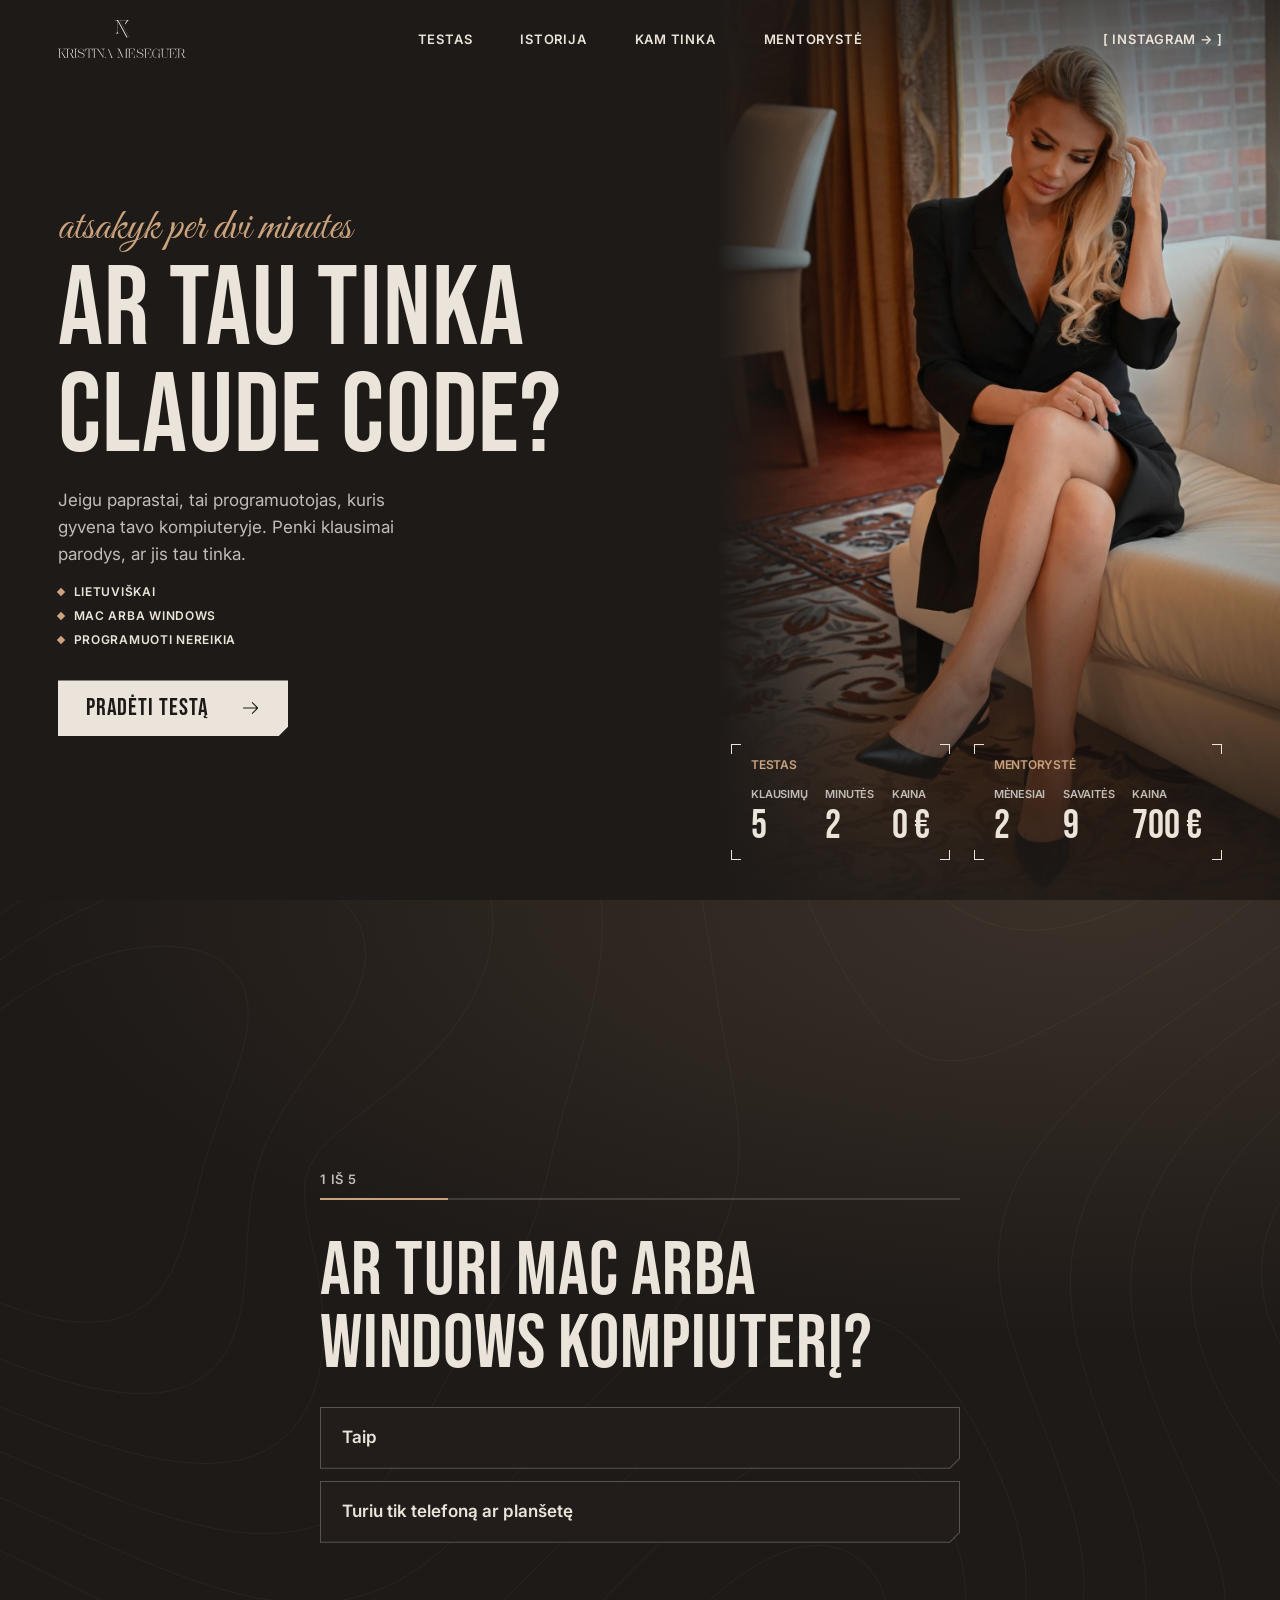
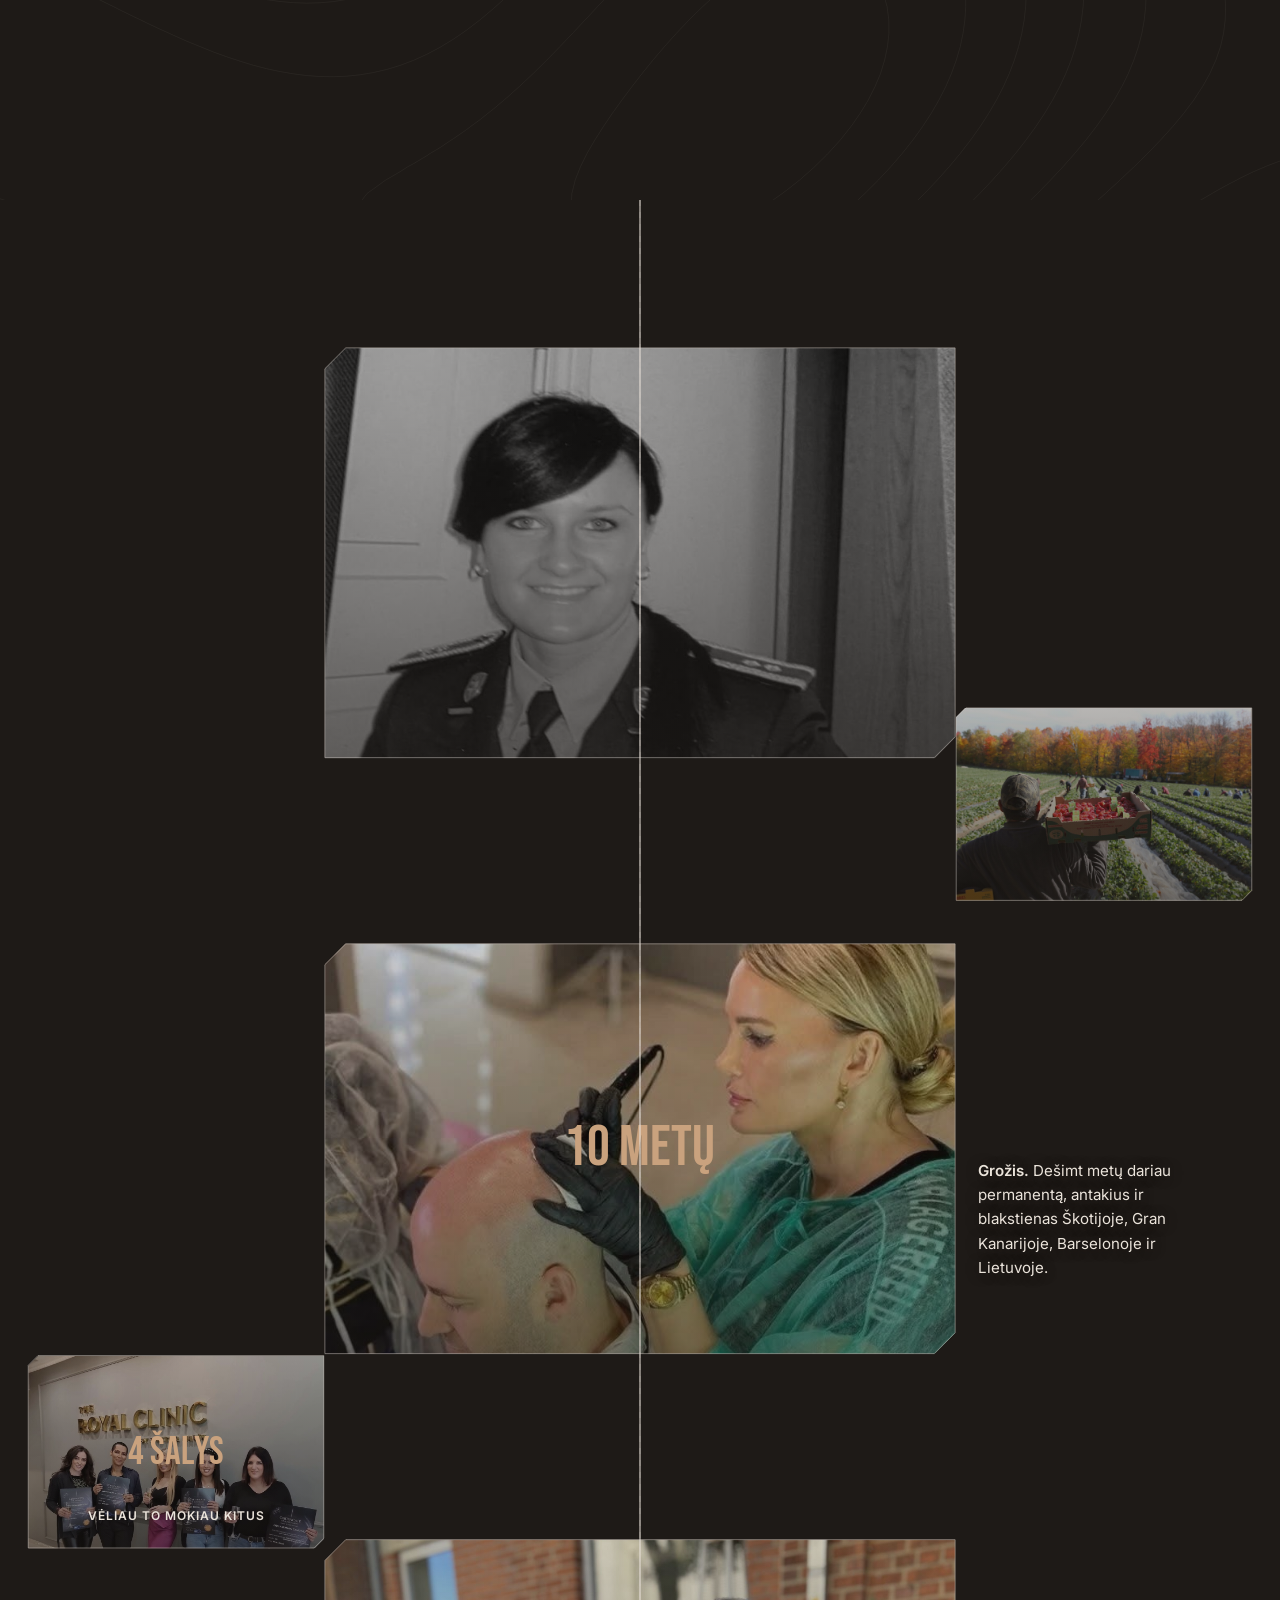
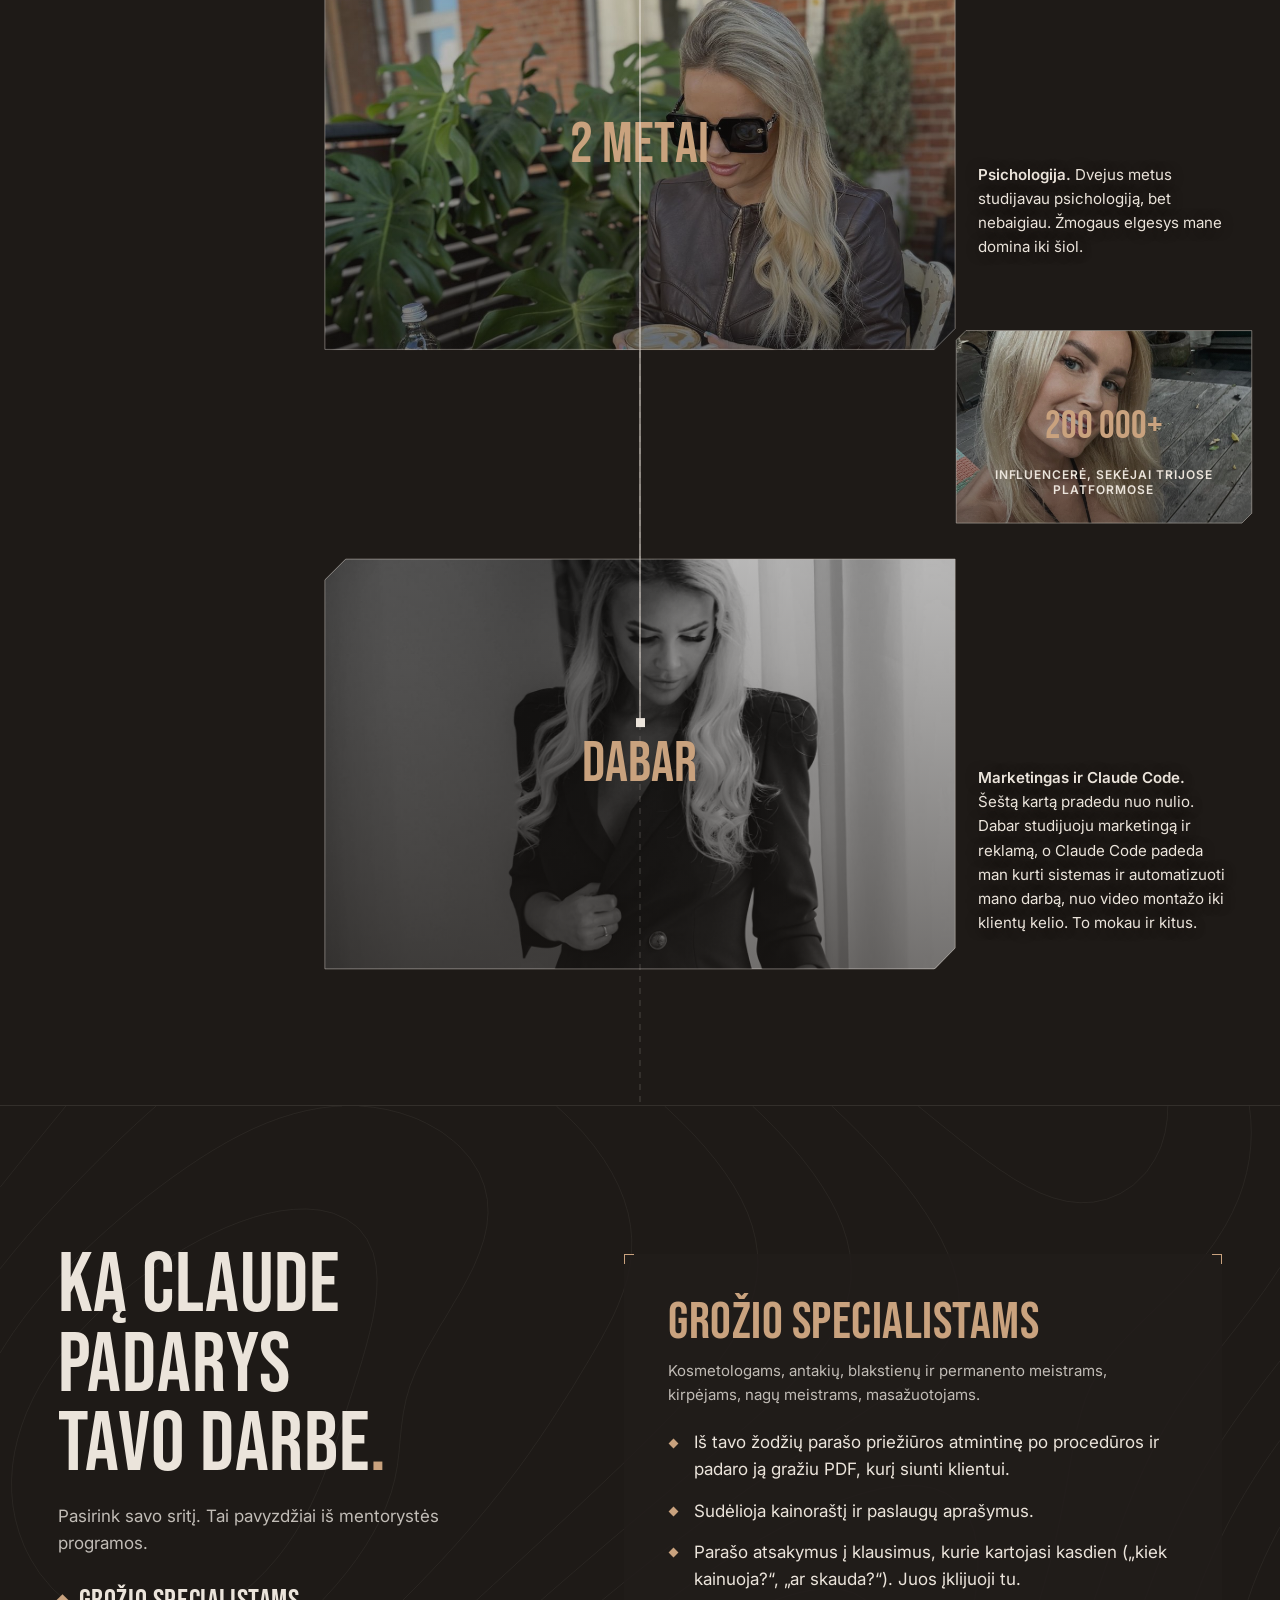
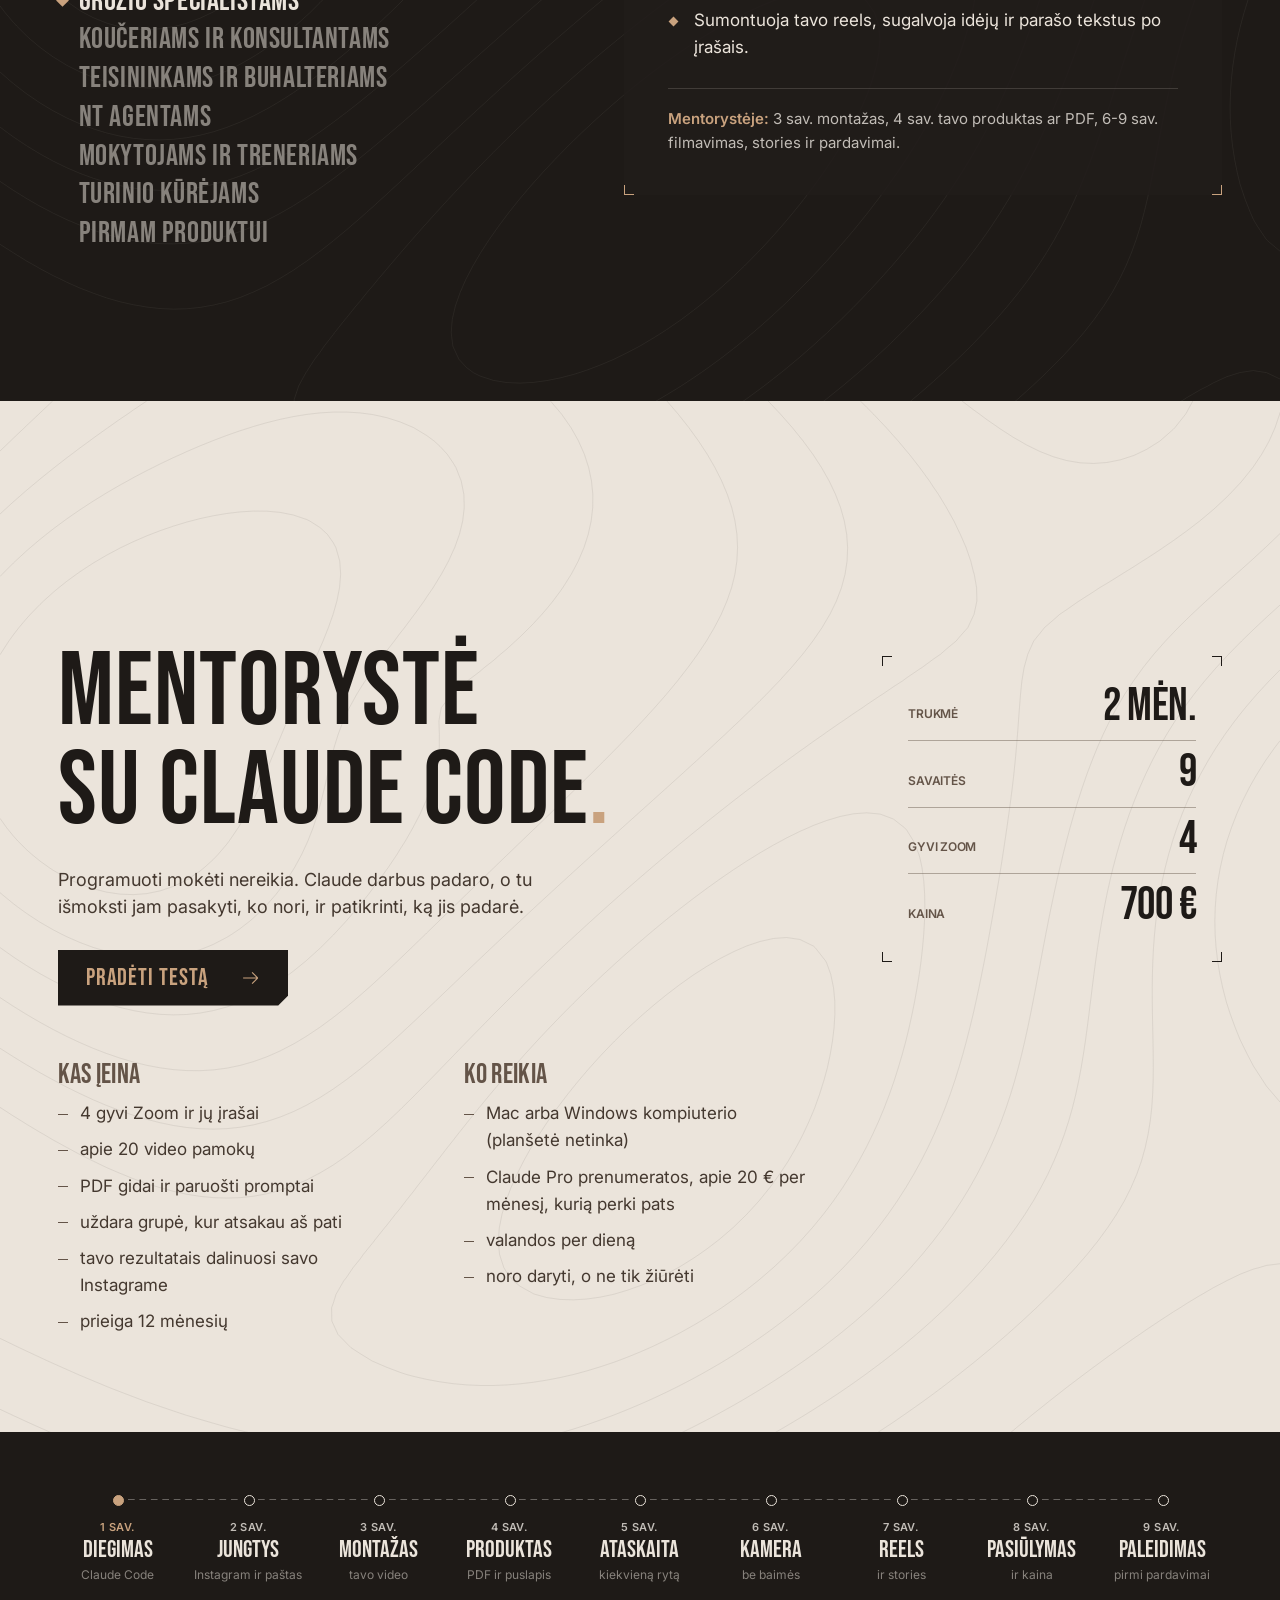
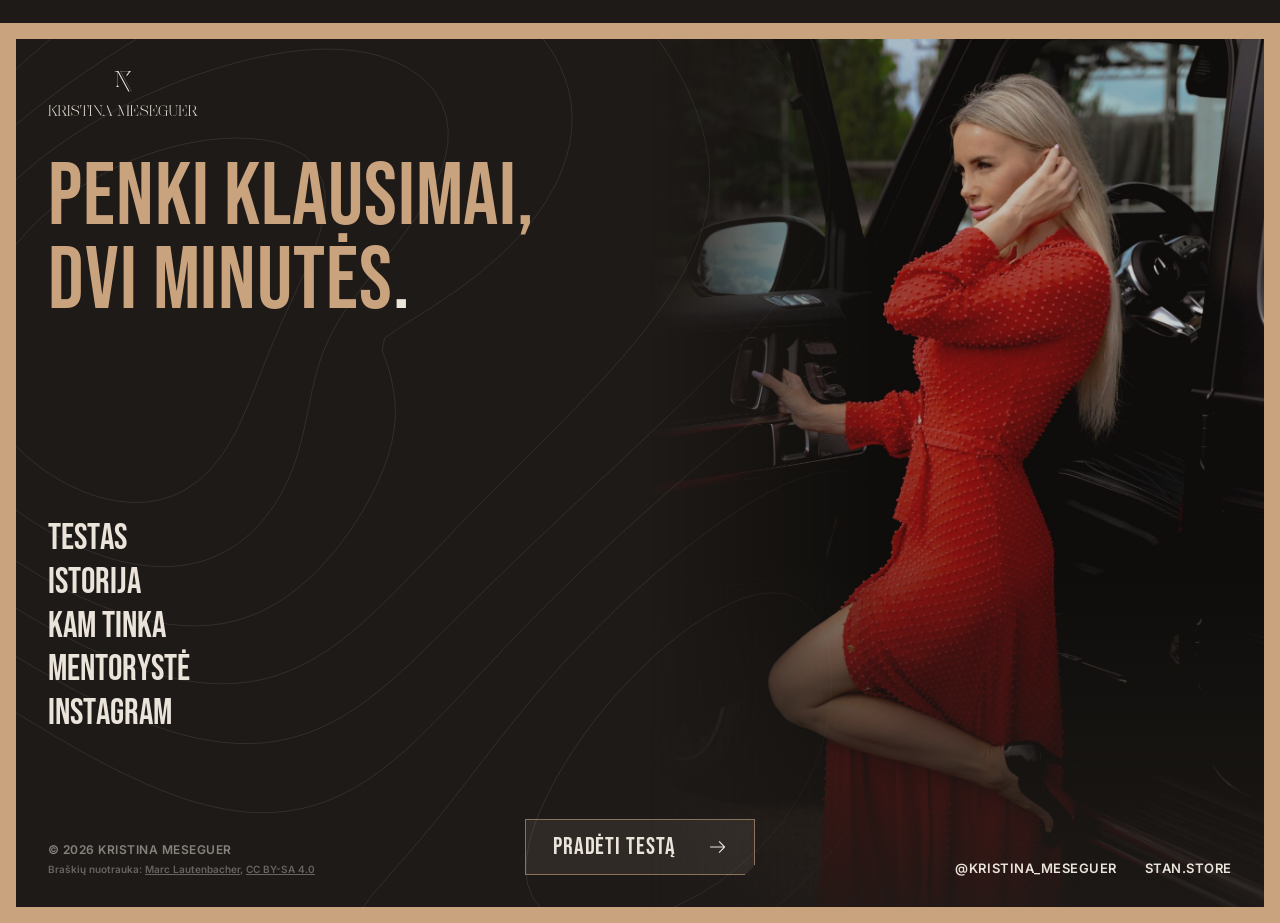
<file: index.html>
<!doctype html>
<html lang="lt">
<head>
  <meta charset="utf-8">
  <meta name="viewport" content="width=device-width, initial-scale=1, viewport-fit=cover">
  <title>Ar tau tinka Claude Code? | Kristina Meseguer</title>
  <meta name="description" content="Penki klausimai ir per dvi minutes sužinosi, ar Claude Code tau tinka ir nuo ko pradėti.">
  <meta name="theme-color" content="#1E1A17">
  <meta property="og:title" content="Ar tau tinka Claude Code?">
  <meta property="og:description" content="Penki klausimai, dvi minutės. Kristina Meseguer">
  <meta property="og:image" content="https://svetaine-kristi3.vercel.app/img/pradzia-m.jpg">
  <meta property="og:url" content="https://svetaine-kristi3.vercel.app/">
  <meta property="og:type" content="website">
  <link rel="icon" href="img/zenklas-kremine.svg" type="image/svg+xml">
  <link rel="preconnect" href="https://fonts.googleapis.com">
  <link rel="preconnect" href="https://fonts.gstatic.com" crossorigin>
  <link href="https://fonts.googleapis.com/css2?family=Bebas+Neue&family=Great+Vibes&family=Inter:wght@400;600&display=swap" rel="stylesheet">
  <link rel="preload" as="image" href="img/pradzia-m.jpg" media="(max-width: 899px)">
  <link rel="preload" as="image" href="img/pradzia.jpg" media="(min-width: 900px)">
  <link rel="stylesheet" href="stilius.css">
  <noscript><style>.uzuolaida { display: none; } [data-split] .u, [data-kyla] { opacity: 1 !important; transform: none !important; }</style></noscript>
</head>
<body>

  <!-- Pakrovimo užuolaida: KM ženklas prisipildo iš viršaus -->
  <div class="uzuolaida" role="status" aria-label="Kraunama" data-uzuolaida>
    <div class="uzuolaida__turinys" data-uzuolaida-turinys>
      <div class="uzuolaida__zenklas"><span class="uzuolaida__pilnas" data-uzuolaida-pilnas></span></div>
      <p class="uzuolaida__vardas">Kristina Meseguer</p>
    </div>
    <div class="uzuolaida__matuoklis"><span data-uzuolaida-matuoklis></span></div>
  </div>

  <!-- Krūva: pirmas ekranas prisispaudžia, testas užvažiuoja ant jo -->
  <div class="kruva">
    <div class="kruva__sluoksnis" data-kruva>
      <div class="kruva__vidus" data-kruva-vidus>
        <header class="pradzia">
          <picture class="pradzia__foto">
            <source media="(min-width: 900px)" srcset="img/pradzia.jpg">
            <img src="img/pradzia-m.jpg" alt="Kristina Meseguer juodu švarku sėdi ant kreminės sofos" width="800" height="1227">
          </picture>

          <div class="virsus" data-kyla data-po-uzuolaidos style="--d:0">
            <a href="#" class="virsus__logo" aria-label="Kristina Meseguer"><img src="img/logo-kremine.svg" alt="" width="150" height="45"></a>
            <nav class="virsus__nav" aria-label="Puslapio dalys">
              <a href="#testas" data-pradeti>Testas</a>
              <a href="#istorija">Istorija</a>
              <a href="#darbai">Kam tinka</a>
              <a href="#mentoryste">Mentorystė</a>
            </nav>
            <a class="virsus__ig" href="https://www.instagram.com/kristina_meseguer/" target="_blank" rel="noopener"><span aria-hidden="true">[ </span>Instagram<span aria-hidden="true"> → ]</span></a>
          </div>

          <div class="pradzia__tekstas">
            <p class="rasytine" data-kyla data-po-uzuolaidos style="--d:120">atsakyk per dvi minutes</p>
            <h1 data-split="words" data-po-uzuolaidos style="--d:180; --s:110">Ar tau tinka Claude Code?</h1>
            <p class="pradzia__sub" data-kyla data-po-uzuolaidos style="--d:560">Jeigu paprastai, tai programuotojas, kuris gyvena tavo kompiuteryje. Penki klausimai parodys, ar jis tau tinka.</p>
            <ul class="meta" aria-label="Svarbiausia">
              <li data-kyla data-po-uzuolaidos style="--d:620">Lietuviškai</li>
              <li data-kyla data-po-uzuolaidos style="--d:750">Mac arba Windows</li>
              <li data-kyla data-po-uzuolaidos style="--d:880">Programuoti nereikia</li>
            </ul>
            <div class="pradzia__veiksmai" data-kyla data-po-uzuolaidos style="--d:1100">
              <a class="mygtukas" href="#testas" data-pradeti>
                <span class="mygtukas__uzlieti" aria-hidden="true"></span>
                <span class="mygtukas__tekstas">Pradėti testą</span>
                <svg class="mygtukas__rodykle" viewBox="0 0 13.7071 10.7071" aria-hidden="true"><path d="M0 5.35355H13M8 10.3536L13 5.35355L8 0.353553" fill="none" stroke="currentColor"/></svg>
              </a>
            </div>
          </div>

          <div class="skydeliai" data-kyla data-po-uzuolaidos style="--d:900">
            <div class="skydelis kampai">
              <p class="skydelis__antraste">Testas</p>
              <dl class="skydelis__sarasas">
                <div><dt>Klausimų</dt><dd data-split="letters" data-po-uzuolaidos style="--d:1000; --s:26">5</dd></div>
                <div><dt>Minutės</dt><dd data-split="letters" data-po-uzuolaidos style="--d:1090; --s:26">2</dd></div>
                <div><dt>Kaina</dt><dd data-split="letters" data-po-uzuolaidos style="--d:1180; --s:26">0 €</dd></div>
              </dl>
            </div>
            <div class="skydelis kampai">
              <p class="skydelis__antraste">Mentorystė</p>
              <dl class="skydelis__sarasas">
                <div><dt>Mėnesiai</dt><dd data-split="letters" data-po-uzuolaidos style="--d:1060; --s:26">2</dd></div>
                <div><dt>Savaitės</dt><dd data-split="letters" data-po-uzuolaidos style="--d:1150; --s:26">9</dd></div>
                <div><dt>Kaina</dt><dd data-split="letters" data-po-uzuolaidos style="--d:1240; --s:26">700 €</dd></div>
              </dl>
            </div>
          </div>
        </header>
      </div>
      <div class="kruva__seselis" data-kruva-seselis aria-hidden="true"></div>
    </div>

    <main>
      <!-- Testas ir rezultatas -->
      <section id="testas" class="testas" aria-label="Testas">
        <canvas class="konturai konturai--testas" data-konturai="0.05" aria-hidden="true"></canvas>
        <div class="testas__fonas" aria-hidden="true"></div>

        <div class="klausimas" data-klausimas>
          <div class="eiga">
            <p class="eiga__tekstas" aria-live="polite"><span data-nr>1</span> iš 5</p>
            <div class="eiga__linija"><span data-eiga></span></div>
          </div>
          <div class="klausimas__turinys" data-turinys>
            <h2 class="klausimas__tekstas" tabindex="-1" data-tekstas></h2>
            <p class="klausimas__pastaba" data-pastaba hidden></p>
            <div class="atsakymai" data-atsakymai role="group"></div>
          </div>
          <button class="tekstinis" type="button" data-atgal hidden>Atgal</button>
        </div>

        <div class="rezultatas" data-rezultatas hidden>
          <p class="rasytine" data-kyla-rez style="--d:0">tavo rezultatas</p>
          <h2 class="rezultatas__pavadinimas" tabindex="-1" data-rez-pavadinimas data-kyla-rez style="--d:80"></h2>
          <p class="rezultatas__balai" data-rez-balai data-kyla-rez style="--d:180"></p>
          <p class="rezultatas__aprasas" data-rez-aprasas data-kyla-rez style="--d:240"></p>
          <p class="rezultatas__pradzia" data-rez-pradzia data-kyla-rez style="--d:300" hidden></p>

          <div class="zinute kampai" data-zinute data-kyla-rez style="--d:420" hidden>
            <p class="zinute__ivadas">Parašyk man Instagram žinutę su šituo tekstu. Atsakysiu pati ir pasakysiu, nuo ko pradėti būtent tau.</p>
            <label class="zinute__etikete" for="veikla">Kuo dirbi?</label>
            <div class="laukas"><input id="veikla" class="zinute__laukas" type="text" maxlength="60" autocomplete="organization-title" placeholder="pvz. grožio salonas, buhalterija" data-veikla></div>
            <p class="zinute__perziura" data-perziura></p>
            <a class="mygtukas" href="https://ig.me/m/kristina_meseguer" target="_blank" rel="noopener" data-rasyti>
              <span class="mygtukas__uzlieti" aria-hidden="true"></span>
              <span class="mygtukas__tekstas">Rašyti Instagram</span>
              <svg class="mygtukas__rodykle" viewBox="0 0 13.7071 10.7071" aria-hidden="true"><path d="M0 5.35355H13M8 10.3536L13 5.35355L8 0.353553" fill="none" stroke="currentColor"/></svg>
            </a>
            <p class="zinute__busena" role="status" data-busena></p>
            <p class="zinute__kaina">Mentorystė: 2 mėnesiai, 9 savaitės, 700 €. Artimiausią datą pasakysiu žinutėje.</p>
          </div>

          <div class="netinka" data-netinka data-kyla-rez style="--d:420" hidden>
            <a class="mygtukas mygtukas--tuscias" href="https://www.instagram.com/kristina_meseguer/" target="_blank" rel="noopener">
              <span class="mygtukas__uzlieti" aria-hidden="true"></span>
              <span class="mygtukas__tekstas">Sekti Instagram</span>
            </a>
          </div>

          <button class="tekstinis" type="button" data-is-naujo data-kyla-rez style="--d:520">Pradėti iš naujo</button>
        </div>
      </section>
    </main>
  </div>

  <!-- Istorija: laiko juosta -->
  <section id="istorija" class="istorija" aria-labelledby="istorija-antraste" data-istorija>
    <h2 id="istorija-antraste" class="istorija__antraste">
      <span data-split="words" style="--s:110">Šeštą kartą</span>
      <span class="istorija__eilute"><span data-split="words" style="--d:130; --s:110">nuo nulio</span><span class="taskas" data-kyla style="--d:240">.</span></span>
    </h2>

    <div class="begis" aria-hidden="true" data-begis>
      <svg preserveAspectRatio="none" data-begis-svg>
        <line class="begis__linija" x1="8" x2="8" y1="0" y2="100%"></line>
        <rect class="begis__eiga" x="7.5" y="0" width="1" height="0" data-begis-eiga></rect>
      </svg>
      <span class="begis__zyme" data-begis-zyme></span>
    </div>

    <ol class="eilutes" data-eilutes>
      <li class="eilute eilute--centras" data-eilute>
        <div class="plokste" data-paralakse="20">
          <div class="plokste__uzpildas"><img src="img/kalejimas.jpg" alt="Kristina pareigūnės uniforma" width="1000" height="1443" loading="lazy" style="object-position: 50% 14%"></div>
          <svg class="plokste__kontura" viewBox="0 0 710 462" preserveAspectRatio="none" aria-hidden="true"><path d="M24 0.5H709.5V438L686 461.5H0.5V24Z"/></svg>
          <p class="plokste__metai" data-split="letters" style="--s:26">5 metai</p>
        </div>
        <p class="eilute__tekstas" data-kyla data-paralakse-tekstas style="--d:220"><strong>Pataisos namai.</strong> Penkerius metus dirbau būrio viršininke, tarp daugiau nei tūkstančio nuteistų vyrų.</p>
      </li>
      <li class="eilute eilute--sonas eilute--desine" data-eilute>
        <div class="plokste" data-paralakse="60">
          <div class="plokste__uzpildas"><img src="img/braskes.jpg" alt="Skynėjai braškių lauke neša dėžes su braškėmis" width="1600" height="1091" loading="lazy" style="object-position: 40% 50%"></div>
          <svg class="plokste__kontura" viewBox="0 0 710 462" preserveAspectRatio="none" aria-hidden="true"><path d="M24 0.5H709.5V438L686 461.5H0.5V24Z"/></svg>
          <p class="plokste__metai" data-split="letters" style="--s:26">5 vasaros</p>
          <p class="plokste__parasas" data-kyla style="--d:300">Atostogas leisdavau Škotijoje, skindama braškes</p>
        </div>
      </li>
      <li class="eilute eilute--centras" data-eilute>
        <div class="plokste" data-paralakse="20">
          <div class="plokste__uzpildas"><img src="img/grozis.jpg" alt="Kristina daro plaukų pigmentaciją klientui" width="779" height="779" loading="lazy" style="object-position: 50% 30%"></div>
          <svg class="plokste__kontura" viewBox="0 0 710 462" preserveAspectRatio="none" aria-hidden="true"><path d="M24 0.5H709.5V438L686 461.5H0.5V24Z"/></svg>
          <p class="plokste__metai" data-split="letters" style="--s:26">10 metų</p>
        </div>
        <p class="eilute__tekstas" data-kyla data-paralakse-tekstas style="--d:220"><strong>Grožis.</strong> Dešimt metų dariau permanentą, antakius ir blakstienas Škotijoje, Gran Kanarijoje, Barselonoje ir Lietuvoje.</p>
      </li>
      <li class="eilute eilute--sonas eilute--kaire" data-eilute>
        <div class="plokste" data-paralakse="60">
          <div class="plokste__uzpildas"><img src="img/mokymai.jpg" alt="Kristina su mokymų dalyvėmis ir jų sertifikatais" width="1100" height="1467" loading="lazy" style="object-position: 50% 32%"></div>
          <svg class="plokste__kontura" viewBox="0 0 710 462" preserveAspectRatio="none" aria-hidden="true"><path d="M24 0.5H709.5V438L686 461.5H0.5V24Z"/></svg>
          <p class="plokste__metai" data-split="letters" style="--s:26">4 šalys</p>
          <p class="plokste__parasas" data-kyla style="--d:300">Vėliau to mokiau kitus</p>
        </div>
      </li>
      <li class="eilute eilute--centras" data-eilute>
        <div class="plokste" data-paralakse="20">
          <div class="plokste__uzpildas"><img src="img/psichologija.jpg" alt="Kristina kavinėje su kava" width="1200" height="1600" loading="lazy" style="object-position: 50% 28%"></div>
          <svg class="plokste__kontura" viewBox="0 0 710 462" preserveAspectRatio="none" aria-hidden="true"><path d="M24 0.5H709.5V438L686 461.5H0.5V24Z"/></svg>
          <p class="plokste__metai" data-split="letters" style="--s:26">2 metai</p>
        </div>
        <p class="eilute__tekstas" data-kyla data-paralakse-tekstas style="--d:220"><strong>Psichologija.</strong> Dvejus metus studijavau psichologiją, bet nebaigiau. Žmogaus elgesys mane domina iki šiol.</p>
      </li>
      <li class="eilute eilute--sonas eilute--desine" data-eilute>
        <div class="plokste" data-paralakse="60">
          <div class="plokste__uzpildas"><img src="img/influencere.jpg" alt="Kristina šypsosi Balyje" width="1100" height="1467" loading="lazy" style="object-position: 50% 22%"></div>
          <svg class="plokste__kontura" viewBox="0 0 710 462" preserveAspectRatio="none" aria-hidden="true"><path d="M24 0.5H709.5V438L686 461.5H0.5V24Z"/></svg>
          <p class="plokste__metai" data-split="letters" style="--s:26">200 000+</p>
          <p class="plokste__parasas" data-kyla style="--d:300">Influencerė, sekėjai trijose platformose</p>
        </div>
      </li>
      <li class="eilute eilute--centras" data-eilute>
        <div class="plokste" data-paralakse="20">
          <div class="plokste__uzpildas"><img src="img/apie.jpg" alt="Kristina Meseguer nespalvotoje nuotraukoje" width="1400" height="1704" loading="lazy" style="object-position: 50% 18%"></div>
          <svg class="plokste__kontura" viewBox="0 0 710 462" preserveAspectRatio="none" aria-hidden="true"><path d="M24 0.5H709.5V438L686 461.5H0.5V24Z"/></svg>
          <p class="plokste__metai" data-split="letters" style="--s:26">Dabar</p>
        </div>
        <p class="eilute__tekstas" data-kyla data-paralakse-tekstas style="--d:220"><strong>Marketingas ir Claude Code.</strong> Šeštą kartą pradedu nuo nulio. Dabar studijuoju marketingą ir reklamą, o Claude Code padeda man kurti sistemas ir automatizuoti mano darbą, nuo video montažo iki klientų kelio. To mokau ir kitus.</p>
      </li>
    </ol>
  </section>

  <!-- Kam tinka: profesijos ir ką Claude padarys -->
  <section id="darbai" class="darbai" aria-labelledby="darbai-antraste">
    <canvas class="konturai" data-konturai="0.06" aria-hidden="true"></canvas>
    <div class="darbai__vidus">
      <div class="darbai__kaire">
        <h2 id="darbai-antraste" class="darbai__antraste">
          <span data-split="words" style="--s:110">Ką Claude padarys</span>
          <span class="darbai__eilute"><span data-split="words" style="--d:130; --s:110">tavo darbe</span><span class="taskas" data-kyla style="--d:240">.</span></span>
        </h2>
        <p class="darbai__ivadas" data-kyla style="--d:320">Pasirink savo sritį. Tai pavyzdžiai iš mentorystės programos.</p>
        <div class="profesijos" role="tablist" aria-label="Profesijos" data-profesijos></div>
      </div>
      <div class="darbai__skydas kampai" data-darbai-skydas role="tabpanel" aria-live="polite"></div>
    </div>
  </section>

  <!-- Mentorystė: vienintelis šviesus blokas -->
  <section id="mentoryste" class="mentoryste" aria-labelledby="mentoryste-antraste">
    <canvas class="konturai" data-konturai="0.16" data-spalva="#87827C" aria-hidden="true"></canvas>
    <canvas class="sachmatai" data-sachmatai aria-hidden="true"></canvas>

    <div class="mentoryste__vidus">
      <div class="mentoryste__kaire">
        <h2 id="mentoryste-antraste" class="mentoryste__antraste">
          <span data-split="words" style="--s:110">Mentorystė</span>
          <span class="mentoryste__eilute"><span data-split="words" style="--d:130; --s:110">su Claude Code</span><span class="taskas" data-kyla style="--d:240">.</span></span>
        </h2>
        <p class="mentoryste__ivadas" data-split="words" style="--d:350; --s:30; --tarpas:0.24em">Programuoti mokėti nereikia. Claude darbus padaro, o tu išmoksti jam pasakyti, ko nori, ir patikrinti, ką jis padarė.</p>
        <div data-kyla style="--d:620">
          <a class="mygtukas mygtukas--tamsus" href="#testas" data-pradeti>
            <span class="mygtukas__uzlieti" aria-hidden="true"></span>
            <span class="mygtukas__tekstas">Pradėti testą</span>
            <svg class="mygtukas__rodykle" viewBox="0 0 13.7071 10.7071" aria-hidden="true"><path d="M0 5.35355H13M8 10.3536L13 5.35355L8 0.353553" fill="none" stroke="currentColor"/></svg>
          </a>
        </div>
        <div class="mentoryste__sarasai">
          <div data-kyla style="--d:200">
            <h3>Kas įeina</h3>
            <ul>
              <li>4 gyvi Zoom ir jų įrašai</li>
              <li>apie 20 video pamokų</li>
              <li>PDF gidai ir paruošti promptai</li>
              <li>uždara grupė, kur atsakau aš pati</li>
              <li>tavo rezultatais dalinuosi savo Instagrame</li>
              <li>prieiga 12 mėnesių</li>
            </ul>
          </div>
          <div data-kyla style="--d:320">
            <h3>Ko reikia</h3>
            <ul>
              <li>Mac arba Windows kompiuterio (planšetė netinka)</li>
              <li>Claude Pro prenumeratos, apie 20 € per mėnesį, kurią perki pats</li>
              <li>valandos per dieną</li>
              <li>noro daryti, o ne tik žiūrėti</li>
            </ul>
          </div>
        </div>
      </div>

      <dl class="skaiciai kampai kampai--tamsus" data-skaiciai>
        <div class="skaiciai__eilute"><dt>Trukmė</dt><dd data-split="letters" style="--d:120; --s:24">2 mėn.</dd></div>
        <div class="skaiciai__eilute"><dt>Savaitės</dt><dd data-split="letters" style="--d:210; --s:24">9</dd></div>
        <div class="skaiciai__eilute"><dt>Gyvi Zoom</dt><dd data-split="letters" style="--d:300; --s:24">4</dd></div>
        <div class="skaiciai__eilute"><dt>Kaina</dt><dd data-split="letters" style="--d:390; --s:24">700 €</dd></div>
      </dl>
    </div>

    <!-- 9 savaitės tamsioje juostoje -->
    <div class="juosta">
      <ol class="savaites" data-savaites>
        <li class="savaite savaite--pradzia" style="--i:0"><span class="savaite__nr">1 sav.</span><span class="savaite__pav">Diegimas</span><span class="savaite__tema">Claude Code</span></li>
        <li class="savaite" style="--i:1"><span class="savaite__nr">2 sav.</span><span class="savaite__pav">Jungtys</span><span class="savaite__tema">Instagram ir paštas</span></li>
        <li class="savaite" style="--i:2"><span class="savaite__nr">3 sav.</span><span class="savaite__pav">Montažas</span><span class="savaite__tema">tavo video</span></li>
        <li class="savaite" style="--i:3"><span class="savaite__nr">4 sav.</span><span class="savaite__pav">Produktas</span><span class="savaite__tema">PDF ir puslapis</span></li>
        <li class="savaite" style="--i:4"><span class="savaite__nr">5 sav.</span><span class="savaite__pav">Ataskaita</span><span class="savaite__tema">kiekvieną rytą</span></li>
        <li class="savaite" style="--i:5"><span class="savaite__nr">6 sav.</span><span class="savaite__pav">Kamera</span><span class="savaite__tema">be baimės</span></li>
        <li class="savaite" style="--i:6"><span class="savaite__nr">7 sav.</span><span class="savaite__pav">Reels</span><span class="savaite__tema">ir stories</span></li>
        <li class="savaite" style="--i:7"><span class="savaite__nr">8 sav.</span><span class="savaite__pav">Pasiūlymas</span><span class="savaite__tema">ir kaina</span></li>
        <li class="savaite" style="--i:8"><span class="savaite__nr">9 sav.</span><span class="savaite__pav">Paleidimas</span><span class="savaite__tema">pirmi pardavimai</span></li>
      </ol>
    </div>
  </section>

  <!-- Apačia: karamelės kraštas, tamsus skydas viduje -->
  <footer class="apacia" data-apacia>
    <div class="apacia__skydas">
      <canvas class="konturai" data-konturai="0.1" aria-hidden="true"></canvas>
    </div>
    <div class="apacia__figura" data-apacia-figura aria-hidden="true">
      <img src="img/kvietimas.jpg" alt="" width="1400" height="2097" loading="lazy">
    </div>

    <img class="apacia__logo" src="img/logo-kremine.svg" alt="Kristina Meseguer" width="160" height="48" loading="lazy" data-kyla style="--d:120">

    <h2 class="apacia__antraste">
      <span data-split="words" style="--s:110">Penki klausimai,</span>
      <span class="apacia__eilute"><span data-split="words" style="--d:130; --s:110">dvi minutės</span><span class="taskas taskas--kremine" data-kyla style="--d:240">.</span></span>
    </h2>

    <nav class="apacia__nav" aria-label="Apačios nuorodos">
      <a href="#testas" data-pradeti data-split="letters" style="--d:260; --s:22">Testas</a>
      <a href="#istorija" data-split="letters" style="--d:340; --s:22">Istorija</a>
      <a href="#darbai" data-split="letters" style="--d:420; --s:22">Kam tinka</a>
      <a href="#mentoryste" data-split="letters" style="--d:500; --s:22">Mentorystė</a>
      <a href="https://www.instagram.com/kristina_meseguer/" target="_blank" rel="noopener" data-split="letters" style="--d:580; --s:22">Instagram</a>
    </nav>

    <div class="apacia__eilute-apacioje">
      <p class="apacia__teises" data-kyla style="--d:640">© 2026 Kristina Meseguer<span class="apacia__saltinis">Braškių nuotrauka: <a href="https://commons.wikimedia.org/wiki/File:Picker_on_a_strawberry_field_in_Quebec,_Canada.jpg" target="_blank" rel="noopener">Marc Lautenbacher</a>, <a href="https://creativecommons.org/licenses/by-sa/4.0/" target="_blank" rel="noopener">CC BY-SA 4.0</a></span></p>
      <div data-kyla style="--d:720">
        <a class="mygtukas mygtukas--tuscias" href="#testas" data-pradeti>
          <span class="mygtukas__uzlieti" aria-hidden="true"></span>
          <span class="mygtukas__tekstas">Pradėti testą</span>
          <svg class="mygtukas__rodykle" viewBox="0 0 13.7071 10.7071" aria-hidden="true"><path d="M0 5.35355H13M8 10.3536L13 5.35355L8 0.353553" fill="none" stroke="currentColor"/></svg>
        </a>
      </div>
      <p class="apacia__nuorodos" data-kyla style="--d:800">
        <a href="https://www.instagram.com/kristina_meseguer/" target="_blank" rel="noopener">@kristina_meseguer</a>
        <a href="https://stan.store/kristina-meseguer" target="_blank" rel="noopener">stan.store</a>
      </p>
    </div>
  </footer>

  <script src="judesys.js"></script>
  <script src="testas.js"></script>
  <script src="darbai.js"></script>
</body>
</html>
</file>
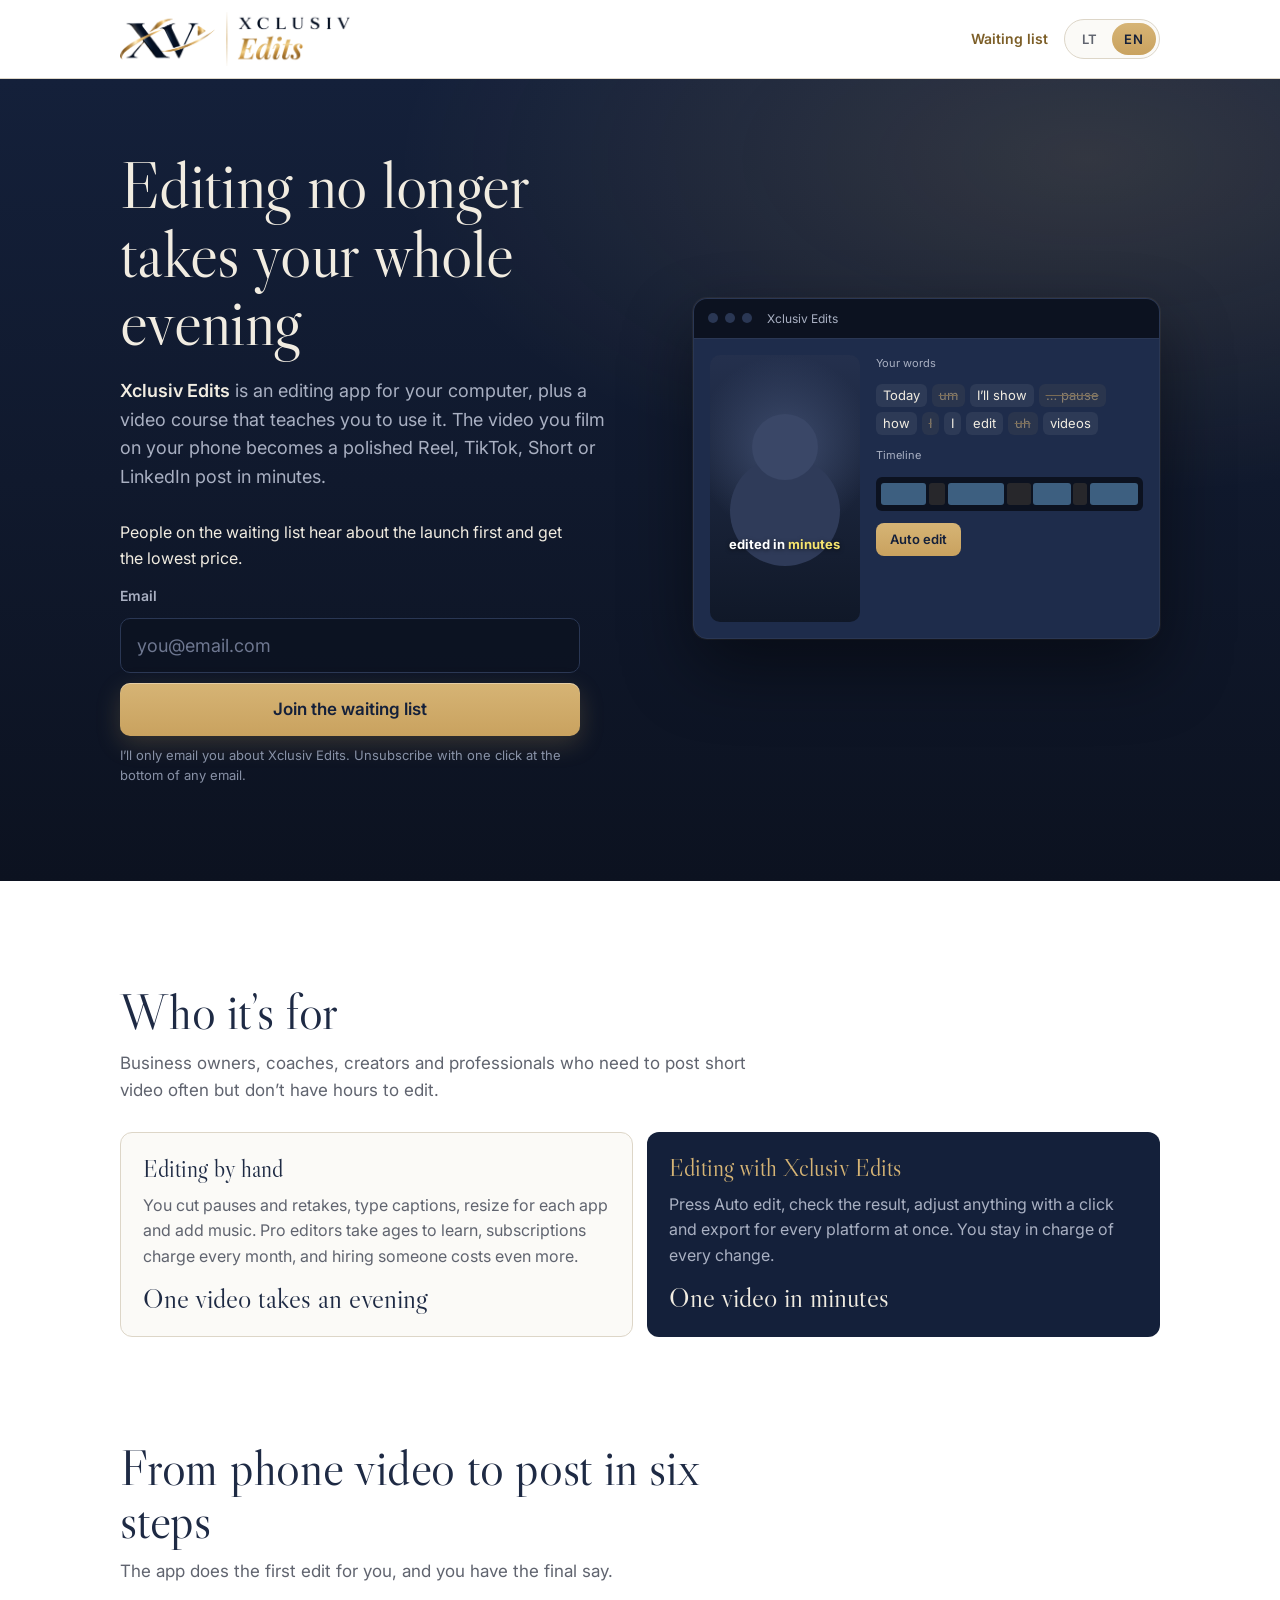
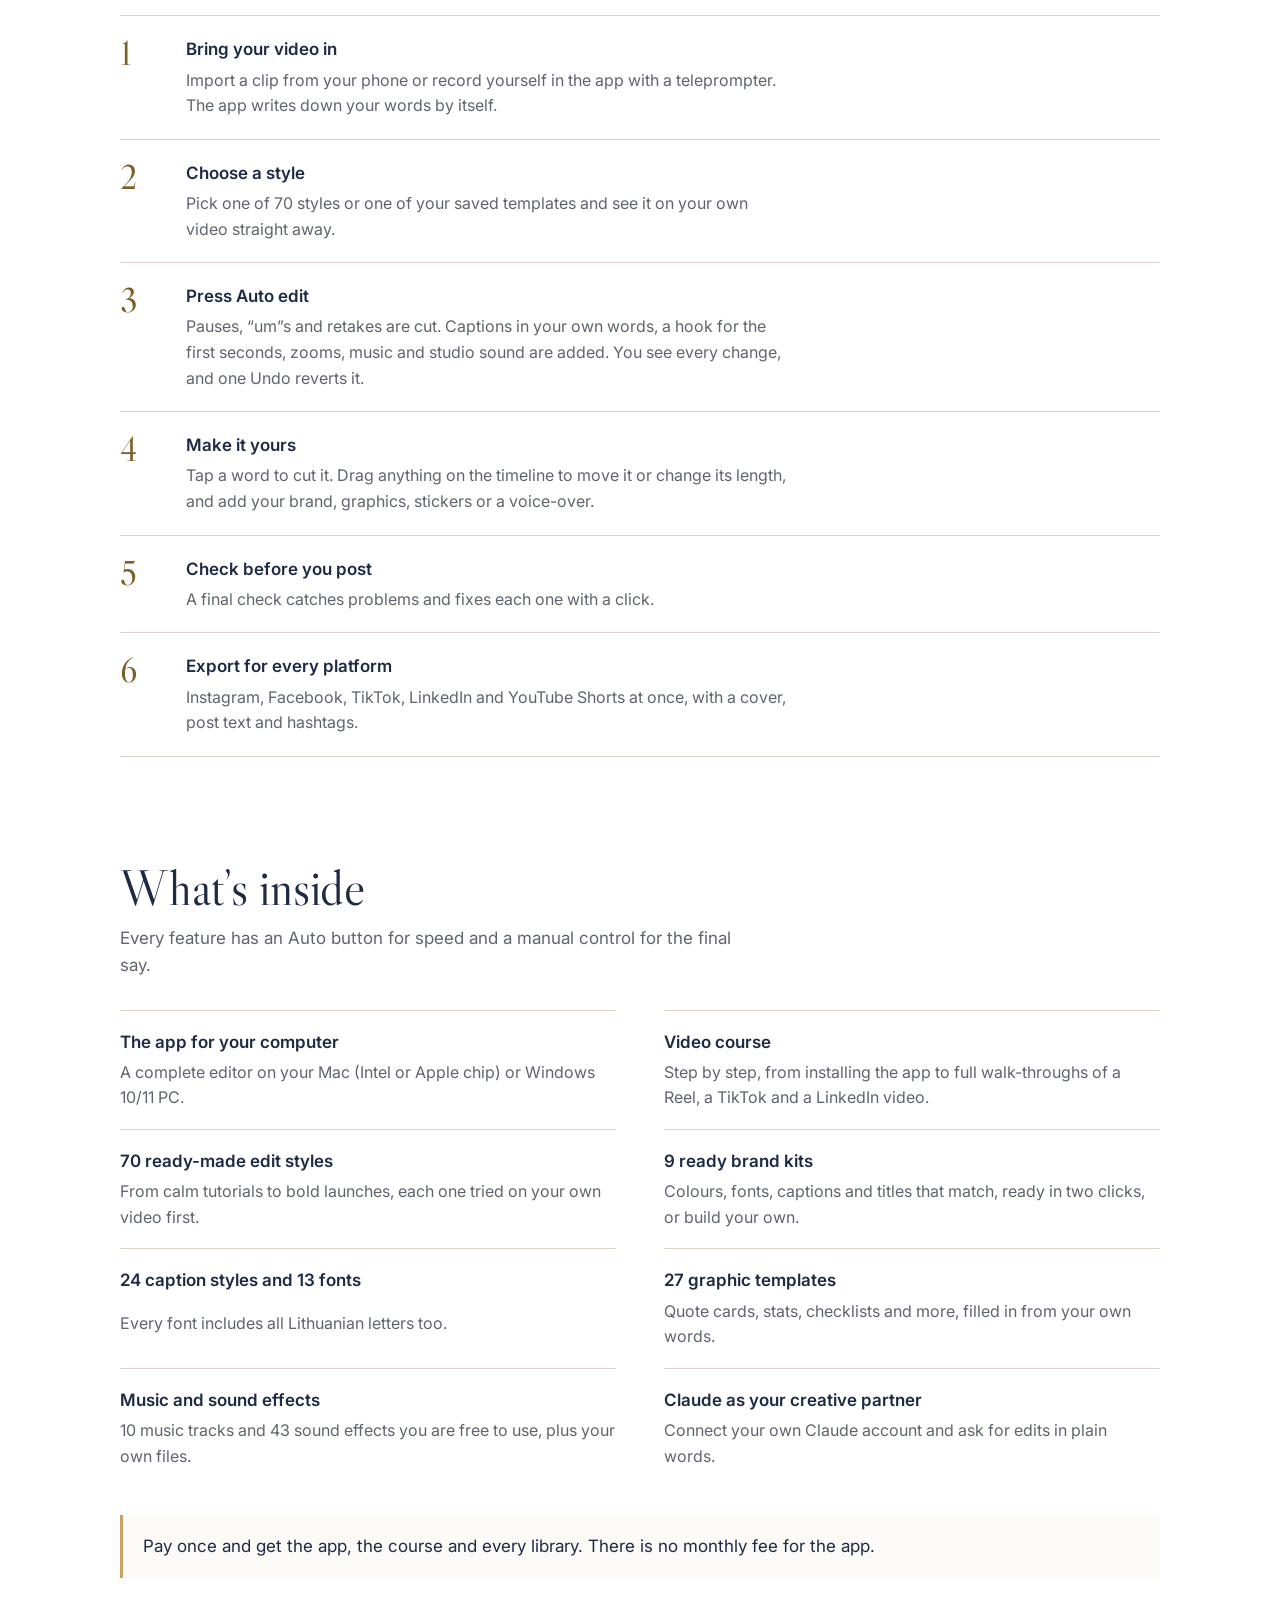
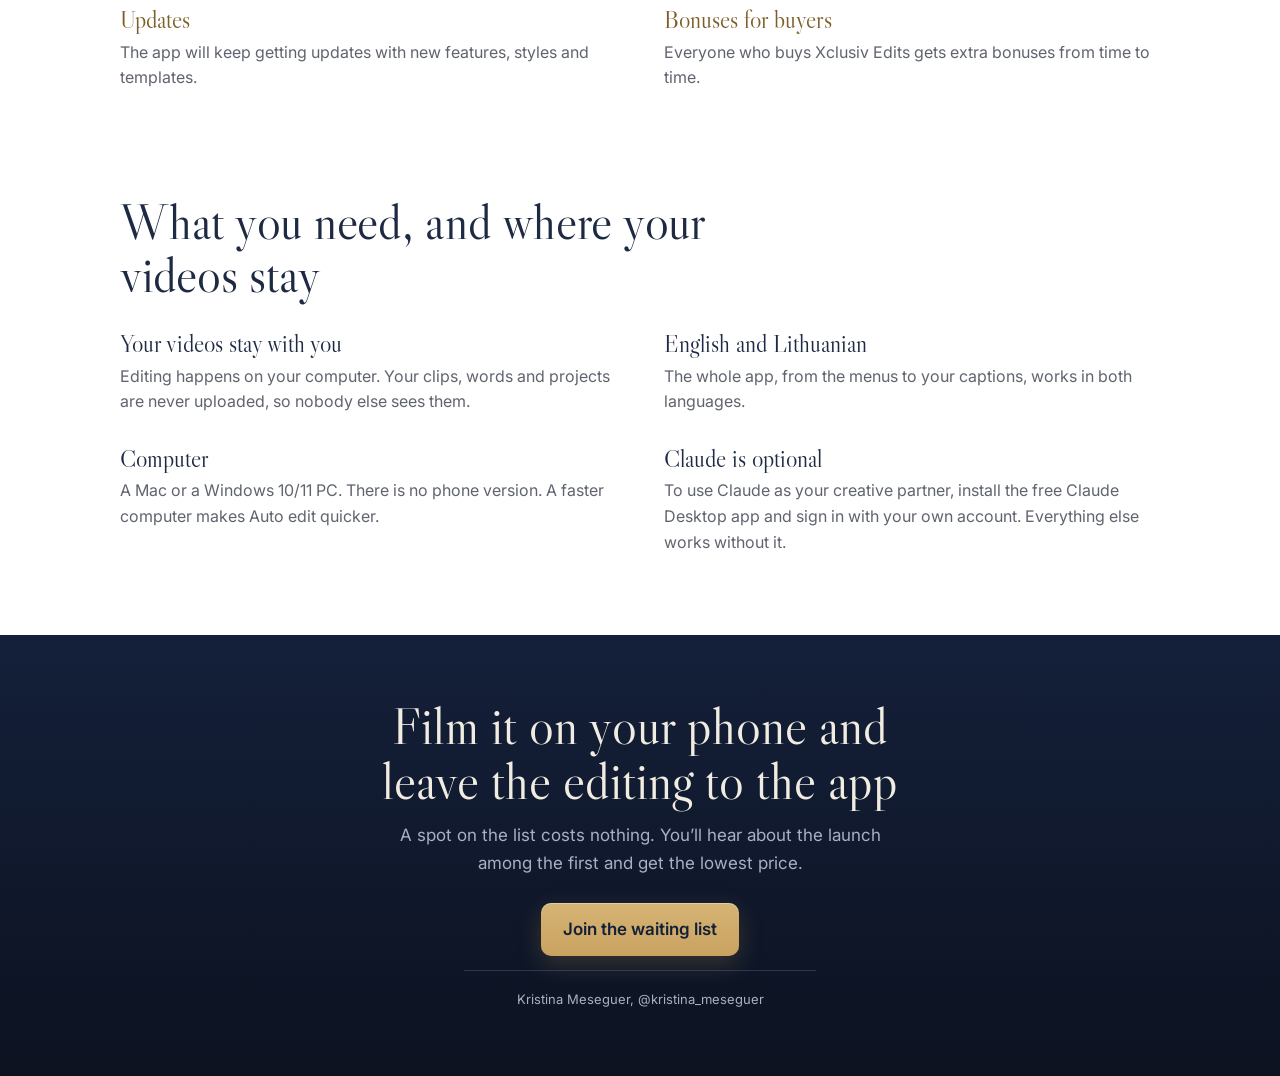
<file: edits/index.html>
<!doctype html>
<html lang="lt">
<head>
  <meta charset="utf-8">
  <meta name="viewport" content="width=device-width, initial-scale=1, viewport-fit=cover">
  <title>Xclusiv Edits | Laukiančiųjų sąrašas</title>
  <meta name="description" content="Montažo programa kompiuteriui ir vaizdo kursas. Nufilmuotas telefonu video per kelias minutes tampa Reels, TikTok, Shorts ir LinkedIn įrašu. Sąrašas sužinos pirmas ir gaus mažiausią kainą.">
  <meta name="theme-color" content="#14203A">
  <meta property="og:title" content="Xclusiv Edits: montažas nebeužims tau viso vakaro">
  <meta property="og:description" content="Įrašyk el. paštą: sąrašas sužinos apie atidarymą pirmas, gaus mažiausią kainą.">
  <meta property="og:url" content="https://xclusiv-edits.vercel.app/">
  <meta property="og:type" content="website">
  <meta property="og:site_name" content="Xclusiv Edits">
  <meta property="og:image" content="https://xclusiv-edits.vercel.app/edits/img/og.jpg">
  <meta property="og:image:width" content="1200">
  <meta property="og:image:height" content="630">
  <meta property="og:image:alt" content="Xclusiv Edits logotipas">
  <meta name="twitter:card" content="summary_large_image">
  <link rel="icon" href="img/zenklas-64.png" type="image/png">
  <link rel="apple-touch-icon" href="img/zenklas-180.png">
  <link rel="preconnect" href="https://fonts.googleapis.com">
  <link rel="preconnect" href="https://fonts.gstatic.com" crossorigin>
  <link href="https://fonts.googleapis.com/css2?family=Libre+Caslon+Display&family=Inter:wght@400;600&display=swap" rel="stylesheet">
  <style>
    /* Spalvos paimtos iš pačios Xclusiv programos (/Applications/Xclusiv.app, CSS kintamieji): naktinė mėlyna + auksas + balta. */
    :root {
      --naktis: #0C1220;        /* --well tamsiame režime */
      --navy: #14203A;          /* --topbar */
      --navy-2: #1E2C4B;        /* --chrome-raised */
      --navy-linija: #2A3754;   /* --chrome-line */
      --rasalas: #1E2A44;       /* --text šviesiame režime */
      --pilka: #60646F;         /* --muted */
      --blyski: #A9B0C2;        /* --chrome-muted */
      --auksas-virsus: #D6B475; /* --gold-top */
      --auksas: #C9A25F;        /* --gold-bottom */
      --auksas-sviesus: #E2C48C;/* --chrome-accent */
      --auksas-tekstas: #7C5E27;/* --accent-text, auksas ant baltos su geru kontrastu */
      --balta: #FFFFFF;
      --popierius: #FBFAF7;     /* --panel */
      --kremas: #F1ECE1;        /* --chrome-text */
      --linija: #DDD6C8;        /* --line */
      --serifas: "Libre Caslon Display", Georgia, "Times New Roman", serif;
      --sans: "Inter", system-ui, -apple-system, sans-serif;
    }
    * { box-sizing: border-box; margin: 0; padding: 0; }
    html { -webkit-text-size-adjust: 100%; scroll-behavior: smooth; }
    body {
      background: var(--balta);
      color: var(--rasalas);
      font: 400 17px/1.6 var(--sans);
      -webkit-font-smoothing: antialiased;
      overflow-x: clip;
    }
    [hidden] { display: none !important; }
    :focus-visible { outline: 2px solid var(--auksas); outline-offset: 3px; }
    .remas { max-width: 1080px; margin: 0 auto; padding: 0 20px; }

    /* ---------- Viršus (naktinė mėlyna) ---------- */
    .virsus {
      background:
        radial-gradient(90% 70% at 85% 10%, rgba(214,180,117,0.16) 0%, rgba(20,32,58,0) 60%),
        linear-gradient(180deg, var(--navy) 0%, var(--naktis) 100%);
      color: var(--kremas);
      padding-bottom: 64px;
    }
    /* Balta juosta su logotipu: logotipas su tamsiai mėlynomis raidėmis, ant navy jo nesimatytų */
    .logo-juosta { background: var(--balta); border-bottom: 1px solid var(--linija); }
    .juosta {
      display: flex; justify-content: space-between; align-items: center; gap: 12px;
      padding-top: max(12px, env(safe-area-inset-top)); padding-bottom: 12px;
    }
    .zenklas { display: block; flex: none; }
    .zenklas img { display: block; height: 48px; width: auto; }
    .juosta a.i-sarasa {
      font-size: 14px; font-weight: 600; color: var(--auksas-tekstas);
      text-decoration: none; white-space: nowrap;
    }

    /* Kalbos jungiklis LT | EN */
    .juosta-desine { display: flex; align-items: center; gap: 16px; }
    .kalbos { display: inline-flex; padding: 3px; border: 1px solid var(--linija); border-radius: 999px; background: var(--popierius); }
    .kalbos button {
      font: 600 13px/1 var(--sans); letter-spacing: 0.04em;
      color: var(--pilka); background: none; border: 0;
      min-width: 44px; min-height: 32px; padding: 0 12px; border-radius: 999px; cursor: pointer;
    }
    .kalbos button[aria-pressed="true"] { color: var(--navy); background: linear-gradient(180deg, var(--auksas-virsus) 0%, var(--auksas) 100%); }
    @media (max-width: 520px) { .juosta a.i-sarasa { display: none; } }

    .herojus { display: grid; gap: 40px; padding-top: 44px; }
    h1 {
      font: 400 clamp(40px, 10.5vw, 66px)/1.04 var(--serifas);
      letter-spacing: -0.01em;
      max-width: 12ch;
    }
    .ivadas { margin-top: 20px; color: var(--blyski); font-size: 18px; max-width: 46ch; }
    .ivadas strong { color: var(--kremas); font-weight: 600; }

    /* Forma */
    .forma { margin-top: 28px; max-width: 460px; scroll-margin-top: 24px; }
    .forma p.kodel { color: var(--kremas); font-size: 16px; margin-bottom: 14px; }
    form { display: grid; gap: 10px; }
    form label { font-size: 14px; font-weight: 600; color: var(--blyski); }
    input[type="email"] {
      width: 100%;
      font: 400 18px/1.2 var(--sans);
      color: var(--kremas);
      background: rgba(12,18,32,0.7);
      border: 1px solid var(--navy-linija);
      border-radius: 10px;
      padding: 16px;
      -webkit-appearance: none; appearance: none;
    }
    input[type="email"]::placeholder { color: #6E7790; }
    input[type="email"]:focus { border-color: var(--auksas); outline: none; }
    .mygtukas {
      display: inline-flex; justify-content: center; align-items: center;
      font: 600 17px/1 var(--sans);
      color: var(--navy);
      background: linear-gradient(180deg, var(--auksas-virsus) 0%, var(--auksas) 100%);
      border: 0; border-radius: 10px;
      padding: 18px 22px;
      cursor: pointer; text-decoration: none;
      box-shadow: inset 0 1px 0 rgba(255,255,255,0.35), 0 8px 24px rgba(201,162,95,0.22);
      transition: filter .2s, transform .15s;
    }
    .mygtukas:hover { filter: brightness(1.06); }
    .mygtukas:active { transform: translateY(1px); }
    .mygtukas:disabled { opacity: 0.6; cursor: wait; }
    .klaida { color: var(--auksas-sviesus); font-size: 15px; }
    .smulkiai { color: #8891A6; font-size: 13px; line-height: 1.5; }
    .medus { position: absolute; left: -9999px; }
    .aciu { padding: 20px; border: 1px solid var(--auksas); border-radius: 12px; background: rgba(214,180,117,0.07); }
    .aciu h2 { font: 400 30px/1.1 var(--serifas); color: var(--kremas); margin-bottom: 8px; }
    .aciu p { color: var(--blyski); font-size: 16px; }
    .aciu p + p { margin-top: 8px; }
    .aciu a { color: var(--auksas-sviesus); }

    /* Programos lango maketas: vienintelis „garsus“ elementas puslapyje */
    .langas {
      background: var(--navy-2);
      border: 1px solid var(--navy-linija);
      border-radius: 14px;
      box-shadow: 0 30px 70px rgba(0,0,0,0.45), 0 0 0 1px rgba(214,180,117,0.08);
      overflow: hidden;
      max-width: 520px;
    }
    .langas-virsus {
      display: flex; align-items: center; gap: 7px;
      padding: 10px 14px;
      background: var(--naktis);
      border-bottom: 1px solid var(--navy-linija);
      font-size: 12px; color: var(--blyski);
    }
    .langas-virsus i { width: 10px; height: 10px; border-radius: 50%; background: var(--navy-linija); }
    .langas-virsus span { margin-left: 8px; }
    .langas-turinys { display: grid; grid-template-columns: 116px 1fr; gap: 16px; padding: 16px; }
    .kadras {
      position: relative; aspect-ratio: 9 / 16; border-radius: 10px; overflow: hidden;
      background:
        radial-gradient(60% 34% at 50% 34%, #3D4B6C 0%, rgba(61,75,108,0) 100%),
        linear-gradient(180deg, #24304D 0%, #101828 100%);
    }
    .kadras::before { /* žmogaus siluetas */
      content: ""; position: absolute; left: 50%; top: 22%; width: 44%; aspect-ratio: 1;
      transform: translateX(-50%); border-radius: 50%; background: #3A4767;
      box-shadow: 0 64px 0 22px #2F3B59;
    }
    .titras {
      position: absolute; left: 6px; right: 6px; bottom: 26%;
      text-align: center; font: 700 11px/1.2 var(--sans); color: #fff;
      text-shadow: 0 1px 4px rgba(0,0,0,0.6);
    }
    .titras b { color: #F6E46E; font-weight: 700; }
    .sonas { display: grid; gap: 12px; align-content: start; min-width: 0; }
    .sonas .pav { font-size: 11px; color: var(--blyski); }
    .zodziai { display: flex; flex-wrap: wrap; gap: 5px; font-size: 13px; line-height: 1; }
    .zodziai span { padding: 5px 7px; border-radius: 6px; background: rgba(241,236,225,0.07); color: var(--kremas); }
    .zodziai .iskirpti { color: var(--auksas-sviesus); background: rgba(214,180,117,0.12); }
    .laiko-juosta { position: relative; height: 34px; border-radius: 6px; background: var(--naktis); overflow: hidden; }
    .laiko-juosta span { position: absolute; top: 6px; bottom: 6px; border-radius: 3px; background: #3D5F80; }
    .laiko-juosta span.k { background: rgba(214,180,117,0.55); }
    .auto {
      justify-self: start;
      font: 600 13px/1 var(--sans); color: var(--navy);
      padding: 10px 14px; border-radius: 8px;
      background: linear-gradient(180deg, var(--auksas-virsus) 0%, var(--auksas) 100%);
    }

    /* Vienas orkestruotas momentas: „Auto montažas“ iškerpa pauzes ir „ėėė“, tada atsiranda subtitras */
    @media (prefers-reduced-motion: no-preference) {
      .auto { animation: paspaudimas 0.4s ease 0.9s both; }
      .zodziai .iskirpti { animation: iskerpa 0.5s ease 1.25s both; }
      .laiko-juosta span.k { animation: dingsta 0.5s ease 1.25s both; }
      .titras { animation: atsiranda 0.6s ease 1.8s both; }
    }
    @media (prefers-reduced-motion: reduce) {
      html { scroll-behavior: auto; }
    }
    /* Be animacijos galutinė būsena ta pati: iškirpti žodžiai perbraukti */
    .zodziai .iskirpti { text-decoration: line-through; text-decoration-color: var(--auksas); opacity: 0.55; }
    .laiko-juosta span.k { opacity: 0.25; }
    @keyframes paspaudimas { 0% { transform: none } 50% { transform: scale(0.94); filter: brightness(1.15) } 100% { transform: none } }
    @keyframes iskerpa {
      from { text-decoration-color: transparent; opacity: 1 }
      to { text-decoration-color: var(--auksas); opacity: 0.55 }
    }
    @keyframes dingsta { from { opacity: 1 } to { opacity: 0.25 } }
    @keyframes atsiranda { from { opacity: 0; transform: translateY(6px) } to { opacity: 1; transform: none } }

    /* ---------- Baltos dalys ---------- */
    section { padding: 72px 0 0; }
    h2.skyrius { font: 400 clamp(34px, 8vw, 50px)/1.05 var(--serifas); letter-spacing: -0.005em; max-width: 20ch; }
    .po { margin-top: 12px; color: var(--pilka); max-width: 58ch; }

    .palyginimas { display: grid; gap: 14px; margin-top: 28px; }
    .palyginimas > div { padding: 22px; border-radius: 12px; }
    .palyginimas .rankomis { background: var(--popierius); border: 1px solid var(--linija); }
    .palyginimas .su { background: var(--navy); color: var(--kremas); }
    .palyginimas h3 { font: 400 24px/1.15 var(--serifas); margin-bottom: 10px; }
    .palyginimas .su h3 { color: var(--auksas-virsus); }
    .palyginimas p { font-size: 16px; }
    .palyginimas .rankomis p { color: var(--pilka); }
    .palyginimas .su p { color: var(--blyski); }
    .palyginimas .laikas { display: block; margin-top: 14px; font: 400 28px/1.1 var(--serifas); }
    .palyginimas .rankomis .laikas { color: var(--rasalas); }
    .palyginimas .su .laikas { color: var(--kremas); }

    /* Žingsniai tikrai yra seka, todėl numeruoti */
    .zingsniai { list-style: none; margin-top: 30px; border-top: 1px solid var(--linija); }
    .zingsniai li {
      display: grid; grid-template-columns: 52px 1fr; gap: 14px;
      padding: 20px 0; border-bottom: 1px solid var(--linija);
    }
    .zingsniai .nr { font: 400 34px/1 var(--serifas); color: var(--auksas-tekstas); }
    .zingsniai b { display: block; font-weight: 600; margin-bottom: 4px; }
    .zingsniai p { color: var(--pilka); font-size: 16px; max-width: 60ch; }

    .viduje { display: grid; gap: 0; margin-top: 30px; }
    .viduje div { padding: 18px 0; border-top: 1px solid var(--linija); display: grid; gap: 4px; }
    .viduje dt { font-weight: 600; }
    .viduje dd { color: var(--pilka); font-size: 16px; }
    .vienas-kartas {
      margin-top: 28px; padding: 18px 20px;
      border-left: 3px solid var(--auksas);
      background: var(--popierius);
      font-size: 17px;
    }

    .reikia { display: grid; gap: 22px; margin-top: 30px; }
    .priedai { margin-top: 28px; }
    .priedai h3 { color: var(--auksas-tekstas); }
    .reikia h3 { font: 400 24px/1.15 var(--serifas); margin-bottom: 6px; }
    .reikia p { color: var(--pilka); font-size: 16px; }

    /* ---------- Apačia ---------- */
    .pabaiga {
      margin-top: 80px;
      background: linear-gradient(180deg, var(--navy) 0%, var(--naktis) 100%);
      color: var(--kremas);
      padding: 64px 0 max(40px, env(safe-area-inset-bottom));
      text-align: center;
    }
    .pabaiga h2 { font: 400 clamp(34px, 8vw, 52px)/1.05 var(--serifas); max-width: 18ch; margin: 0 auto; }
    .pabaiga p { color: var(--blyski); margin: 14px auto 26px; max-width: 44ch; }
    .parase { margin-top: 56px; padding-top: 18px; border-top: 1px solid var(--navy-linija); font-size: 13px; color: #8891A6; }
    .parase a { color: var(--blyski); text-decoration: none; }

    /* ---------- Platesnis ekranas ---------- */
    @media (min-width: 900px) {
      .herojus { grid-template-columns: 1.05fr 0.95fr; align-items: center; gap: 56px; padding-top: 72px; }
      .zenklas img { height: 54px; }
      .virsus { padding-bottom: 96px; }
      .langas { justify-self: end; width: 100%; }
      .langas-turinys { grid-template-columns: 150px 1fr; }
      .titras { font-size: 13px; }
      section { padding-top: 104px; }
      .palyginimas { grid-template-columns: 1fr 1fr; }
      .viduje { grid-template-columns: 1fr 1fr; column-gap: 48px; }
      .reikia { grid-template-columns: repeat(2, 1fr); column-gap: 48px; row-gap: 30px; }
    }
    @media (max-width: 380px) {
      .langas-turinys { grid-template-columns: 96px 1fr; gap: 12px; padding: 12px; }
      .zodziai { font-size: 12px; }
    }
  </style>
</head>
<body>
  <div class="logo-juosta">
      <div class="remas juosta">
        <a class="zenklas" href="#"><img src="img/logo.png" alt="Xclusiv Edits" width="960" height="225"></a>
        <div class="juosta-desine">
          <a class="i-sarasa" href="#sarasas" data-t="nav">Laukiančiųjų sąrašas</a>
          <div class="kalbos" role="group" aria-label="Kalba" data-kalbos>
            <button type="button" data-kalba="lt" aria-pressed="true" lang="lt">LT</button>
            <button type="button" data-kalba="en" aria-pressed="false" lang="en">EN</button>
          </div>
        </div>
      </div>
  </div>

  <header class="virsus">
    <div class="remas">
      <div class="herojus">
        <div>
          <h1 data-t="h1">Montažas nebeužims tau viso vakaro</h1>
          <p class="ivadas" data-t="ivadas"><strong>Xclusiv Edits</strong> yra montažo programa tavo kompiuteriui ir vaizdo kursas, kuris išmoko ja naudotis. Video, kurį nufilmavai telefonu, per kelias minutes tampa gražiu Reels, TikTok, Shorts ar LinkedIn įrašu.</p>

          <div class="forma" id="sarasas">
            <div data-forma-blokas>
              <p class="kodel" data-t="kodel">Sąraše esantys žmonės pirmieji sužinos apie atidarymą, gaus mažiausią kainą.</p>
              <form data-forma novalidate>
                <label for="pastas" data-t="label">El. paštas</label>
                <input id="pastas" name="email" type="email" inputmode="email" autocomplete="email" placeholder="tavo@pastas.lt" required>
                <input class="medus" name="svetaine" type="text" tabindex="-1" autocomplete="off" aria-hidden="true">
                <button class="mygtukas" type="submit" data-mygtukas data-t="cta">Įrašyti mane į sąrašą</button>
                <p class="klaida" data-klaida role="alert" hidden></p>
                <p class="smulkiai" data-t="smulkiai">Rašysiu tik apie Xclusiv Edits. Atsisakyti galima vienu paspaudimu kiekvieno laiško apačioje.</p>
              </form>
            </div>
            <div class="aciu" data-aciu hidden tabindex="-1">
              <h2 data-t="aciu-h">Tu sąraše</h2>
              <p data-t="aciu-1">Kai atidarysim, laišką su mažiausia kaina gausi tarp pirmųjų. Jei per kelias dienas nieko nematysi, pažiūrėk į „Reklamos“ arba „Šlamšto“ aplanką.</p>
              <p data-t="aciu-2">O kol kas mano kasdienybę rasi <a href="https://www.instagram.com/kristina_meseguer/">Instagrame</a>.</p>
            </div>
          </div>
        </div>

        <div class="langas" aria-hidden="true">
          <div class="langas-virsus"><i></i><i></i><i></i><span>Xclusiv Edits</span></div>
          <div class="langas-turinys">
            <div class="kadras"><p class="titras" data-t="m-titras">sumontuota per <b>kelias minutes</b></p></div>
            <div class="sonas">
              <p class="pav" data-t="m-zodziai">Tavo žodžiai</p>
              <p class="zodziai" data-t="m-juosta-zodziai"><span>Šiandien</span><span class="iskirpti">ėėė</span><span>parodysiu</span><span class="iskirpti">… pauzė</span><span>kaip</span><span class="iskirpti">aš</span><span>aš</span><span>montuoju</span><span class="iskirpti">nu</span><span>video</span></p>
              <p class="pav" data-t="m-laikas">Laiko juosta</p>
              <div class="laiko-juosta">
                <span style="left:2%;width:17%"></span><span class="k" style="left:20%;width:6%"></span>
                <span style="left:27%;width:21%"></span><span class="k" style="left:49%;width:9%"></span>
                <span style="left:59%;width:14%"></span><span class="k" style="left:74%;width:5%"></span>
                <span style="left:80%;width:18%"></span>
              </div>
              <span class="auto" data-t="m-auto">Auto montažas</span>
            </div>
          </div>
        </div>
      </div>
    </div>
  </header>

  <main class="remas">
    <section>
      <h2 class="skyrius" data-t="kam-h">Kam tai</h2>
      <p class="po" data-t="kam-po">Verslininkams, koučeriams, kūrėjams ir specialistams, kuriems reikia dažnai kelti trumpus video, bet nėra valandų montažui.</p>
      <div class="palyginimas">
        <div class="rankomis">
          <h3 data-t="rank-h">Kai montuoji rankomis</h3>
          <p data-t="rank-p">Iškerpi pauzes ir pakartojimus, surašai subtitrus, pritaikai dydį kiekvienai programai ir uždedi muziką. Brangios programos ilgai mokytis, prenumeratos kas mėnesį, o samdyti žmogų kainuoja dar daugiau.</p>
          <span class="laikas" data-t="rank-l">Vienas video suėda vakarą</span>
        </div>
        <div class="su">
          <h3 data-t="su-h">Kai montuoja Xclusiv Edits</h3>
          <p data-t="su-p">Paspaudi „Auto montažas“, peržiūri rezultatą, pataisai, ką nori, vienu paspaudimu ir išsaugai visoms platformoms iš karto. Kiekvieną pakeitimą vis tiek valdai tu.</p>
          <span class="laikas" data-t="su-l">Vienas video per kelias minutes</span>
        </div>
      </div>
    </section>

    <section>
      <h2 class="skyrius" data-t="zing-h">Nuo telefono video iki įrašo per šešis žingsnius</h2>
      <p class="po" data-t="zing-po">Pirmą montažą programa padaro už tave, o tu tik pasakai paskutinį žodį.</p>
      <ol class="zingsniai">
        <li><span class="nr">1</span><div data-t="z1"><b>Įsikeli video</b><p>Įkeli klipą iš telefono arba nusifilmuoji programoje su teleprompteriu. Programa pati užrašo tavo žodžius.</p></div></li>
        <li><span class="nr">2</span><div data-t="z2"><b>Pasirenki stilių</b><p>Išsirenki vieną iš 70 stilių arba savo išsaugotą šabloną ir iš karto pamatai jį ant savo video.</p></div></li>
        <li><span class="nr">3</span><div data-t="z3"><b>Paspaudi „Auto montažas“</b><p>Pauzės, „ėėė“ ir pakartojimai iškerpami. Atsiranda subtitrai tavo žodžiais, kabliukas pirmoms sekundėms, priartinimai, muzika ir švarus garsas. Matai kiekvieną pakeitimą, o vienas „Atšaukti“ viską grąžina.</p></div></li>
        <li><span class="nr">4</span><div data-t="z4"><b>Pasidarai savaip</b><p>Paspaudi žodį, ir jis iškerpamas. Laiko juostoje bet ką pertempi ar sutrumpini, pridedi savo brendą, grafiką, lipdukus ar įgarsinimą.</p></div></li>
        <li><span class="nr">5</span><div data-t="z5"><b>Patikrini prieš skelbiant</b><p>Galutinė patikra randa klaidas ir kiekvieną pataiso vienu paspaudimu.</p></div></li>
        <li><span class="nr">6</span><div data-t="z6"><b>Išsaugai visoms platformoms</b><p>Instagram, Facebook, TikTok, LinkedIn ir YouTube Shorts vienu kartu, su viršeliu, įrašo tekstu ir grotažymėmis.</p></div></li>
      </ol>
    </section>

    <section>
      <h2 class="skyrius" data-t="vid-h">Kas viduje</h2>
      <p class="po" data-t="vid-po">Kiekviena funkcija turi automatinį mygtuką greičiui ir rankinį valdymą, kai sprendimą nori priimti savo rankomis.</p>
      <dl class="viduje">
        <div data-t="v1"><dt>Programa kompiuteriui</dt><dd>Pilnas montažo įrankis tavo Mac (Intel arba Apple procesorius) ar Windows 10/11 kompiuteryje.</dd></div>
        <div data-t="v2"><dt>Vaizdo kursas</dt><dd>Žingsnis po žingsnio nuo programos įdiegimo iki Reels, TikTok ir LinkedIn video nuo pradžios iki galo.</dd></div>
        <div data-t="v3"><dt>70 paruoštų montažo stilių</dt><dd>Nuo ramių pamokų iki drąsių paleidimų, kiekvieną pirma išbandai ant savo video.</dd></div>
        <div data-t="v4"><dt>9 brendo rinkiniai</dt><dd>Spalvos, šriftai, subtitrai ir antraštės, kurios dera tarpusavyje. Įsijungia per du paspaudimus, arba susikuri savo.</dd></div>
        <div data-t="v5"><dt>24 subtitrų stiliai ir 13 šriftų</dt><dd>Kiekvienas šriftas turi visas lietuviškas raides.</dd></div>
        <div data-t="v6"><dt>27 grafikos šablonai</dt><dd>Citatos, skaičiai, sąrašai ir kitos kortelės, užpildomos tavo žodžiais.</dd></div>
        <div data-t="v7"><dt>Muzika ir garsai</dt><dd>10 melodijų ir 43 garso efektai, kuriuos galima naudoti laisvai, plius tavo failai.</dd></div>
        <div data-t="v8"><dt>Claude kaip kūrybinis partneris</dt><dd>Prisijungi savo Claude paskyrą ir paprastais žodžiais paprašai pakeitimų.</dd></div>
      </dl>
      <p class="vienas-kartas" data-t="vienas">Moki vieną kartą ir gauni programą, kursą ir visas bibliotekas. Mėnesinio mokesčio programai nėra.</p>
      <div class="reikia priedai">
        <div data-t="atn"><h3>Atnaujinimai</h3><p>Programa bus nuolat atnaujinama: atsiras naujų funkcijų, stilių ir šablonų.</p></div>
        <div data-t="bon"><h3>Bonusai pirkėjams</h3><p>Kas įsigis Xclusiv Edits, kas kurį laiką gaus papildomų bonusų.</p></div>
      </div>
    </section>

    <section>
      <h2 class="skyrius" data-t="r-h">Ko reikia ir kur lieka tavo video</h2>
      <div class="reikia">
        <div data-t="r1"><h3>Video lieka pas tave</h3><p>Montuojama tavo kompiuteryje. Klipai, žodžiai ir projektai niekur nekeliami, todėl niekas jų nemato.</p></div>
        <div data-t="r2"><h3>Lietuviškai ir angliškai</h3><p>Visa programa, nuo meniu iki subtitrų, veikia abiem kalbomis, o lietuviškos raidės lieka tikslios.</p></div>
        <div data-t="r3"><h3>Kompiuteris</h3><p>Mac arba Windows 10/11. Telefone programos nėra. Kuo greitesnis kompiuteris, tuo greičiau veikia automatinis montažas.</p></div>
        <div data-t="r4"><h3>Claude nebūtinas</h3><p>Jei nori Claude kaip partnerio, įsidiegi nemokamą Claude Desktop programą ir prisijungi savo paskyra. Visa kita veikia ir be jo.</p></div>
      </div>
    </section>
  </main>

  <footer class="pabaiga">
    <div class="remas">
      <h2 data-t="pab-h">Nufilmuok telefonu, o montažą palik programai</h2>
      <p data-t="pab-p">Vieta sąraše nieko nekainuoja. Apie atidarymą sužinosi tarp pirmųjų, gausi mažiausią kainą.</p>
      <a class="mygtukas" href="#sarasas" data-i-forma data-t="cta2">Įrašyti mane į sąrašą</a>
      <p class="parase">Kristina Meseguer, <a href="https://www.instagram.com/kristina_meseguer/">@kristina_meseguer</a></p>
    </div>
  </footer>

  <script>
    // Kalbos: lietuviškas tekstas gyvena HTML, angliškas čia (iš PDF „Xclusiv Edits Product Overview“).
    // Kalbą parenka ?lang=en / ?lang=lt, paskui žmogaus anksčiau pasirinkta, paskui telefono kalba (yra lietuvių = LT, kitaip EN).
    const EN = {
      "nav": "Waiting list",
      "h1": "Editing no longer takes your whole evening",
      "ivadas": "<strong>Xclusiv Edits</strong> is an editing app for your computer, plus a video course that teaches you to use it. The video you film on your phone becomes a polished Reel, TikTok, Short or LinkedIn post in minutes.",
      "kodel": "People on the waiting list hear about the launch first and get the lowest price.",
      "label": "Email",
      "cta": "Join the waiting list",
      "smulkiai": "I’ll only email you about Xclusiv Edits. Unsubscribe with one click at the bottom of any email.",
      "aciu-h": "You’re on the list",
      "aciu-1": "When we open, you’ll be among the first to get the lowest price. If nothing arrives in a few days, check your Promotions or Spam folder.",
      "aciu-2": "Meanwhile, you can follow my day-to-day on <a href=\"https://www.instagram.com/kristina_meseguer/\">Instagram</a>.",
      "m-titras": "edited in <b>minutes</b>",
      "m-zodziai": "Your words",
      "m-juosta-zodziai": "<span>Today</span><span class=\"iskirpti\">um</span><span>I’ll show</span><span class=\"iskirpti\">… pause</span><span>how</span><span class=\"iskirpti\">I</span><span>I</span><span>edit</span><span class=\"iskirpti\">uh</span><span>videos</span>",
      "m-laikas": "Timeline",
      "m-auto": "Auto edit",
      "kam-h": "Who it’s for",
      "kam-po": "Business owners, coaches, creators and professionals who need to post short video often but don’t have hours to edit.",
      "rank-h": "Editing by hand",
      "rank-p": "You cut pauses and retakes, type captions, resize for each app and add music. Pro editors take ages to learn, subscriptions charge every month, and hiring someone costs even more.",
      "rank-l": "One video takes an evening",
      "su-h": "Editing with Xclusiv Edits",
      "su-p": "Press Auto edit, check the result, adjust anything with a click and export for every platform at once. You stay in charge of every change.",
      "su-l": "One video in minutes",
      "zing-h": "From phone video to post in six steps",
      "zing-po": "The app does the first edit for you, and you have the final say.",
      "z1": "<b>Bring your video in</b><p>Import a clip from your phone or record yourself in the app with a teleprompter. The app writes down your words by itself.</p>",
      "z2": "<b>Choose a style</b><p>Pick one of 70 styles or one of your saved templates and see it on your own video straight away.</p>",
      "z3": "<b>Press Auto edit</b><p>Pauses, “um”s and retakes are cut. Captions in your own words, a hook for the first seconds, zooms, music and studio sound are added. You see every change, and one Undo reverts it.</p>",
      "z4": "<b>Make it yours</b><p>Tap a word to cut it. Drag anything on the timeline to move it or change its length, and add your brand, graphics, stickers or a voice-over.</p>",
      "z5": "<b>Check before you post</b><p>A final check catches problems and fixes each one with a click.</p>",
      "z6": "<b>Export for every platform</b><p>Instagram, Facebook, TikTok, LinkedIn and YouTube Shorts at once, with a cover, post text and hashtags.</p>",
      "vid-h": "What’s inside",
      "vid-po": "Every feature has an Auto button for speed and a manual control for the final say.",
      "v1": "<dt>The app for your computer</dt><dd>A complete editor on your Mac (Intel or Apple chip) or Windows 10/11 PC.</dd>",
      "v2": "<dt>Video course</dt><dd>Step by step, from installing the app to full walk-throughs of a Reel, a TikTok and a LinkedIn video.</dd>",
      "v3": "<dt>70 ready-made edit styles</dt><dd>From calm tutorials to bold launches, each one tried on your own video first.</dd>",
      "v4": "<dt>9 ready brand kits</dt><dd>Colours, fonts, captions and titles that match, ready in two clicks, or build your own.</dd>",
      "v5": "<dt>24 caption styles and 13 fonts</dt><dd>Every font includes all Lithuanian letters too.</dd>",
      "v6": "<dt>27 graphic templates</dt><dd>Quote cards, stats, checklists and more, filled in from your own words.</dd>",
      "v7": "<dt>Music and sound effects</dt><dd>10 music tracks and 43 sound effects you are free to use, plus your own files.</dd>",
      "v8": "<dt>Claude as your creative partner</dt><dd>Connect your own Claude account and ask for edits in plain words.</dd>",
      "vienas": "Pay once and get the app, the course and every library. There is no monthly fee for the app.",
      "atn": "<h3>Updates</h3><p>The app will keep getting updates with new features, styles and templates.</p>",
      "bon": "<h3>Bonuses for buyers</h3><p>Everyone who buys Xclusiv Edits gets extra bonuses from time to time.</p>",
      "r-h": "What you need, and where your videos stay",
      "r1": "<h3>Your videos stay with you</h3><p>Editing happens on your computer. Your clips, words and projects are never uploaded, so nobody else sees them.</p>",
      "r2": "<h3>English and Lithuanian</h3><p>The whole app, from the menus to your captions, works in both languages.</p>",
      "r3": "<h3>Computer</h3><p>A Mac or a Windows 10/11 PC. There is no phone version. A faster computer makes Auto edit quicker.</p>",
      "r4": "<h3>Claude is optional</h3><p>To use Claude as your creative partner, install the free Claude Desktop app and sign in with your own account. Everything else works without it.</p>",
      "pab-h": "Film it on your phone and leave the editing to the app",
      "pab-p": "A spot on the list costs nothing. You’ll hear about the launch among the first and get the lowest price.",
      "cta2": "Join the waiting list"
    };
    const KITI = {
      lt: {
        title: "Xclusiv Edits | Laukiančiųjų sąrašas",
        aprasas: "Montažo programa kompiuteriui ir vaizdo kursas. Nufilmuotas telefonu video per kelias minutes tampa Reels, TikTok, Shorts ir LinkedIn įrašu. Sąrašas sužinos pirmas ir gaus mažiausią kainą.",
        placeholder: "tavo@pastas.lt",
        kalbaAria: "Kalba",
        blogasPastas: "Patikrink el. paštą: atrodo, kad jame trūksta raidės ar ženklo.",
        neissiusta: "Nepavyko išsiųsti. Patikrink internetą ir spausk dar kartą.",
        irasau: "Įrašau…"
      },
      en: {
        title: "Xclusiv Edits | Waiting list",
        aprasas: "An editing app for your computer plus a video course. The video you film on your phone becomes a Reel, TikTok, Short or LinkedIn post in minutes. The waiting list hears first and gets the lowest price.",
        placeholder: "you@email.com",
        kalbaAria: "Language",
        blogasPastas: "Check your email address: it looks like a letter or symbol is missing.",
        neissiusta: "Couldn’t send. Check your connection and try again.",
        irasau: "Adding you…"
      }
    };
    const LT = {};
    document.querySelectorAll("[data-t]").forEach(el => { LT[el.dataset.t] = el.innerHTML; });

    let kalba = "lt";
    function pradineKalba() {
      const p = new URLSearchParams(location.search).get("lang");
      if (p === "en" || p === "lt") return p;
      try {
        const issaugota = localStorage.getItem("edits-kalba");
        if (issaugota === "en" || issaugota === "lt") return issaugota;
      } catch (e) {}
      const telefono = navigator.languages && navigator.languages.length ? navigator.languages : [navigator.language || ""];
      return telefono.some(l => /^lt\b/i.test(l)) ? "lt" : "en";
    }
    function nustatytiKalba(k, issaugoti) {
      kalba = k;
      const zodynas = k === "en" ? EN : LT;
      document.querySelectorAll("[data-t]").forEach(el => {
        if (el === mygtukas && mygtukas.disabled) return;
        el.innerHTML = zodynas[el.dataset.t];
      });
      const kiti = KITI[k];
      document.documentElement.lang = k;
      document.title = kiti.title;
      document.querySelector('meta[name="description"]').content = kiti.aprasas;
      laukas.placeholder = kiti.placeholder;
      document.querySelector("[data-kalbos]").setAttribute("aria-label", kiti.kalbaAria);
      document.querySelectorAll("[data-kalba]").forEach(b => b.setAttribute("aria-pressed", String(b.dataset.kalba === k)));
      klaida.hidden = true;
      if (issaugoti) { try { localStorage.setItem("edits-kalba", k); } catch (e) {} }
    }

    // Forma → /api/edits (atmeta robotus ir kartojimus) → Make 8133241 → MailerLite:
    // kalba „en“ = grupė „EDITS EN (waitlist)“, kitaip „EDITS LT (laukiantieji)“.
    const SIUSTI_I = "/api/edits";
    const ATIDARYTA = Date.now();
    // Iš kur atėjo: pirma ?is= (trumposios nuorodos /ig /fb /tt /tg ją uždeda), paskui programos naršyklė, paskui ankstesnis puslapis.
    function atpazintiSaltini() {
      const zyme = (new URLSearchParams(location.search).get("is") || "")
        .toLowerCase().replace(/[^a-z0-9-]/g, "").slice(0, 14);
      if (zyme) return zyme;
      const ua = navigator.userAgent || "";
      if (/Instagram/i.test(ua)) return "instagram";
      if (/FBAN|FBAV|FB_IAB|FBIOS|Messenger/i.test(ua)) return "facebook";
      if (/musical_ly|TikTok|BytedanceWebview|ByteLocale/i.test(ua)) return "tiktok";
      if (/Telegram/i.test(ua)) return "telegram";
      const is = document.referrer || "";
      if (/instagram\./i.test(is)) return "instagram";
      if (/facebook\.|fb\.com|messenger\./i.test(is)) return "facebook";
      if (/tiktok\./i.test(is)) return "tiktok";
      if (/t\.me|telegram\./i.test(is)) return "telegram";
      return "kita";
    }
    const SALTINIS = "edits-" + atpazintiSaltini();

    const forma = document.querySelector("[data-forma]");
    const laukas = document.getElementById("pastas");
    const mygtukas = document.querySelector("[data-mygtukas]");
    const klaida = document.querySelector("[data-klaida]");

    nustatytiKalba(pradineKalba(), false);
    document.querySelectorAll("[data-kalba]").forEach(b => {
      b.addEventListener("click", () => nustatytiKalba(b.dataset.kalba, true));
    });

    function rodytiKlaida(tekstas) {
      klaida.textContent = tekstas;
      klaida.hidden = false;
    }

    // Apatinis mygtukas nuveda į formą ir iškart įjungia langelį
    document.querySelector("[data-i-forma]").addEventListener("click", () => {
      setTimeout(() => { if (!forma.closest("[hidden]")) laukas.focus({ preventScroll: true }); }, 450);
    });

    forma.addEventListener("submit", async (e) => {
      e.preventDefault();
      klaida.hidden = true;
      if (forma.svetaine.value) return; // robotas užpildė paslėptą lauką
      const pastas = laukas.value.trim().toLowerCase();
      if (!/^[^\s@]+@[^\s@]+\.[^\s@]{2,}$/.test(pastas)) {
        rodytiKlaida(KITI[kalba].blogasPastas);
        laukas.focus();
        return;
      }
      mygtukas.disabled = true;
      mygtukas.textContent = KITI[kalba].irasau;
      try {
        const atsakymas = await fetch(SIUSTI_I, {
          method: "POST",
          headers: { "Content-Type": "application/x-www-form-urlencoded" },
          body: new URLSearchParams({
            email: pastas, saltinis: SALTINIS, kalba,
            svetaine: forma.svetaine.value, laikas: String(Date.now() - ATIDARYTA)
          }).toString()
        });
        if (!atsakymas.ok) throw new Error("nepriimta " + atsakymas.status);
        document.querySelector("[data-forma-blokas]").hidden = true;
        const aciu = document.querySelector("[data-aciu]");
        aciu.hidden = false;
        aciu.focus({ preventScroll: true });
        document.querySelector("[data-i-forma]").hidden = true;
      } catch (err) {
        mygtukas.disabled = false;
        mygtukas.innerHTML = (kalba === "en" ? EN : LT).cta;
        rodytiKlaida(KITI[kalba].neissiusta);
      }
    });
  </script>
</body>
</html>
</file>
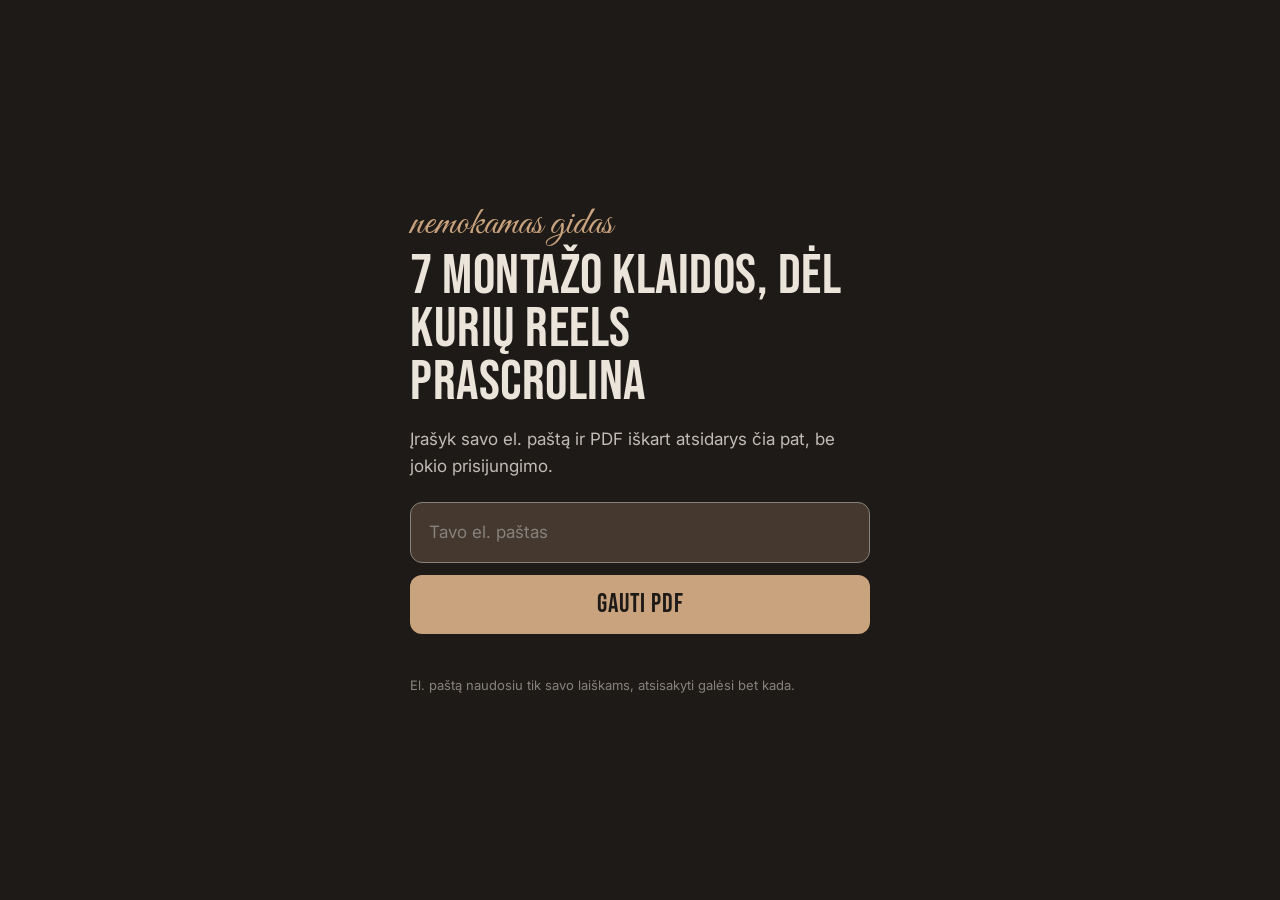
<file: klaidos/index.html>
<!doctype html>
<html lang="lt">
<head>
  <meta charset="utf-8">
  <!-- 2026-11-16 KLAIDOS: ManyChat DM -> šis puslapis -> el. paštas -> /api/edits (Make 8133241 -> MailerLite EDITS) -> PDF atsidaro naršyklėje -->
  <meta name="viewport" content="width=device-width, initial-scale=1, viewport-fit=cover">
  <meta name="robots" content="noindex">
  <title>7 montažo klaidos | Kristina Meseguer</title>
  <meta name="description" content="Nemokamas PDF: septynios montažo klaidos, dėl kurių reels prascrolina.">
  <meta name="theme-color" content="#1E1A17">
  <link rel="icon" href="../img/zenklas-kremine.svg" type="image/svg+xml">
  <link rel="preconnect" href="https://fonts.googleapis.com">
  <link rel="preconnect" href="https://fonts.gstatic.com" crossorigin>
  <link href="https://fonts.googleapis.com/css2?family=Bebas+Neue&family=Great+Vibes&family=Inter:wght@400;600&display=swap" rel="stylesheet">
  <style>
    /* Brand book v8 (~/.claude/STILIUS.md) */
    :root {
      --anglis: #1E1A17; --espresso: #44382F; --akmens: #87827C;
      --pelenu: #C1BCB6; --kremine: #EBE4DB; --karamele: #C9A27E;
    }
    * { box-sizing: border-box; margin: 0; padding: 0; }
    html { -webkit-text-size-adjust: 100%; }
    body {
      background: var(--anglis); color: var(--kremine);
      font: 400 17px/1.6 "Inter", system-ui, sans-serif;
      min-height: 100svh; display: flex; align-items: center; justify-content: center;
      padding: 32px 20px;
    }
    main { width: 100%; max-width: 460px; }
    .rasytinis { font-family: "Great Vibes", cursive; color: var(--karamele); font-size: 40px; line-height: 1; }
    h1 { font-family: "Bebas Neue", sans-serif; font-weight: 400; font-size: 56px; line-height: .95; letter-spacing: .5px; margin: 6px 0 16px; }
    p { color: var(--pelenu); margin-bottom: 22px; }
    form { display: flex; flex-direction: column; gap: 12px; }
    input[type=email] {
      font: inherit; padding: 16px 18px; border-radius: 12px;
      border: 1px solid var(--akmens); background: var(--espresso); color: var(--kremine);
    }
    input[type=email]::placeholder { color: var(--akmens); }
    button, .mygtukas {
      font-family: "Bebas Neue", sans-serif; font-size: 26px; letter-spacing: 1px;
      padding: 14px 18px; border-radius: 12px; border: 0; cursor: pointer;
      background: var(--karamele); color: var(--anglis); text-align: center; text-decoration: none; display: block;
    }
    button[disabled] { opacity: .6; cursor: default; }
    .paslepta { position: absolute; left: -9999px; }
    .klaida { color: #E8A48F; font-size: 15px; min-height: 1em; }
    .smulkiai { font-size: 13px; color: var(--akmens); margin-top: 14px; }
    #gauta { display: none; }
    #gauta .antras { background: transparent; color: var(--kremine); border: 1px solid var(--akmens); margin-top: 12px; font-size: 22px; }
  </style>
</head>
<body>
<main>
  <section id="forma-blokas">
    <div class="rasytinis">nemokamas gidas</div>
    <h1>7 montažo klaidos, dėl kurių reels prascrolina</h1>
    <p>Įrašyk savo el. paštą ir PDF iškart atsidarys čia pat, be jokio prisijungimo.</p>
    <form id="forma" novalidate>
      <input type="email" name="email" placeholder="Tavo el. paštas" autocomplete="email" required>
      <input class="paslepta" type="text" name="svetaine" tabindex="-1" autocomplete="off" aria-hidden="true">
      <button type="submit">Gauti PDF</button>
      <div class="klaida" id="klaida"></div>
    </form>
    <div class="smulkiai">El. paštą naudosiu tik savo laiškams, atsisakyti galėsi bet kada.</div>
  </section>

  <section id="gauta">
    <div class="rasytinis">ačiū</div>
    <h1>Tavo PDF paruoštas</h1>
    <p>Jei neatsidarė savaime, spausk mygtuką.</p>
    <a class="mygtukas" href="7-montazo-klaidos.pdf" target="_blank" rel="noopener">Atidaryti PDF</a>
    <a class="mygtukas antras" href="https://www.xclusiv.studio/?lang=lt&is=klaidos">Pažiūrėti Xclusiv Edits</a>
  </section>
</main>
<script>
  const pradzia = Date.now();
  const forma = document.getElementById("forma");
  const klaida = document.getElementById("klaida");
  const is = new URLSearchParams(location.search).get("is") || "manychat";

  forma.addEventListener("submit", async (e) => {
    e.preventDefault();
    const pastas = forma.email.value.trim();
    if (!/^[^\s@]+@[^\s@]+\.[^\s@]{2,}$/.test(pastas)) {
      klaida.textContent = "Patikrink el. pašto adresą.";
      return;
    }
    klaida.textContent = "";
    const mygtukas = forma.querySelector("button");
    mygtukas.disabled = true;
    mygtukas.textContent = "Siunčiu…";
    try {
      const r = await fetch("/api/edits", {
        method: "POST",
        headers: { "Content-Type": "application/json" },
        body: JSON.stringify({
          email: pastas,
          saltinis: "klaidos-" + is.replace(/[^a-z0-9-]/gi, "").slice(0, 30),
          kalba: "lt",
          laikas: Date.now() - pradzia,
          svetaine: forma.svetaine.value
        })
      });
      if (r.status === 400) {
        klaida.textContent = "Patikrink el. pašto adresą.";
        mygtukas.disabled = false; mygtukas.textContent = "Gauti PDF";
        return;
      }
    } catch (err) { /* PDF vis tiek atiduodam, kad žmogus neliktų be dovanos */ }
    document.getElementById("forma-blokas").style.display = "none";
    document.getElementById("gauta").style.display = "block";
    window.open("7-montazo-klaidos.pdf", "_blank");
  });
</script>
</body>
</html>
</file>
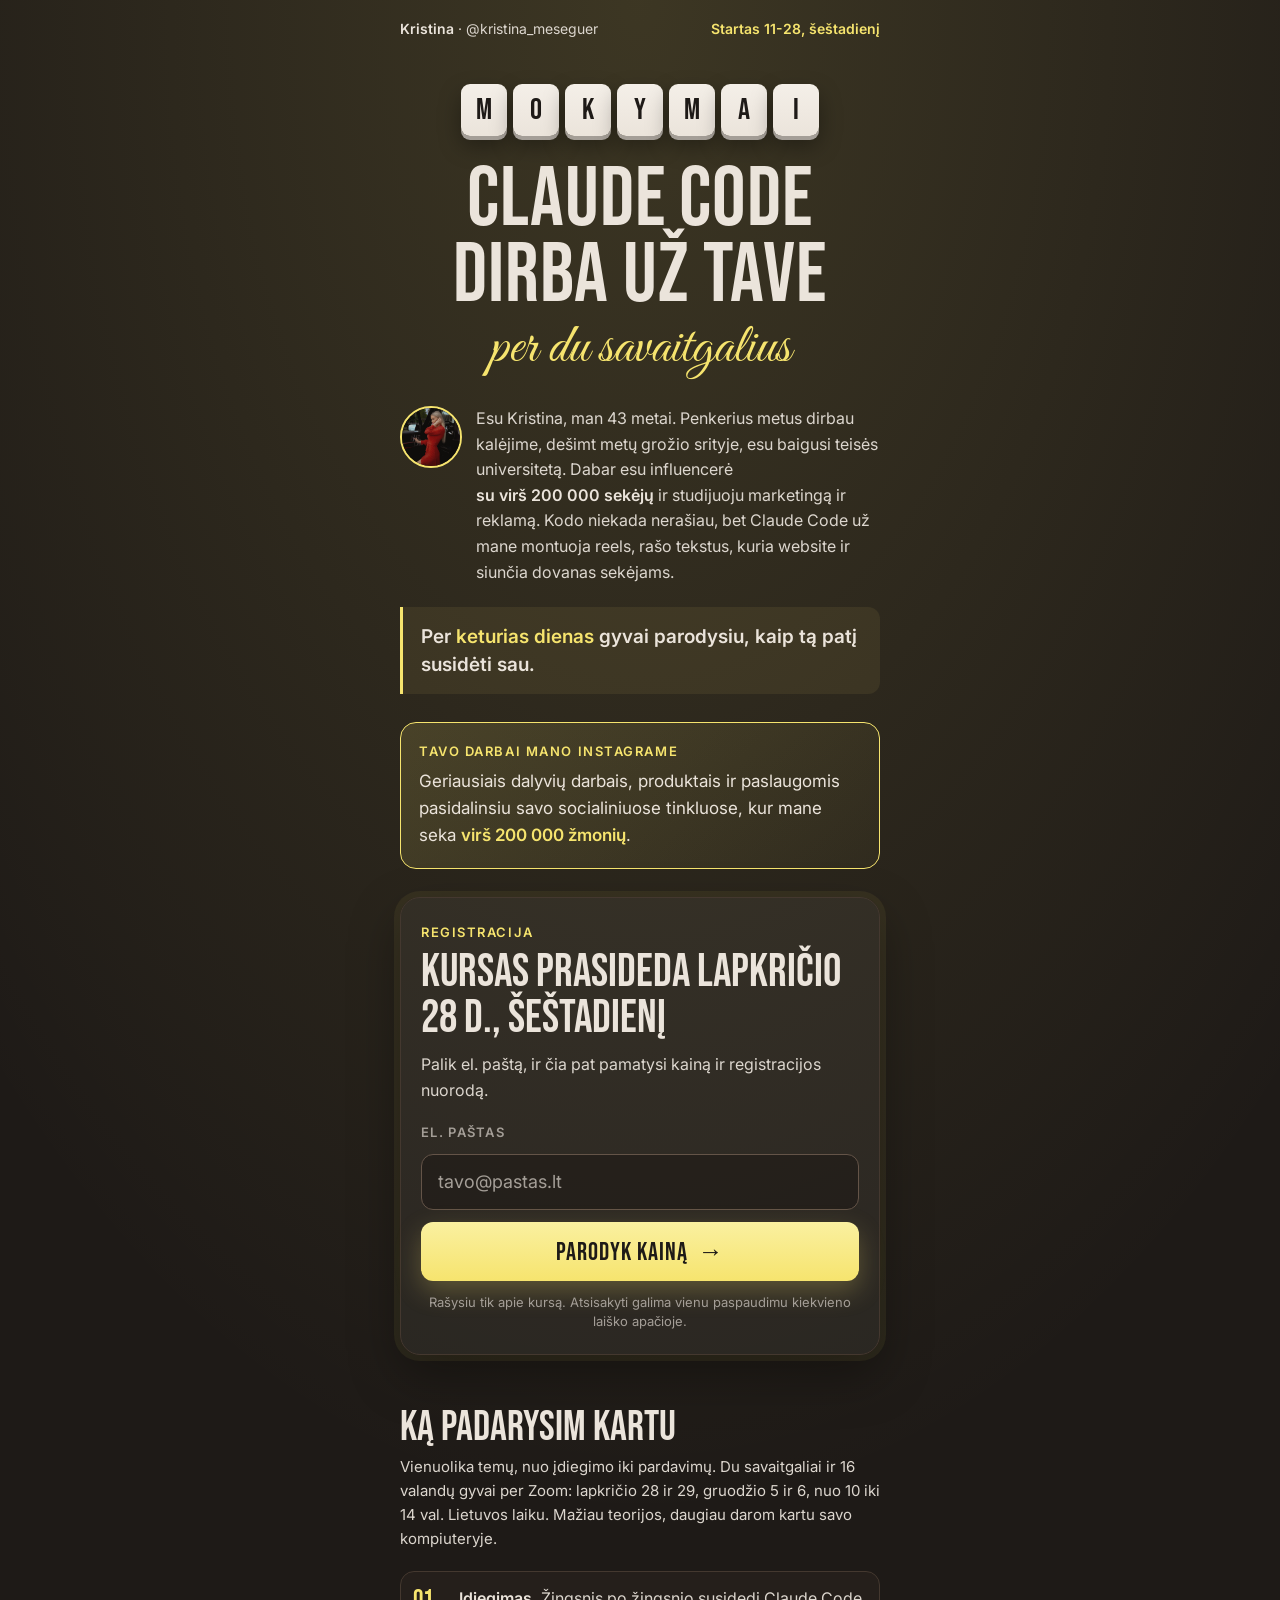
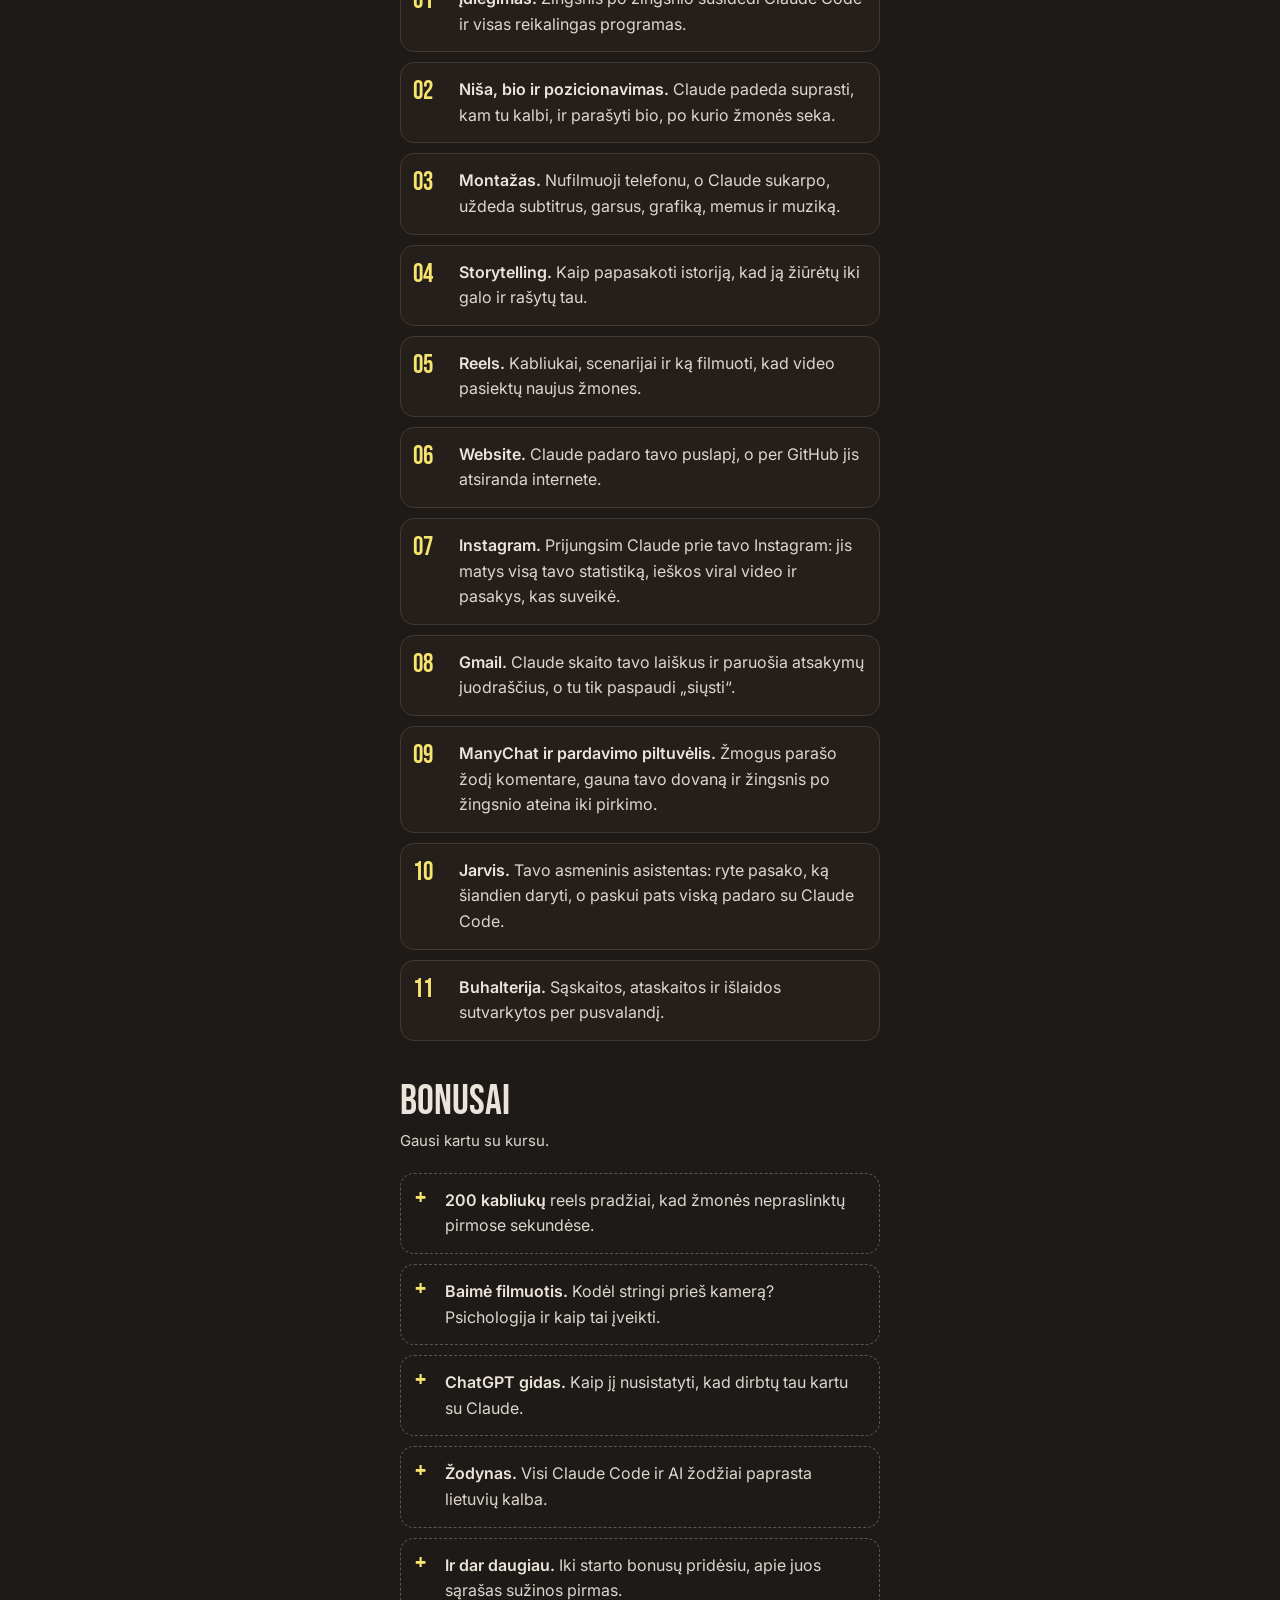
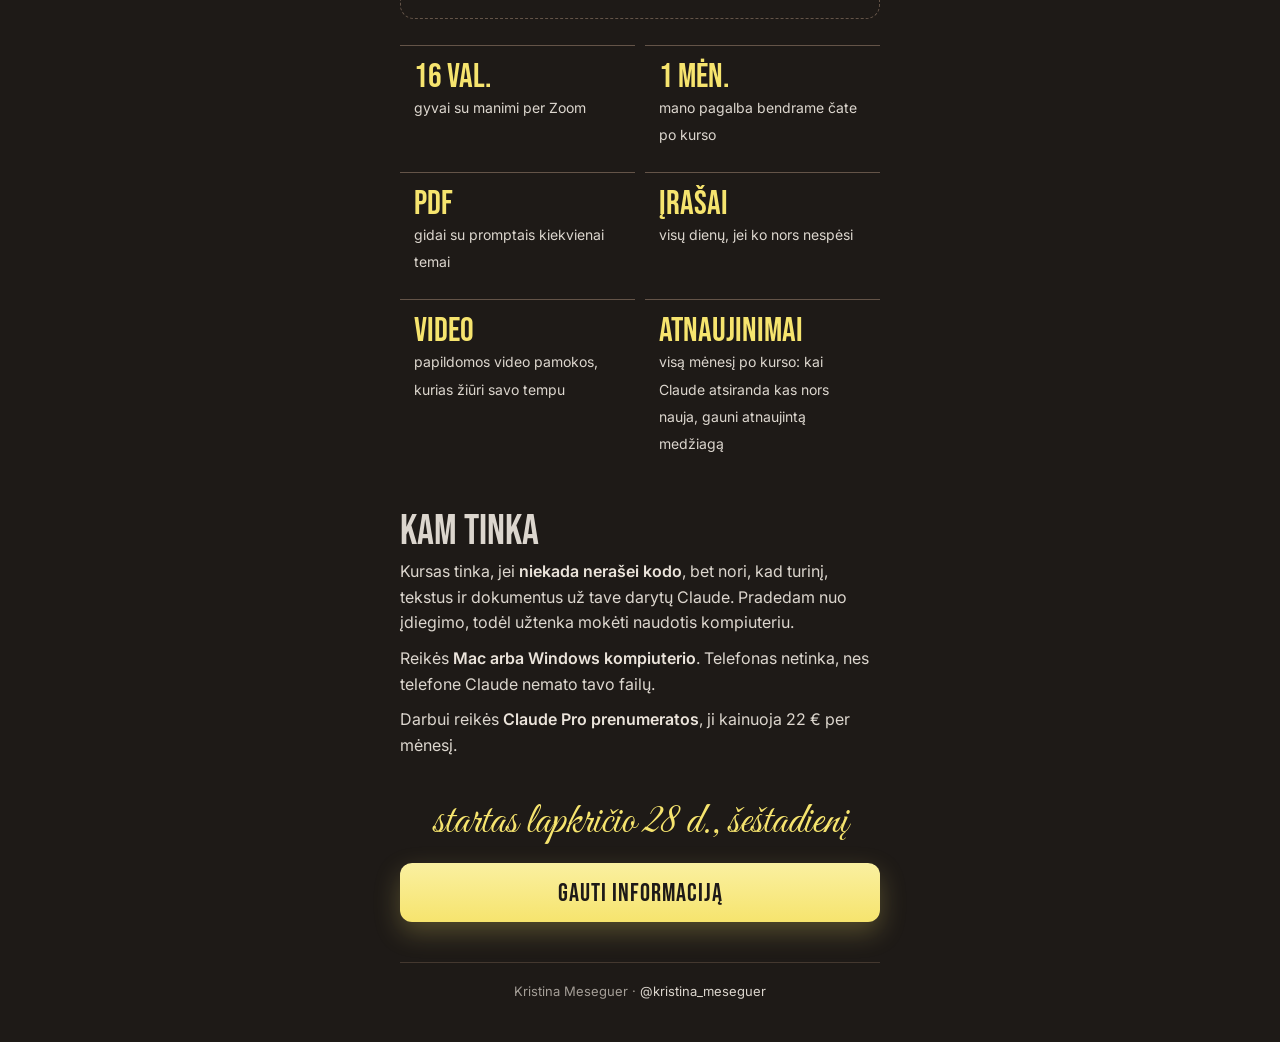
<file: kursas/index.html>
<!doctype html>
<html lang="lt">
<head>
  <meta charset="utf-8">
  <meta name="viewport" content="width=device-width, initial-scale=1, viewport-fit=cover">
  <title>Claude Code kursas | Kristina Meseguer</title>
  <meta name="description" content="Du savaitgaliai gyvai: Claude Code montuoja, rašo, daro svetainę ir siunčia dovanas už tave. Startas lapkričio 28 d., šeštadienį.">
  <meta name="theme-color" content="#1E1A17">
  <meta property="og:title" content="Claude Code dirba už tave">
  <meta property="og:description" content="Claude Code intensyvas: startas lapkričio 28 d., šeštadienį.">
  <meta property="og:image" content="https://svetaine-kristi3.vercel.app/img/kvietimas.jpg">
  <meta property="og:url" content="https://svetaine-kristi3.vercel.app/kursas/">
  <meta property="og:type" content="website">
  <link rel="icon" href="../img/zenklas-kremine.svg" type="image/svg+xml">
  <link rel="preconnect" href="https://fonts.googleapis.com">
  <link rel="preconnect" href="https://fonts.gstatic.com" crossorigin>
  <link href="https://fonts.googleapis.com/css2?family=Bebas+Neue&family=Great+Vibes&family=Inter:wght@400;600&display=swap" rel="stylesheet">
  <style>
    /* Brand book v8 (~/.claude/STILIUS.md), akcentas geltonas, kad nebūtų blanku. Maketas pagal yanny.space: raktažodis, antraštė, kortelė su el. paštu. */
    :root {
      --anglis: #1E1A17;
      --espresso: #44382F;
      --mocha: #645448;
      --akmens: #A49E97;
      --pelenu: #DCD6CE;
      --kremine: #EBE4DB;
      --karamele: #F6E46E; /* geltona iš subtitrų (STILIUS.md 10-17), ryškesnė už karamelę */
      --bebas: "Bebas Neue", "Arial Narrow", sans-serif;
      --rasytinis: "Great Vibes", cursive;
      --inter: "Inter", system-ui, sans-serif;
    }
    * { box-sizing: border-box; margin: 0; padding: 0; }
    html { -webkit-text-size-adjust: 100%; scroll-behavior: smooth; }
    body {
      background:
        radial-gradient(120% 60% at 50% 0%, rgba(246,228,110,0.14) 0%, rgba(30,26,23,0) 60%),
        var(--anglis);
      color: var(--kremine);
      font: 400 17px/1.6 var(--inter);
      -webkit-font-smoothing: antialiased;
      overflow-x: clip;
      min-height: 100svh;
    }
    [hidden] { display: none !important; }
    :focus-visible { outline: 2px solid var(--karamele); outline-offset: 3px; }
    .sr { position: absolute; width: 1px; height: 1px; overflow: hidden; clip: rect(0 0 0 0); white-space: nowrap; }

    .remas { max-width: 520px; margin: 0 auto; padding: max(18px, env(safe-area-inset-top)) 20px max(40px, env(safe-area-inset-bottom)); }

    .virsus { display: flex; flex-wrap: wrap; justify-content: space-between; align-items: center; gap: 2px 12px; font-size: 14px; color: var(--pelenu); }
    .virsus b { font-weight: 600; color: var(--kremine); }
    .virsus .zyme { color: var(--karamele); font-weight: 600; }

    /* Raktažodis klavišais, kaip Yanny „EDIT" */
    .klavisai { display: flex; justify-content: center; gap: 6px; margin: 44px 0 26px; flex-wrap: nowrap; }
    .klavisai span {
      width: clamp(34px, 10vw, 46px); height: clamp(40px, 11.5vw, 52px);
      display: grid; place-items: center;
      font: 400 clamp(22px, 6.4vw, 30px)/1 var(--bebas);
      color: var(--anglis);
      background: linear-gradient(180deg, #F4EFE8 0%, var(--kremine) 100%);
      border-radius: 9px;
      box-shadow: 0 4px 0 var(--akmens), 0 10px 22px rgba(0,0,0,0.35);
      animation: kyla 0.5s cubic-bezier(.2,.8,.2,1.2) both;
    }
    .klavisai span:nth-child(2) { animation-delay: .06s } .klavisai span:nth-child(3) { animation-delay: .12s }
    .klavisai span:nth-child(4) { animation-delay: .18s } .klavisai span:nth-child(5) { animation-delay: .24s }
    .klavisai span:nth-child(6) { animation-delay: .30s } .klavisai span:nth-child(7) { animation-delay: .36s }
    @keyframes kyla { from { transform: translateY(14px); opacity: 0 } to { transform: none; opacity: 1 } }
    @media (prefers-reduced-motion: reduce) { .klavisai span { animation: none } html { scroll-behavior: auto } }

    h1 {
      font: 400 clamp(54px, 15.5vw, 84px)/0.9 var(--bebas);
      text-transform: uppercase; text-align: center; letter-spacing: 0.01em;
    }
    .rasytine {
      display: block; text-align: center;
      font: 400 clamp(38px, 11vw, 56px)/1.15 var(--rasytinis);
      color: var(--karamele); margin-top: 2px;
    }

    .apie { display: flex; gap: 14px; align-items: flex-start; margin: 26px 0 28px; }
    .apie img {
      flex: none; width: 62px; height: 62px; border-radius: 50%;
      object-fit: cover; object-position: 59% 15%;
      border: 2px solid var(--karamele);
    }
    .apie p { color: var(--pelenu); font-size: 16px; }
    .apie strong { color: var(--kremine); font-weight: 600; }
    .pazadas {
      margin: -6px 0 28px;
      padding: 16px 18px;
      border-left: 3px solid var(--karamele);
      background: rgba(246,228,110,0.07);
      border-radius: 0 12px 12px 0;
      font-size: 19px; line-height: 1.45; font-weight: 600;
      color: var(--kremine);
    }
    .pazadas span { color: var(--karamele); white-space: nowrap; }
    .reklama {
      margin: 0 0 28px;
      padding: 18px;
      border: 1px solid var(--karamele);
      border-radius: 16px;
      background: linear-gradient(135deg, rgba(246,228,110,0.14) 0%, rgba(246,228,110,0.03) 100%);
    }
    .reklama .etikete { font-size: 13px; font-weight: 600; letter-spacing: 0.12em; text-transform: uppercase; color: var(--karamele); margin-bottom: 6px; }
    .reklama p:last-child { font-size: 17px; color: var(--kremine); }
    .reklama .nesulauzyti { color: var(--karamele); }
    .nesulauzyti { white-space: nowrap; color: var(--kremine); font-weight: 600; }

    /* Kortelė su el. paštu */
    .kortele {
      background: rgba(235,228,219,0.05);
      border: 1px solid var(--espresso);
      border-radius: 20px;
      padding: 24px 20px 22px;
      box-shadow: 0 0 0 6px rgba(246,228,110,0.06), 0 20px 50px rgba(0,0,0,0.35);
      scroll-margin-top: 20px;
    }
    .kortele .etikete { font-size: 13px; font-weight: 600; letter-spacing: 0.12em; text-transform: uppercase; color: var(--karamele); }
    .kortele h2 { font: 400 clamp(36px, 10vw, 46px)/1 var(--bebas); text-transform: uppercase; margin: 8px 0 10px; }
    .kortele .ivadas { color: var(--pelenu); font-size: 16px; margin-bottom: 18px; }
    .kaina { display: flex; align-items: baseline; gap: 10px; margin-bottom: 18px; }
    .kaina .suma { font: 400 44px/1 var(--bebas); color: var(--kremine); }
    .kaina .paaiskinimas { font-size: 14px; color: var(--pelenu); line-height: 1.4; }
    .kaina .paaiskinimas b { color: var(--karamele); font-weight: 600; }

    form { display: grid; gap: 12px; }
    form label { font-size: 13px; font-weight: 600; letter-spacing: 0.1em; text-transform: uppercase; color: var(--akmens); }
    input[type="email"] {
      width: 100%;
      font: 400 18px/1.2 var(--inter);
      color: var(--kremine);
      background: rgba(30,26,23,0.6);
      border: 1px solid var(--mocha);
      border-radius: 12px;
      padding: 16px;
      -webkit-appearance: none; appearance: none;
    }
    input[type="email"]::placeholder { color: var(--akmens); }
    input[type="email"]:focus { border-color: var(--karamele); outline: none; }
    .mygtukas {
      display: flex; justify-content: center; align-items: center; gap: 10px;
      font: 400 25px/1 var(--bebas); letter-spacing: 0.04em;
      color: var(--anglis);
      background: linear-gradient(180deg, #FAF0A0 0%, var(--karamele) 100%);
      border: 0; border-radius: 12px;
      padding: 18px 16px 16px;
      cursor: pointer; text-decoration: none;
      box-shadow: 0 10px 26px rgba(246,228,110,0.25);
      transition: transform .15s, filter .2s;
    }
    .mygtukas:hover { filter: brightness(1.06); }
    .mygtukas:active { transform: translateY(1px); }
    .mygtukas:disabled { opacity: 0.6; cursor: wait; }
    .klaida { color: var(--karamele); font-size: 15px; }
    .smulkiai { color: var(--akmens); font-size: 13px; line-height: 1.5; text-align: center; }
    .medus { position: absolute; left: -9999px; }

    .aciu h2 { margin-top: 0; }
    .aciu p { color: var(--pelenu); margin-bottom: 10px; font-size: 16px; }
    .aciu a { color: var(--karamele); }

    /* Kas viduje */
    section.viduje { margin-top: 52px; }
    section h3 { font: 400 clamp(34px, 9vw, 42px)/1 var(--bebas); text-transform: uppercase; margin-bottom: 6px; }
    section .po { color: var(--pelenu); font-size: 15px; margin-bottom: 20px; }
    .temos { list-style: none; display: grid; gap: 10px; }
    .temos li {
      display: grid; grid-template-columns: 34px 1fr; gap: 12px; align-items: start;
      padding: 14px 14px 14px 12px;
      border: 1px solid var(--espresso); border-radius: 14px;
      background: rgba(68,56,47,0.18);
      font-size: 16px; color: var(--pelenu);
    }
    .temos li b { color: var(--kremine); font-weight: 600; }
    .temos .nr { font: 400 26px/1 var(--bebas); color: var(--karamele); padding-top: 2px; }

    .bonusai-antraste { margin-top: 40px; }
    .bonusai { list-style: none; display: grid; gap: 10px; }
    .bonusai li {
      position: relative; padding: 14px 14px 14px 44px;
      border: 1px dashed var(--mocha); border-radius: 14px;
      font-size: 16px; color: var(--pelenu);
    }
    .bonusai li::before {
      content: "+"; position: absolute; left: 14px; top: 11px;
      font: 400 28px/1 var(--bebas); color: var(--karamele);
    }
    .bonusai li b { color: var(--kremine); font-weight: 600; }

    .faktai { display: grid; grid-template-columns: 1fr 1fr; gap: 10px; margin-top: 26px; }
    .faktai div { padding: 14px; border-top: 1px solid var(--mocha); }
    .faktai .platus { grid-column: 1 / -1; }
    .faktai .sk { font: 400 clamp(28px, 8.4vw, 34px)/1 var(--bebas); color: var(--karamele); display: block; }
    .faktai .ka { font-size: 14px; color: var(--pelenu); line-height: 1.4; }

    .kam { margin-top: 40px; color: var(--pelenu); font-size: 16px; }
    .kam p + p { margin-top: 10px; }
    .kam b { color: var(--kremine); font-weight: 600; }

    .pabaiga { margin-top: 40px; text-align: center; }
    .pabaiga .rasytine { font-size: clamp(32px, 9vw, 44px); margin-bottom: 14px; }

    .apacia { margin-top: 40px; padding-top: 18px; border-top: 1px solid var(--espresso); color: var(--akmens); font-size: 13px; text-align: center; }
    .apacia a { color: var(--pelenu); text-decoration: none; }
    .kaina-blokas { margin-bottom: 26px; padding-bottom: 24px; border-bottom: 1px solid rgba(235,228,219,0.15); }
    .kaina-blokas .nauja-kaina { color: var(--karamele); }
    .kaina-blokas .sena { font-size: 0.55em; color: var(--akmens); text-decoration-thickness: 2px; }
    .kaina-blokas .mygtukas { display: flex; justify-content: center; text-decoration: none; margin: 18px 0 10px; }
    .kaina-blokas .smulkiai a, .aciu a { color: var(--karamele); }
    .aciu.kaina-blokas { margin-bottom: 0; padding-bottom: 0; border-bottom: 0; }
    .aciu .mygtukas { color: var(--anglis); }
  </style>
</head>
<body>
  <main class="remas">
    <div class="virsus">
      <span><b>Kristina</b> · @kristina_meseguer</span>
      <span class="zyme">Startas 11-28, šeštadienį</span>
    </div>

    <div class="klavisai" aria-hidden="true">
      <span>M</span><span>O</span><span>K</span><span>Y</span><span>M</span><span>A</span><span>I</span>
    </div>

    <h1>Claude Code dirba už tave</h1>
    <span class="rasytine">per du savaitgalius</span>

    <div class="apie">
      <img src="../img/kvietimas.jpg" alt="Kristina Meseguer" width="62" height="62">
      <p>Esu Kristina, man 43 metai. Penkerius metus dirbau kalėjime, dešimt metų grožio srityje, esu baigusi teisės universitetą. Dabar esu influencerė <span class="nesulauzyti">su virš 200 000 sekėjų</span> ir studijuoju marketingą ir reklamą. Kodo niekada nerašiau, bet Claude Code už mane montuoja reels, rašo tekstus, kuria website ir siunčia dovanas sekėjams.</p>
    </div>

    <p class="pazadas">Per <span>keturias dienas</span> gyvai parodysiu, kaip tą patį susidėti sau.</p>

    <div class="reklama">
      <p class="etikete">Tavo darbai mano Instagrame</p>
      <p>Geriausiais dalyvių darbais, produktais ir paslaugomis pasidalinsiu savo socialiniuose tinkluose, kur mane seka <span class="nesulauzyti">virš 200 000 žmonių</span>.</p>
    </div>

    <div class="kortele" id="sarasas">
      <div data-forma-blokas>
        <p class="etikete">Registracija</p>
        <h2>Kursas prasideda <span class="nauja-kaina">lapkričio 28 d., šeštadienį</span></h2>
        <p class="ivadas">Palik el. paštą, ir čia pat pamatysi kainą ir registracijos nuorodą.</p>

        <form data-forma novalidate>
          <label for="pastas">El. paštas</label>
          <input id="pastas" name="email" type="email" inputmode="email" autocomplete="email" placeholder="tavo@pastas.lt" required>
          <input class="medus" name="svetaine" type="text" tabindex="-1" autocomplete="off" aria-hidden="true">
          <button class="mygtukas" type="submit" data-mygtukas>Parodyk kainą <span aria-hidden="true">→</span></button>
          <p class="klaida" data-klaida role="alert" hidden></p>
          <p class="smulkiai">Rašysiu tik apie kursą. Atsisakyti galima vienu paspaudimu kiekvieno laiško apačioje.</p>
        </form>
      </div>

      <!-- Kaina ir Stan nuoroda matomos tik palikus el. paštą (Kristina 10-24: kaina viešai neskelbiama) -->
      <div class="aciu kaina-blokas" data-aciu hidden tabindex="-1">
        <p class="etikete">Tu sąraše</p>
        <h2>Kaina <span class="nauja-kaina">500 €</span></h2>
        <p>Kursas prasideda <b>lapkričio 28 d., šeštadienį, 10:00</b> Lietuvos laiku. Mokymai vyksta lapkričio 28–29 ir gruodžio 5–6 d.</p>
        <a class="mygtukas" data-pirkti href="#">Noriu į mokymus <span aria-hidden="true">→</span></a>
        <p class="smulkiai">Atidarau registracijos puslapį. Jei jis neatsidarė, spausk mygtuką.</p>
      </div>
    </div>

    <section class="viduje">
      <h3>Ką padarysim kartu</h3>
      <p class="po">Vienuolika temų, nuo įdiegimo iki pardavimų. Du savaitgaliai ir 16 valandų gyvai per Zoom: lapkričio 28 ir 29, gruodžio 5 ir 6, nuo 10 iki 14 val. Lietuvos laiku. Mažiau teorijos, daugiau darom kartu savo kompiuteryje.</p>
      <ol class="temos">
        <li><span class="nr">01</span><span><b>Įdiegimas.</b> Žingsnis po žingsnio susidedi Claude Code ir visas reikalingas programas.</span></li>
        <li><span class="nr">02</span><span><b>Niša, bio ir pozicionavimas.</b> Claude padeda suprasti, kam tu kalbi, ir parašyti bio, po kurio žmonės seka.</span></li>
        <li><span class="nr">03</span><span><b>Montažas.</b> Nufilmuoji telefonu, o Claude sukarpo, uždeda subtitrus, garsus, grafiką, memus ir muziką.</span></li>
        <li><span class="nr">04</span><span><b>Storytelling.</b> Kaip papasakoti istoriją, kad ją žiūrėtų iki galo ir rašytų tau.</span></li>
        <li><span class="nr">05</span><span><b>Reels.</b> Kabliukai, scenarijai ir ką filmuoti, kad video pasiektų naujus žmones.</span></li>
        <li><span class="nr">06</span><span><b>Website.</b> Claude padaro tavo puslapį, o per GitHub jis atsiranda internete.</span></li>
        <li><span class="nr">07</span><span><b>Instagram.</b> Prijungsim Claude prie tavo Instagram: jis matys visą tavo statistiką, ieškos viral video ir pasakys, kas suveikė.</span></li>
        <li><span class="nr">08</span><span><b>Gmail.</b> Claude skaito tavo laiškus ir paruošia atsakymų juodraščius, o tu tik paspaudi „siųsti“.</span></li>
        <li><span class="nr">09</span><span><b>ManyChat ir pardavimo piltuvėlis.</b> Žmogus parašo žodį komentare, gauna tavo dovaną ir žingsnis po žingsnio ateina iki pirkimo.</span></li>
        <li><span class="nr">10</span><span><b>Jarvis.</b> Tavo asmeninis asistentas: ryte pasako, ką šiandien daryti, o paskui pats viską padaro su Claude Code.</span></li>
        <li><span class="nr">11</span><span><b>Buhalterija.</b> Sąskaitos, ataskaitos ir išlaidos sutvarkytos per pusvalandį.</span></li>
      </ol>

      <h3 class="bonusai-antraste">Bonusai</h3>
      <p class="po">Gausi kartu su kursu.</p>
      <ul class="bonusai">
        <li><b>200 kabliukų</b> reels pradžiai, kad žmonės nepraslinktų pirmose sekundėse.</li>
        <li><b>Baimė filmuotis.</b> Kodėl stringi prieš kamerą? Psichologija ir kaip tai įveikti.</li>
        <li><b>ChatGPT gidas.</b> Kaip jį nusistatyti, kad dirbtų tau kartu su Claude.</li>
        <li><b>Žodynas.</b> Visi Claude Code ir AI žodžiai paprasta lietuvių kalba.</li>
        <li><b>Ir dar daugiau.</b> Iki starto bonusų pridėsiu, apie juos sąrašas sužinos pirmas.</li>
      </ul>

      <div class="faktai">
        <div><span class="sk">16 val.</span><span class="ka">gyvai su manimi per Zoom</span></div>
        <div><span class="sk">1 mėn.</span><span class="ka">mano pagalba bendrame čate po kurso</span></div>
        <div><span class="sk">PDF</span><span class="ka">gidai su promptais kiekvienai temai</span></div>
        <div><span class="sk">Įrašai</span><span class="ka">visų dienų, jei ko nors nespėsi</span></div>
        <div><span class="sk">Video</span><span class="ka">papildomos video pamokos, kurias žiūri savo tempu</span></div>
        <div><span class="sk">Atnaujinimai</span><span class="ka">visą mėnesį po kurso: kai Claude atsiranda kas nors nauja, gauni atnaujintą medžiagą</span></div>
      </div>
    </section>

    <section class="kam">
      <h3>Kam tinka</h3>
      <p>Kursas tinka, jei <b>niekada nerašei kodo</b>, bet nori, kad turinį, tekstus ir dokumentus už tave darytų Claude. Pradedam nuo įdiegimo, todėl užtenka mokėti naudotis kompiuteriu.</p>
      <p>Reikės <b>Mac arba Windows kompiuterio</b>. Telefonas netinka, nes telefone Claude nemato tavo failų.</p>
      <p>Darbui reikės <b>Claude Pro prenumeratos</b>, ji kainuoja 22 € per mėnesį.</p>
    </section>

    <div class="pabaiga">
      <span class="rasytine">startas lapkričio 28 d., šeštadienį</span>
      <a class="mygtukas" href="#sarasas">Gauti informaciją</a>
    </div>

    <p class="apacia">Kristina Meseguer · <a href="https://www.instagram.com/kristina_meseguer/">@kristina_meseguer</a></p>
  </main>

  <script>
    // Tas pats kelias kaip /mokymai/: Make 8017239 (webhook 3923309) → MailerLite grupė „mokymai“.
    // Instagram bio nuoroda be parametrų = „instagram“, kitur galima ?is=tiktok, ?is=story ir pan.
    const WEBHOOK = "https://hook.eu1.make.com/aift8w45ia9shweeprq22fx1t6r7y9up";
    // Stan nuoroda įdedama į mygtuką tik po el. pašto
    const STAN = "https://stan.store/kristina-meseguer/p/claude-code-intensyvas";
    const SALTINIS = (new URLSearchParams(location.search).get("is") || "instagram")
      .toLowerCase().replace(/[^a-z0-9-]/g, "").slice(0, 20) || "instagram";

    const forma = document.querySelector("[data-forma]");
    const laukas = document.getElementById("pastas");
    const mygtukas = document.querySelector("[data-mygtukas]");
    const klaida = document.querySelector("[data-klaida]");
    const MYGTUKO_TEKSTAS = mygtukas.innerHTML;

    function rodytiKlaida(tekstas) {
      klaida.textContent = tekstas;
      klaida.hidden = false;
    }

    // Apatinis mygtukas nuveda į kortelę ir iškart įjungia langelį
    document.querySelector("[data-i-forma]")?.addEventListener("click", () => {
      setTimeout(() => { if (!forma.closest("[hidden]")) laukas.focus({ preventScroll: true }); }, 450);
    });

    forma.addEventListener("submit", async (e) => {
      e.preventDefault();
      klaida.hidden = true;
      if (forma.svetaine.value) return; // robotas užpildė paslėptą lauką
      const pastas = laukas.value.trim().toLowerCase();
      if (!/^[^\s@]+@[^\s@]+\.[^\s@]{2,}$/.test(pastas)) {
        rodytiKlaida("Patikrink el. paštą, atrodo, kad jame trūksta raidės ar ženklo.");
        laukas.focus();
        return;
      }
      mygtukas.disabled = true;
      mygtukas.textContent = "Įrašau…";
      try {
        await fetch(WEBHOOK, {
          method: "POST",
          mode: "no-cors",
          headers: { "Content-Type": "application/x-www-form-urlencoded" },
          body: new URLSearchParams({ email: pastas, saltinis: SALTINIS }).toString()
        });
        document.querySelector("[data-forma-blokas]").hidden = true;
        const aciu = document.querySelector("[data-aciu]");
        aciu.querySelector("[data-pirkti]").href = STAN;
        aciu.hidden = false;
        aciu.focus({ preventScroll: true });
        document.querySelector(".pabaiga").hidden = true;
        // Po el. pašto iškart vedam į Stan mokėjimo puslapį, mygtukas lieka atsargai
        setTimeout(() => { location.href = STAN; }, 1800);
      } catch (err) {
        mygtukas.disabled = false;
        mygtukas.innerHTML = MYGTUKO_TEKSTAS;
        rodytiKlaida("Nepavyko išsiųsti. Patikrink internetą ir spausk dar kartą.");
      }
    });
  </script>
</body>
</html>
</file>
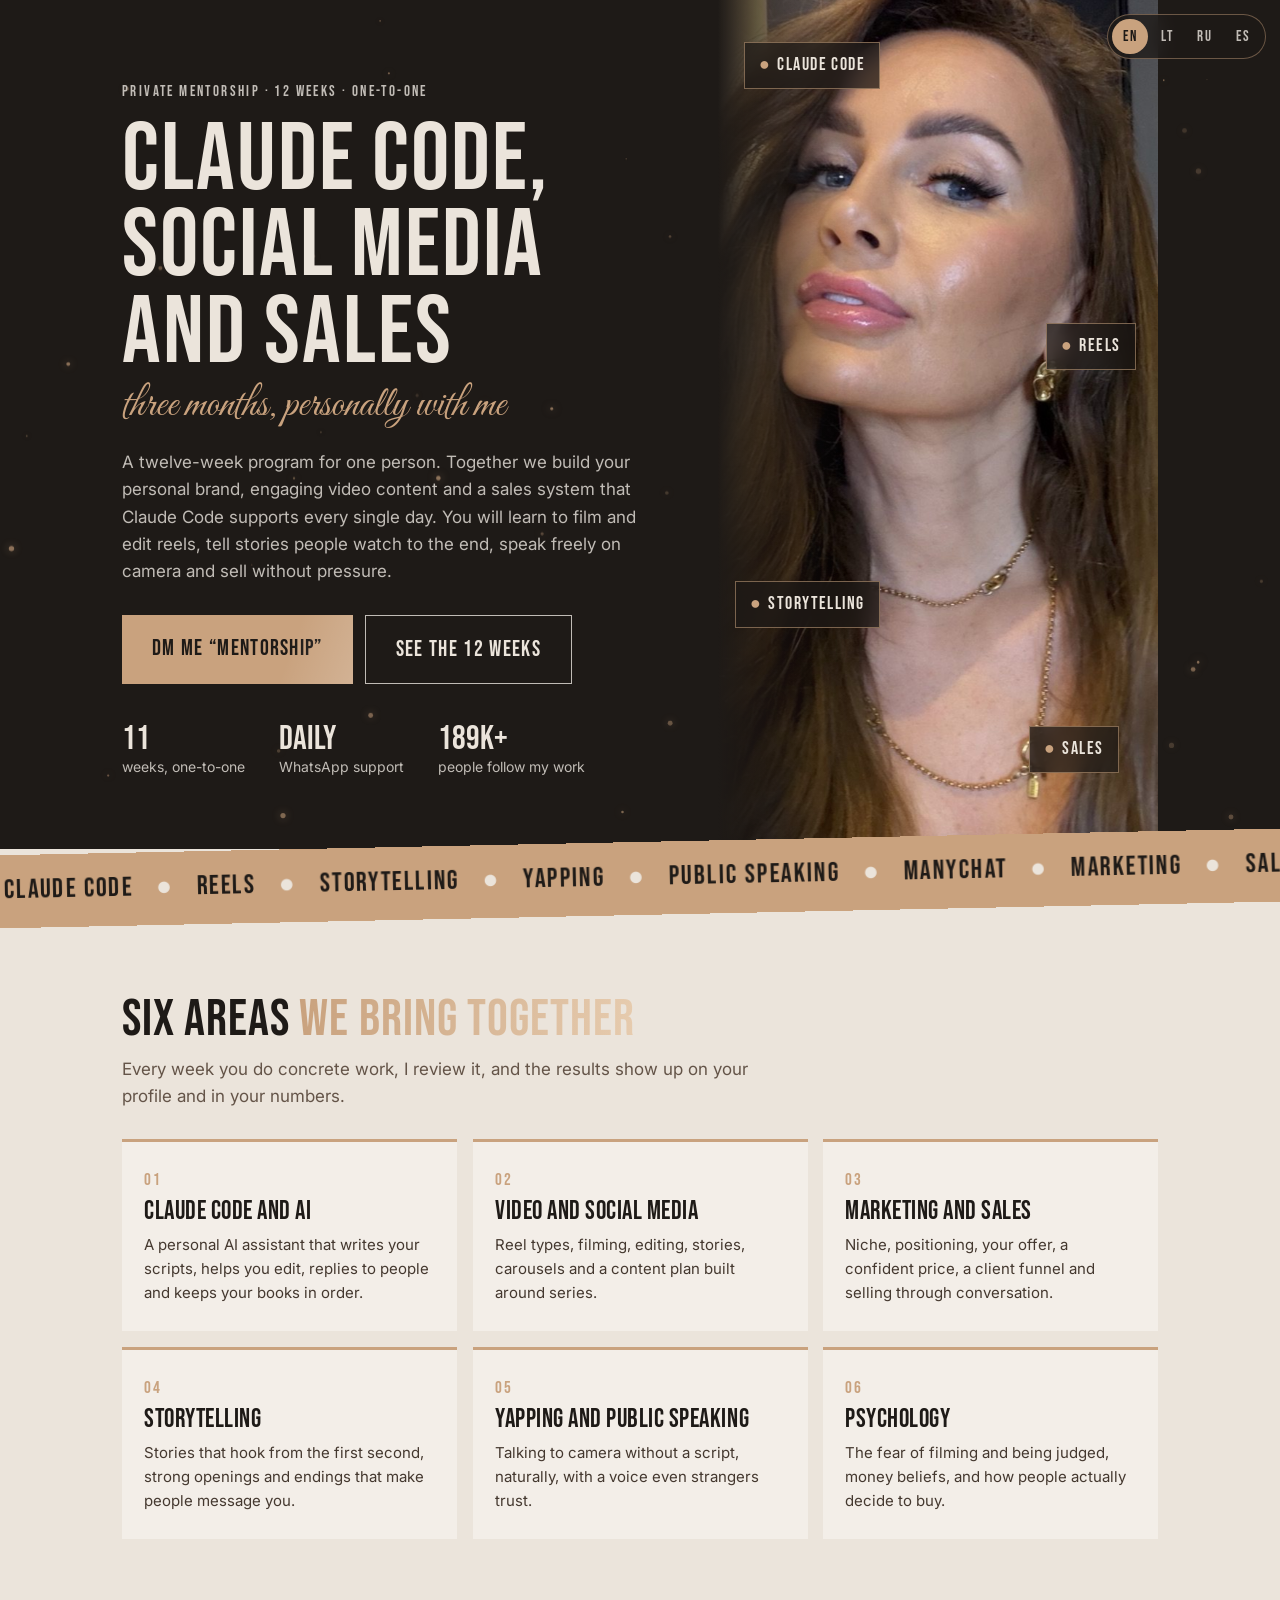
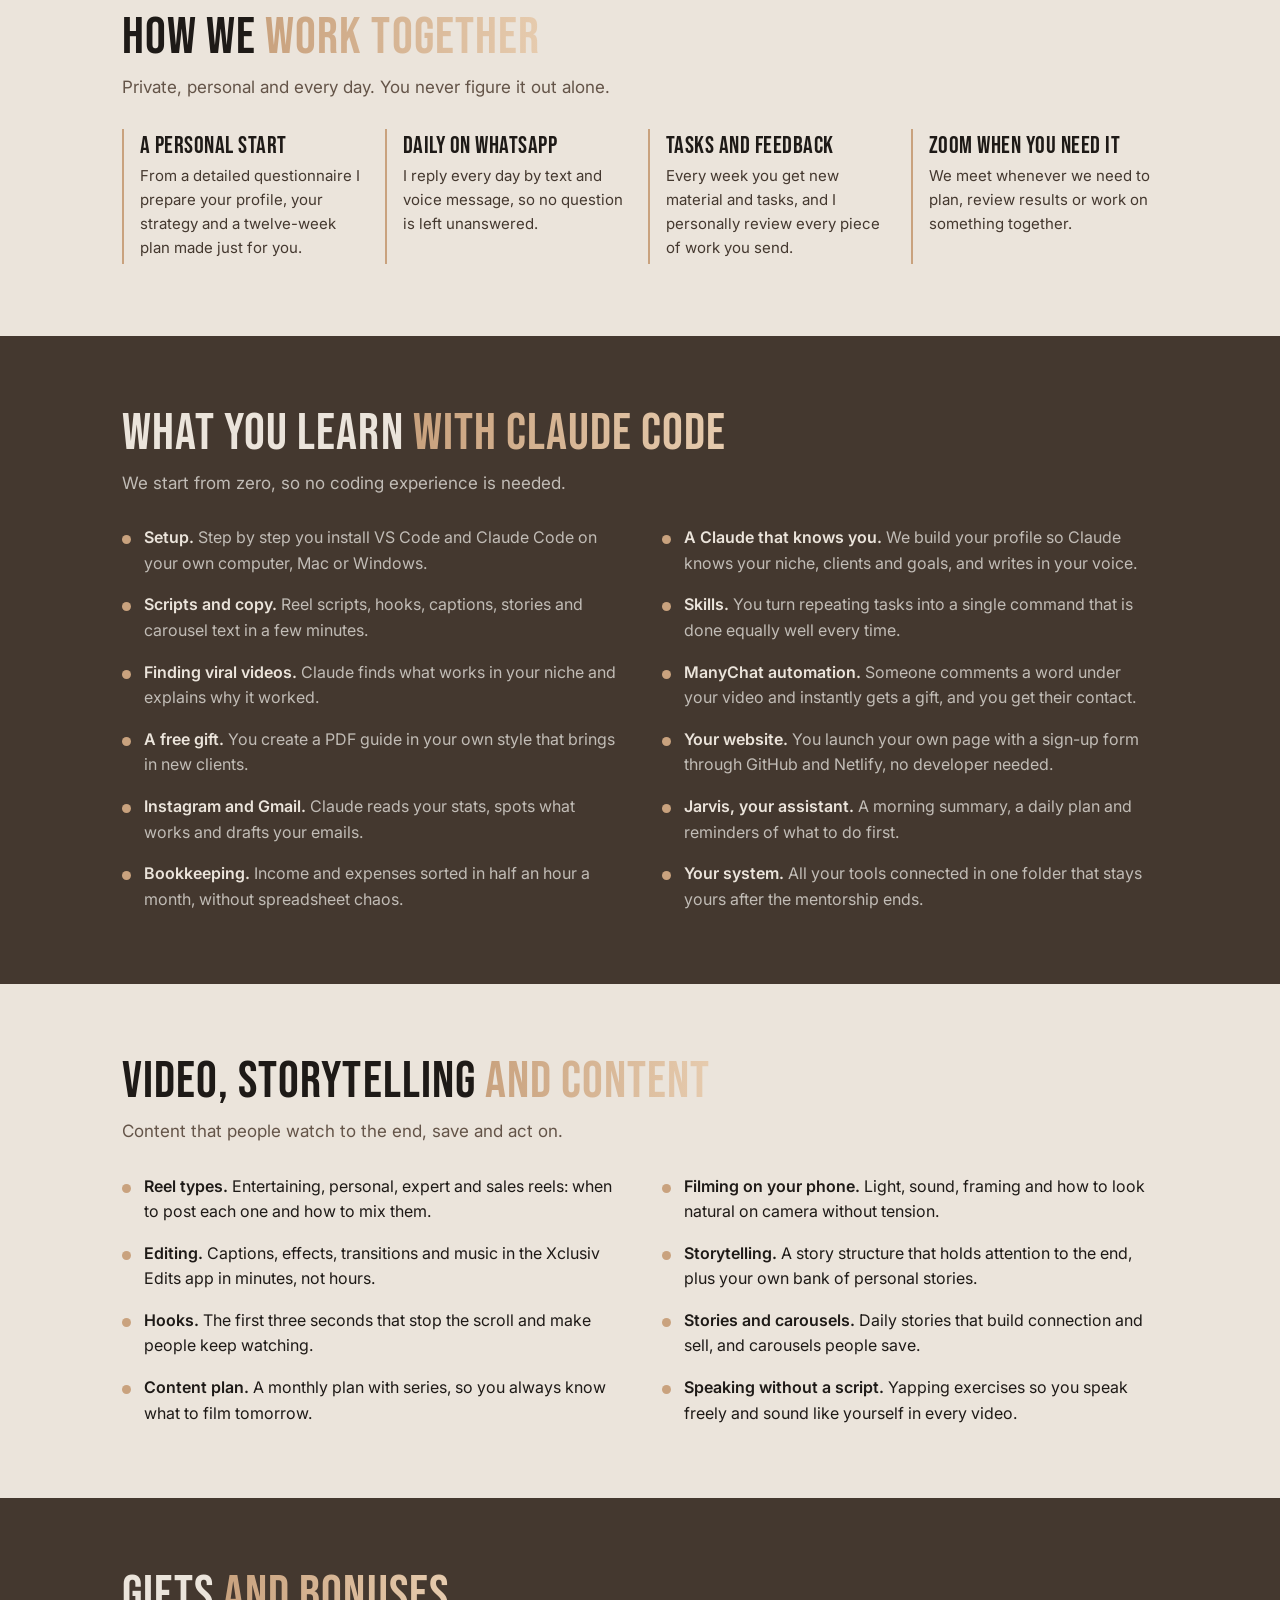
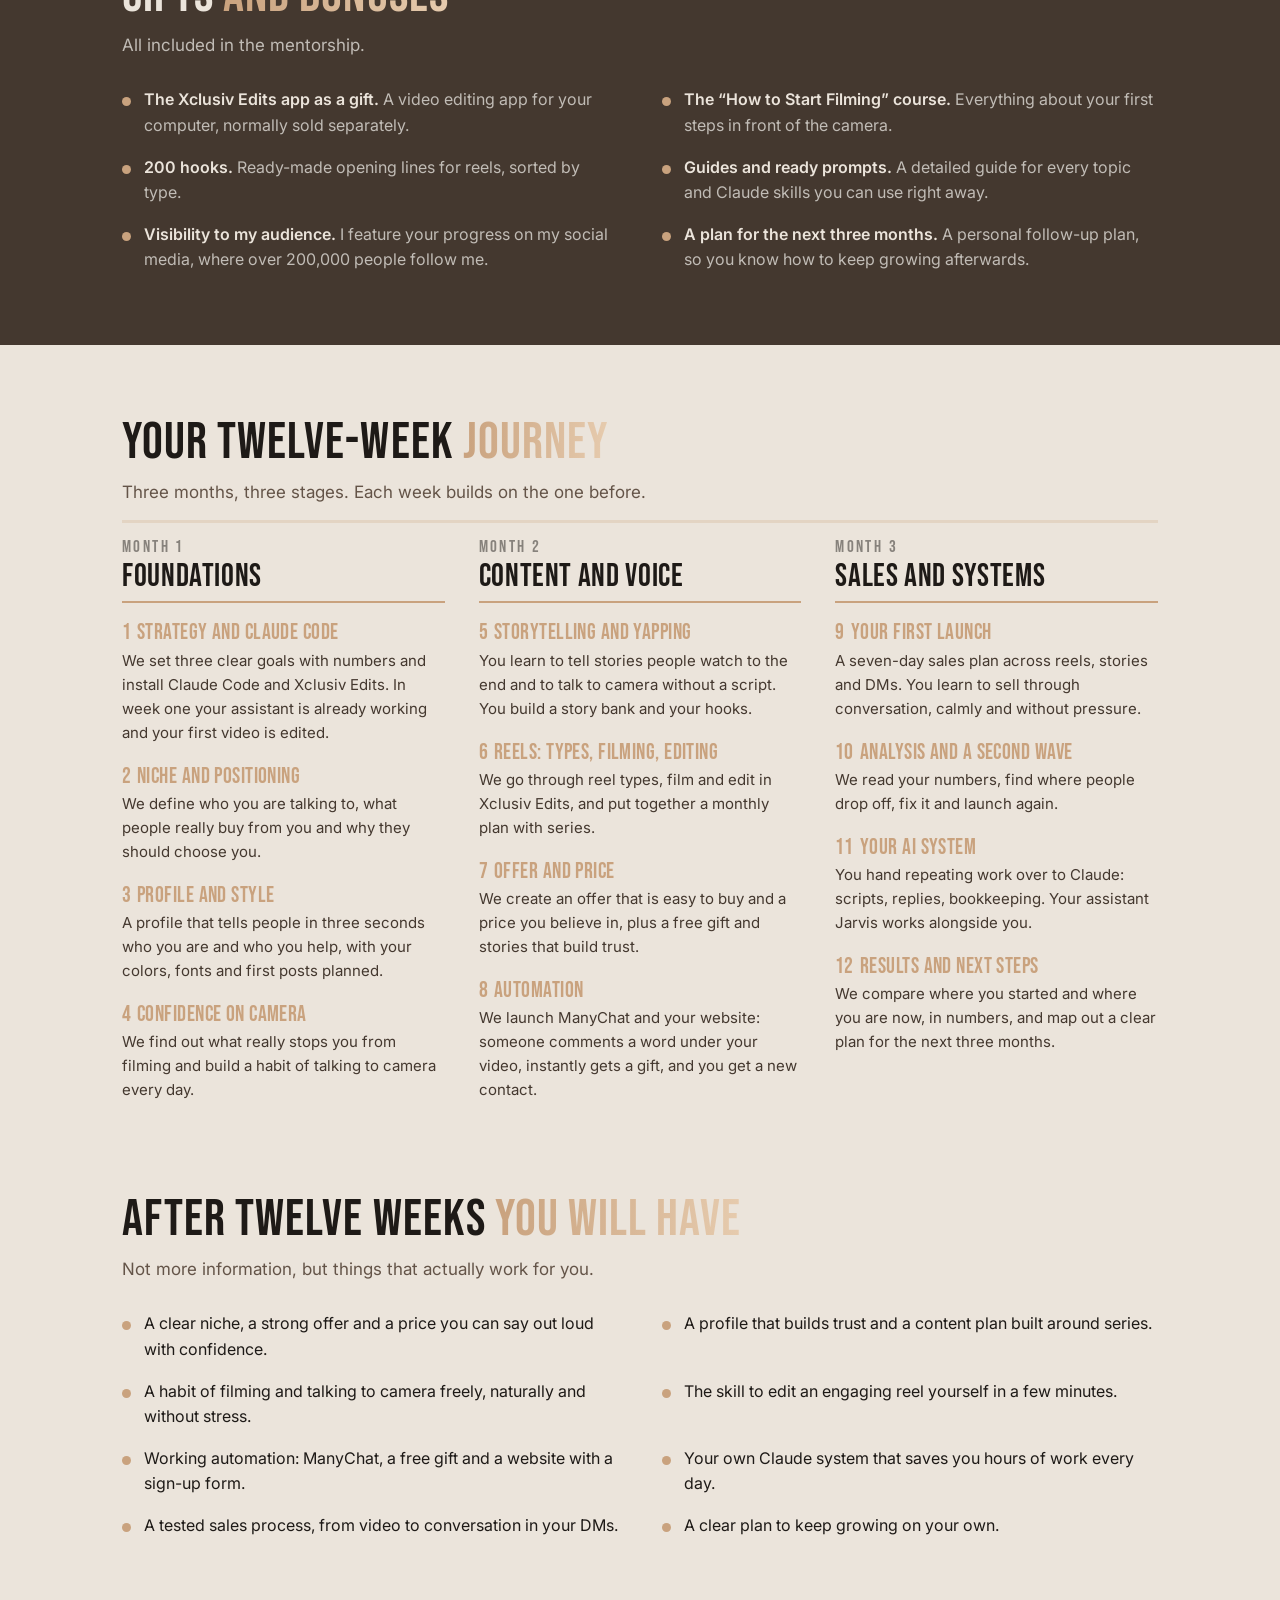
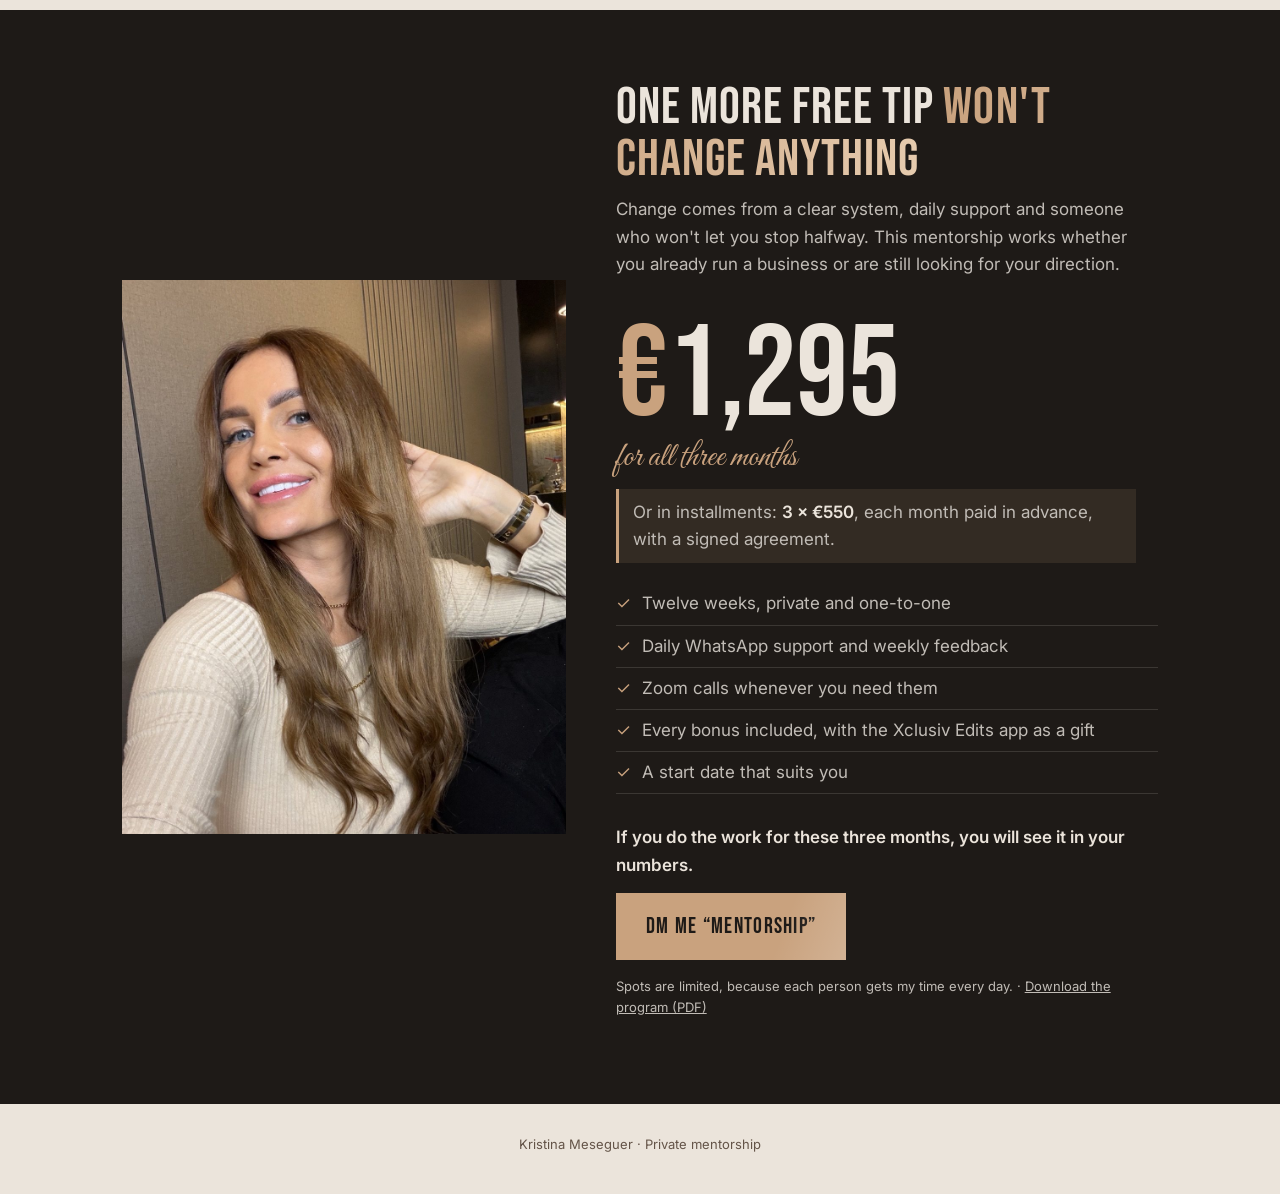
<file: mentorship/index.html>
<!doctype html>
<html lang="en"><head>
<meta charset="utf-8">
<meta name="viewport" content="width=device-width, initial-scale=1">
<title>Private Mentorship · Claude Code, Social Media and Sales · Kristina Meseguer</title>
<meta name="description" content="A twelve-week private mentorship: Claude Code, video and social media, storytelling, public speaking, marketing and sales. One-to-one with Kristina Meseguer.">
<meta property="og:title" content="Private Mentorship with Kristina Meseguer">
<meta property="og:description" content="Twelve weeks, one-to-one: Claude Code, social media and sales.">
<meta property="og:image" content="img/kristina-1.jpg">
<link rel="preconnect" href="https://fonts.googleapis.com">
<link href="https://fonts.googleapis.com/css2?family=Bebas+Neue&amp;family=Great+Vibes&amp;family=Inter:wght@400;600&amp;family=Oswald:wght@500&amp;family=Marck+Script&amp;display=swap" rel="stylesheet">
<style>
:root{--coal:#1E1A17;--esp:#44382F;--mocha:#645448;--stone:#87827C;--ash:#C1BCB6;--cream:#EBE4DB;--card:#F3EEE8;--car:#C9A27E}
*{box-sizing:border-box;margin:0;padding:0}
html{scroll-behavior:smooth}
body{background:var(--cream);color:var(--coal);font-family:Inter,system-ui,sans-serif;font-size:17px;line-height:1.6;-webkit-font-smoothing:antialiased}
img{display:block;max-width:100%}
.wrap{max-width:1080px;margin:0 auto;padding:0 22px}
.bebas,h1,h2,h3,h4{font-family:'Bebas Neue',sans-serif;font-weight:400;letter-spacing:.02em}
.kicker{font-family:'Bebas Neue';letter-spacing:.16em;color:var(--mocha);font-size:15px}
.script{font-family:'Great Vibes',cursive;color:var(--car);line-height:1}
h2{font-size:clamp(34px,6vw,52px);line-height:1;margin-bottom:10px}
h2 span{color:var(--car)}
.sub{color:var(--mocha);margin-bottom:28px;max-width:640px}
section{padding:72px 0}
.btn{display:inline-block;background:var(--car);color:var(--coal);font-family:'Bebas Neue';font-size:22px;letter-spacing:.06em;padding:16px 30px;text-decoration:none;transition:transform .2s,background .2s}
.btn:hover{background:#d6b38f;transform:translateY(-2px)}
.btn.ghost{background:transparent;color:var(--cream);border:1px solid var(--ash);margin-left:10px}
.btn.ghost:hover{background:rgba(235,228,219,.08)}

/* HERO */
.hero{background:var(--coal);color:var(--cream);padding:0;overflow:hidden}
.hero .grid{display:grid;grid-template-columns:1.15fr .85fr;min-height:640px}
.hero .txt{padding:80px 40px 70px 0;display:flex;flex-direction:column;justify-content:center}
.hero .kicker{color:var(--ash)}
.hero h1{font-size:clamp(52px,8vw,96px);line-height:.9;margin:14px 0 8px}
.hero .script{font-size:clamp(30px,4vw,42px);margin-bottom:22px}
.hero p{color:var(--ash);max-width:540px;margin-bottom:30px}
.hero .ph{position:relative}
.hero .ph img{position:absolute;inset:0;width:100%;height:100%;object-fit:cover;object-position:50% 20%}
.hero .ph:after{content:"";position:absolute;inset:0;background:linear-gradient(90deg,var(--coal) 0%,rgba(30,26,23,0) 30%)}
.stats{display:flex;gap:34px;margin-top:38px;flex-wrap:wrap}
.stats div{font-size:14px;color:var(--ash)}
.stats b{display:block;font-family:'Bebas Neue';font-weight:400;font-size:34px;color:var(--cream);line-height:1}

/* PILLARS */
.pillars{display:grid;grid-template-columns:repeat(3,1fr);gap:16px}
.pl{background:var(--card);border-top:3px solid var(--car);padding:24px 22px 26px;transition:transform .25s}
.pl:hover{transform:translateY(-4px)}
.pl .no{font-family:'Bebas Neue';color:var(--car);letter-spacing:.1em}
.pl h3{font-size:26px;line-height:1.05;margin:4px 0 8px}
.pl p{font-size:15px;color:var(--esp)}

/* LISTS */
.two{display:grid;grid-template-columns:1fr 1fr;gap:16px 44px}
.it{position:relative;padding-left:22px;font-size:16px}
.it:before{content:"";position:absolute;left:0;top:10px;width:9px;height:9px;border-radius:50%;background:var(--car)}
.it b{font-weight:600}
.dark{background:var(--esp);color:var(--cream)}
.dark h2{color:var(--cream)}
.dark .sub{color:var(--ash)}
.dark .it{color:var(--ash)}
.dark .it b{color:var(--cream)}
.how{display:grid;grid-template-columns:repeat(4,1fr);gap:16px}
.how div{border-left:2px solid var(--car);padding:4px 0 4px 16px}
.how h4{font-size:24px;line-height:1.05;margin-bottom:6px}
.how p{font-size:15px;color:var(--esp)}

/* MONTHS */
.months{display:grid;grid-template-columns:repeat(3,1fr);gap:34px}
.mh{border-bottom:2px solid var(--car);padding-bottom:8px;margin-bottom:18px}
.mh .m{font-family:'Bebas Neue';color:var(--stone);letter-spacing:.14em}
.mh h3{font-size:32px;line-height:1}
.wk{margin-bottom:20px}
.wk h4{font-size:22px;line-height:1.1}
.wk h4 span{color:var(--car);margin-right:6px}
.wk p{font-size:15px;color:var(--esp);margin-top:3px}

/* PRICE */
.price{background:var(--coal);color:var(--cream)}
.price .grid{display:grid;grid-template-columns:.9fr 1.1fr;gap:50px;align-items:center}
.price .ph img{width:100%;aspect-ratio:4/5;object-fit:cover;object-position:50% 25%}
.price .big{font-family:'Bebas Neue';font-size:clamp(80px,12vw,130px);line-height:.9}
.price .big span{color:var(--car)}
.price .script{font-size:34px;margin:6px 0 18px}
.price p{color:var(--ash);margin-bottom:14px;max-width:520px}
.price p b{color:var(--cream);font-weight:600}
.price ul{list-style:none;margin:20px 0 30px}
.price li{color:var(--ash);padding:7px 0 7px 26px;position:relative;border-bottom:1px solid rgba(193,188,182,.18)}
.price li:before{content:"✓";position:absolute;left:0;color:var(--car)}
.small{font-size:13px;color:var(--stone);margin-top:16px}
.small a{color:var(--ash)}
footer{padding:30px 0 40px;font-size:13px;color:var(--mocha);text-align:center}
footer a{color:var(--mocha)}

.reveal{opacity:0;transform:translateY(18px);transition:opacity .7s ease,transform .7s ease}
.reveal.on{opacity:1;transform:none}

/* RUSŲ RAIDĖS: Bebas ir Great Vibes kirilicos neturi, todėl tik rusiškoms raidėms panašūs šriftai */
html[lang=ru] h1,html[lang=ru] h2,html[lang=ru] h3,html[lang=ru] h4,html[lang=ru] .kicker,html[lang=ru] .btn,html[lang=ru] .chip,html[lang=ru] .marquee .track,html[lang=ru] .stats b,html[lang=ru] .pl .no,html[lang=ru] .mh .m,html[lang=ru] .bar .p{font-family:'Bebas Neue','Oswald',sans-serif;text-transform:uppercase}
html[lang=ru] h1{font-size:clamp(44px,6.6vw,80px);line-height:1}
html[lang=ru] h2{line-height:1.08}
html[lang=ru] .btn{font-size:19px}
html[lang=ru] .script{font-family:'Great Vibes','Marck Script',cursive}
.hero .btns{display:flex;flex-wrap:wrap;gap:12px}
.hero .btns .btn.ghost{margin:0}
.price .inst{background:rgba(201,162,126,.12);border-left:3px solid var(--car);padding:10px 14px;color:var(--ash);margin:-4px 0 6px;max-width:520px}
.price .inst b{color:var(--cream);font-weight:600;white-space:nowrap}
/* KALBOS */
.lang{position:fixed;top:14px;right:14px;z-index:60;display:flex;gap:2px;background:rgba(30,26,23,.72);backdrop-filter:blur(10px);-webkit-backdrop-filter:blur(10px);border:1px solid rgba(201,162,126,.45);padding:4px;border-radius:999px;opacity:0;animation:fadeUp .8s ease .4s forwards}
.lang button{all:unset;cursor:pointer;font-family:'Bebas Neue';letter-spacing:.1em;font-size:15px;color:var(--ash);padding:6px 11px 5px;border-radius:999px;transition:background .25s,color .25s}
.lang button:hover{color:var(--cream)}
.lang button.on{background:var(--car);color:var(--coal)}
.i18n-fade [data-i18n]{transition:opacity .25s}
body.switching [data-i18n]{opacity:0}
/* ===== ANIMACIJOS ===== */
html,body{overflow-x:clip}
.hero .ph{overflow:hidden}
.hero .ph img{top:-6%;height:118%;object-position:50% 0%}
.hero{position:relative}
#dust{position:absolute;inset:0;width:100%;height:100%;pointer-events:none;z-index:0}
.hero .grid{position:relative;z-index:1}
.hero h1 .w{display:inline-block;opacity:0;transform:translateY(60%) rotate(4deg);filter:blur(6px);animation:wordIn .9s cubic-bezier(.2,.8,.2,1) forwards}
@keyframes wordIn{to{opacity:1;transform:none;filter:none}}
.hero .kicker,.hero .script,.hero p,.hero .btns,.hero .stats{opacity:0;animation:fadeUp .9s ease forwards}
.hero .kicker{animation-delay:.1s}.hero .script{animation-delay:1.05s}.hero p{animation-delay:1.25s}.hero .btns{animation-delay:1.45s}.hero .stats{animation-delay:1.65s}
@keyframes fadeUp{from{opacity:0;transform:translateY(20px)}to{opacity:1;transform:none}}
.hero .ph img{transform:scale(1.12);animation:heroZoom 2.4s cubic-bezier(.2,.8,.2,1) forwards;will-change:transform}
@keyframes heroZoom{to{transform:scale(1.02)}}
.chip{position:absolute;z-index:2;background:rgba(30,26,23,.72);backdrop-filter:blur(8px);-webkit-backdrop-filter:blur(8px);border:1px solid rgba(201,162,126,.55);color:var(--cream);font-family:'Bebas Neue';letter-spacing:.08em;font-size:18px;padding:8px 14px;white-space:nowrap;opacity:0;animation:chipIn .8s cubic-bezier(.3,1.6,.5,1) forwards,floaty 6s ease-in-out infinite}
.chip i{font-style:normal;color:var(--car);margin-right:6px}
.chip.c1{top:5%;left:6%;animation-delay:1.6s,2.4s}
.chip.c2{top:38%;right:5%;animation-delay:1.85s,2.6s}
.chip.c3{bottom:26%;left:4%;animation-delay:2.1s,2.9s}
.chip.c4{bottom:9%;right:9%;animation-delay:2.35s,3.1s}
@keyframes chipIn{from{opacity:0;transform:scale(.4) translateY(30px)}to{opacity:1;transform:none}}
@keyframes floaty{0%,100%{translate:0 0}50%{translate:0 -12px}}

.marquee{background:var(--car);color:var(--coal);overflow:hidden;white-space:nowrap;padding:14px 0;transform:rotate(-1.2deg) scale(1.03);margin:-6px 0 10px;position:relative;z-index:2}
.marquee .track{display:inline-block;animation:marq 32s linear infinite;font-family:'Bebas Neue';font-size:26px;letter-spacing:.08em}
.marquee span{margin:0 22px}
.marquee b{font-weight:400;color:var(--cream)}
@keyframes marq{to{transform:translateX(-50%)}}

.reveal{transition-delay:var(--d,0s)}
.reveal.zoom{transform:scale(.88)}
.reveal.left{transform:translateX(-40px)}
.reveal.right{transform:translateX(40px)}
.reveal.on{transform:none}
.pl{transform-style:preserve-3d;will-change:transform}
.pl .no{display:inline-block;transition:transform .5s cubic-bezier(.3,1.8,.5,1)}
.pl.on .no{animation:pop .7s cubic-bezier(.3,1.8,.5,1) both;animation-delay:calc(var(--d,0s) + .3s)}
.pl:hover .no{transform:scale(1.5) rotate(-8deg)}
@keyframes pop{from{transform:scale(0) rotate(-30deg)}to{transform:none}}
.it:before{transition:transform .4s}
.it.on:before{animation:dot 1s ease calc(var(--d,0s) + .2s) both}
@keyframes dot{0%{transform:scale(0)}60%{transform:scale(1.8)}100%{transform:scale(1)}}
h2 span{background:linear-gradient(90deg,var(--car),#E6CBAE,var(--car));background-size:200% 100%;-webkit-background-clip:text;background-clip:text;-webkit-text-fill-color:transparent;animation:shine 5s linear infinite}
@keyframes shine{to{background-position:-200% 0}}

.months{position:relative}
.rail{position:absolute;left:0;right:0;top:-14px;height:3px;background:rgba(201,162,126,.25)}
.rail i{display:block;height:100%;width:0;background:var(--car);box-shadow:0 0 12px var(--car)}
.wk h4 span{display:inline-block}
.wk.on h4 span{animation:pop .6s cubic-bezier(.3,1.8,.5,1) both;animation-delay:calc(var(--d,0s) + .15s)}

.btn.cta{position:relative;animation:glow 2.6s ease-in-out infinite}
@keyframes glow{0%,100%{box-shadow:0 0 0 0 rgba(201,162,126,.55)}50%{box-shadow:0 0 0 14px rgba(201,162,126,0)}}
.btn.cta:after{content:"";position:absolute;inset:0;background:linear-gradient(110deg,transparent 30%,rgba(255,255,255,.28) 50%,transparent 70%);background-size:250% 100%;animation:sheen 3.2s ease-in-out infinite;pointer-events:none}
@keyframes sheen{0%{background-position:150% 0}60%,100%{background-position:-100% 0}}
.price .ph{overflow:hidden}
.price .ph img{transition:transform 1.2s ease}
.price .ph:hover img{transform:scale(1.05)}
.price .big{display:inline-block}
.price li{opacity:0;transform:translateX(-14px);transition:all .5s ease}
.price .on li{opacity:1;transform:none}
.price .on li:nth-child(2){transition-delay:.12s}.price .on li:nth-child(3){transition-delay:.24s}.price .on li:nth-child(4){transition-delay:.36s}.price .on li:nth-child(5){transition-delay:.48s}

.bar{position:fixed;left:0;right:0;bottom:0;z-index:50;background:rgba(30,26,23,.94);backdrop-filter:blur(8px);-webkit-backdrop-filter:blur(8px);display:none;align-items:center;justify-content:space-between;gap:12px;padding:12px 18px calc(12px + env(safe-area-inset-bottom));transform:translateY(110%);transition:transform .5s cubic-bezier(.2,.8,.2,1)}
.bar.show{transform:none}
.bar .p{font-family:'Bebas Neue';color:var(--cream);font-size:26px;line-height:1}
.bar .p small{display:block;font-family:Inter;font-size:11px;color:var(--ash);letter-spacing:0}
.bar .btn{font-size:18px;padding:12px 18px}

@media (prefers-reduced-motion:reduce){
  *,*:before,*:after{animation:none!important;transition:none!important}
  .hero h1 .w,.hero .kicker,.hero .script,.hero p,.hero .btns,.hero .stats,.chip,.reveal,.price li{opacity:1!important;transform:none!important;filter:none!important}
}

@media (max-width:860px){
  .bar{display:flex}
  .hero .ph{margin:0 -22px}
  .chip{font-size:15px;padding:6px 11px}
  .chip.c1{top:4%;left:4%}.chip.c2{top:30%;right:4%}.chip.c3{bottom:30%;left:4%}.chip.c4{bottom:16%;right:4%}
  .marquee .track{font-size:21px}
  footer{padding-bottom:110px}
  body{font-size:16px}
  section{padding:56px 0}
  .hero .grid{grid-template-columns:1fr;min-height:0}
  .hero .ph{order:-1;height:62vh;min-height:380px}
  .hero .ph:after{background:linear-gradient(0deg,var(--coal) 0%,rgba(30,26,23,0) 40%)}
  .hero .txt{padding:10px 0 56px}
  .pillars,.months,.how{grid-template-columns:1fr}
  .two{grid-template-columns:1fr}
  .price .grid{grid-template-columns:1fr;gap:30px}
  .btn.ghost{margin:12px 0 0}
}
</style>
</head>
<body>
<nav class="lang" aria-label="Language"><button data-l="en">EN</button><button data-l="lt">LT</button><button data-l="ru">RU</button><button data-l="es">ES</button></nav>

<header class="hero">
  <canvas id="dust"></canvas>
  <div class="wrap grid">
    <div class="txt">
      <div class="kicker" data-i18n="t1">Private mentorship · 12 weeks · one-to-one</div>
      <h1 data-i18n="t2">Claude Code, social media and sales</h1>
      <div class="script" data-i18n="t3">three months, personally with me</div>
      <p data-i18n="t4">A twelve-week program for one person. Together we build your personal brand, engaging video content and a sales system that Claude Code supports every single day. You will learn to film and edit reels, tell stories people watch to the end, speak freely on camera and sell without pressure.</p>
      <div class="btns">
        <a class="btn cta" href="#" data-i18n="t5">DM me “MENTORSHIP”</a>
        <a class="btn ghost" href="#journey" data-i18n="t6">See the 12 weeks</a>
      </div>
      <div class="stats">
        <div><b data-count="12">0</b><span data-i18n="t7">weeks, one-to-one</span></div>
        <div><b data-i18n="t124">Daily</b><span data-i18n="t8">WhatsApp support</span></div>
        <div><b data-count="200" data-suffix="K+">0</b><span data-i18n="t9">people follow my work</span></div>
      </div>
    </div>
    <div class="ph"><img src="img/kristina-1.jpg" alt="Kristina Meseguer">
      <div class="chip c1"><i>●</i><span data-i18n="t10">Claude Code</span></div>
      <div class="chip c2"><i>●</i><span data-i18n="t11">Reels</span></div>
      <div class="chip c3"><i>●</i><span data-i18n="t12">Storytelling</span></div>
      <div class="chip c4"><i>●</i><span data-i18n="t13">Sales</span></div>
    </div>
  </div>
</header>

<div class="marquee" aria-hidden="true"><div class="track"></div></div>

<section>
  <div class="wrap">
    <h2 class="reveal" data-i18n="t14">Six areas <span>we bring together</span></h2>
    <p class="sub reveal" data-i18n="t15">Every week you do concrete work, I review it, and the results show up on your profile and in your numbers.</p>
    <div class="pillars">
      <div class="pl reveal zoom"><div class="no">01</div><h3 data-i18n="t16">Claude Code and AI</h3><p data-i18n="t17">A personal AI assistant that writes your scripts, helps you edit, replies to people and keeps your books in order.</p></div>
      <div class="pl reveal zoom"><div class="no">02</div><h3 data-i18n="t18">Video and social media</h3><p data-i18n="t19">Reel types, filming, editing, stories, carousels and a content plan built around series.</p></div>
      <div class="pl reveal zoom"><div class="no">03</div><h3 data-i18n="t20">Marketing and sales</h3><p data-i18n="t21">Niche, positioning, your offer, a confident price, a client funnel and selling through conversation.</p></div>
      <div class="pl reveal zoom"><div class="no">04</div><h3 data-i18n="t22">Storytelling</h3><p data-i18n="t23">Stories that hook from the first second, strong openings and endings that make people message you.</p></div>
      <div class="pl reveal zoom"><div class="no">05</div><h3 data-i18n="t24">Yapping and public speaking</h3><p data-i18n="t25">Talking to camera without a script, naturally, with a voice even strangers trust.</p></div>
      <div class="pl reveal zoom"><div class="no">06</div><h3 data-i18n="t26">Psychology</h3><p data-i18n="t27">The fear of filming and being judged, money beliefs, and how people actually decide to buy.</p></div>
    </div>
  </div>
</section>

<section style="padding-top:0">
  <div class="wrap">
    <h2 class="reveal" data-i18n="t28">How we <span>work together</span></h2>
    <p class="sub reveal" data-i18n="t29">Private, personal and every day. You never figure it out alone.</p>
    <div class="how">
      <div class="reveal"><h4 data-i18n="t30">A personal start</h4><p data-i18n="t31">From a detailed questionnaire I prepare your profile, your strategy and a twelve-week plan made just for you.</p></div>
      <div class="reveal"><h4 data-i18n="t32">Daily on WhatsApp</h4><p data-i18n="t33">I reply every day by text and voice message, so no question is left unanswered.</p></div>
      <div class="reveal"><h4 data-i18n="t34">Tasks and feedback</h4><p data-i18n="t35">Every week you get new material and tasks, and I personally review every piece of work you send.</p></div>
      <div class="reveal"><h4 data-i18n="t36">Zoom when you need it</h4><p data-i18n="t37">We meet whenever we need to plan, review results or work on something together.</p></div>
    </div>
  </div>
</section>

<section class="dark">
  <div class="wrap">
    <h2 class="reveal" data-i18n="t38">What you learn <span>with Claude Code</span></h2>
    <p class="sub reveal" data-i18n="t39">We start from zero, so no coding experience is needed.</p>
    <div class="two">
      <div class="it reveal" data-i18n="t40"><b>Setup.</b> Step by step you install VS Code and Claude Code on your own computer, Mac or Windows.</div>
      <div class="it reveal" data-i18n="t41"><b>A Claude that knows you.</b> We build your profile so Claude knows your niche, clients and goals, and writes in your voice.</div>
      <div class="it reveal" data-i18n="t42"><b>Scripts and copy.</b> Reel scripts, hooks, captions, stories and carousel text in a few minutes.</div>
      <div class="it reveal" data-i18n="t43"><b>Skills.</b> You turn repeating tasks into a single command that is done equally well every time.</div>
      <div class="it reveal" data-i18n="t44"><b>Finding viral videos.</b> Claude finds what works in your niche and explains why it worked.</div>
      <div class="it reveal" data-i18n="t45"><b>ManyChat automation.</b> Someone comments a word under your video and instantly gets a gift, and you get their contact.</div>
      <div class="it reveal" data-i18n="t46"><b>A free gift.</b> You create a PDF guide in your own style that brings in new clients.</div>
      <div class="it reveal" data-i18n="t47"><b>Your website.</b> You launch your own page with a sign-up form through GitHub and Netlify, no developer needed.</div>
      <div class="it reveal" data-i18n="t48"><b>Instagram and Gmail.</b> Claude reads your stats, spots what works and drafts your emails.</div>
      <div class="it reveal" data-i18n="t49"><b>Jarvis, your assistant.</b> A morning summary, a daily plan and reminders of what to do first.</div>
      <div class="it reveal" data-i18n="t50"><b>Bookkeeping.</b> Income and expenses sorted in half an hour a month, without spreadsheet chaos.</div>
      <div class="it reveal" data-i18n="t51"><b>Your system.</b> All your tools connected in one folder that stays yours after the mentorship ends.</div>
    </div>
  </div>
</section>

<section>
  <div class="wrap">
    <h2 class="reveal" data-i18n="t52">Video, storytelling <span>and content</span></h2>
    <p class="sub reveal" data-i18n="t53">Content that people watch to the end, save and act on.</p>
    <div class="two">
      <div class="it reveal" data-i18n="t54"><b>Reel types.</b> Entertaining, personal, expert and sales reels: when to post each one and how to mix them.</div>
      <div class="it reveal" data-i18n="t55"><b>Filming on your phone.</b> Light, sound, framing and how to look natural on camera without tension.</div>
      <div class="it reveal" data-i18n="t56"><b>Editing.</b> Captions, effects, transitions and music in the Xclusiv Edits app in minutes, not hours.</div>
      <div class="it reveal" data-i18n="t57"><b>Storytelling.</b> A story structure that holds attention to the end, plus your own bank of personal stories.</div>
      <div class="it reveal" data-i18n="t58"><b>Hooks.</b> The first three seconds that stop the scroll and make people keep watching.</div>
      <div class="it reveal" data-i18n="t59"><b>Stories and carousels.</b> Daily stories that build connection and sell, and carousels people save.</div>
      <div class="it reveal" data-i18n="t60"><b>Content plan.</b> A monthly plan with series, so you always know what to film tomorrow.</div>
      <div class="it reveal" data-i18n="t61"><b>Speaking without a script.</b> Yapping exercises so you speak freely and sound like yourself in every video.</div>
    </div>
  </div>
</section>

<section class="dark">
  <div class="wrap">
    <h2 class="reveal" data-i18n="t62">Gifts <span>and bonuses</span></h2>
    <p class="sub reveal" data-i18n="t63">All included in the mentorship.</p>
    <div class="two">
      <div class="it reveal" data-i18n="t64"><b>The Xclusiv Edits app as a gift.</b> A video editing app for your computer, normally sold separately.</div>
      <div class="it reveal" data-i18n="t65"><b>The “How to Start Filming” course.</b> Everything about your first steps in front of the camera.</div>
      <div class="it reveal" data-i18n="t66"><b>200 hooks.</b> Ready-made opening lines for reels, sorted by type.</div>
      <div class="it reveal" data-i18n="t67"><b>Guides and ready prompts.</b> A detailed guide for every topic and Claude skills you can use right away.</div>
      <div class="it reveal" data-i18n="t68"><b>Visibility to my audience.</b> I feature your progress on my social media, where over 200,000 people follow me.</div>
      <div class="it reveal" data-i18n="t69"><b>A plan for the next three months.</b> A personal follow-up plan, so you know how to keep growing afterwards.</div>
    </div>
  </div>
</section>

<section id="journey">
  <div class="wrap">
    <h2 class="reveal" data-i18n="t70">Your twelve-week <span>journey</span></h2>
    <p class="sub reveal" data-i18n="t71">Three months, three stages. Each week builds on the one before.</p>
    <div class="months">
      <div class="rail"><i></i></div>
      <div class="reveal">
        <div class="mh"><div class="m" data-i18n="t72">Month 1</div><h3 data-i18n="t73">Foundations</h3></div>
        <div class="wk reveal"><h4><span>1</span><span class="t" data-i18n="t74">Strategy and Claude Code</span></h4><p data-i18n="t75">We set three clear goals with numbers and install Claude Code and Xclusiv Edits. In week one your assistant is already working and your first video is edited.</p></div>
        <div class="wk reveal"><h4><span>2</span><span class="t" data-i18n="t76">Niche and positioning</span></h4><p data-i18n="t77">We define who you are talking to, what people really buy from you and why they should choose you.</p></div>
        <div class="wk reveal"><h4><span>3</span><span class="t" data-i18n="t78">Profile and style</span></h4><p data-i18n="t79">A profile that tells people in three seconds who you are and who you help, with your colors, fonts and first posts planned.</p></div>
        <div class="wk reveal"><h4><span>4</span><span class="t" data-i18n="t80">Confidence on camera</span></h4><p data-i18n="t81">We find out what really stops you from filming and build a habit of talking to camera every day.</p></div>
      </div>
      <div class="reveal">
        <div class="mh"><div class="m" data-i18n="t82">Month 2</div><h3 data-i18n="t83">Content and voice</h3></div>
        <div class="wk reveal"><h4><span>5</span><span class="t" data-i18n="t84">Storytelling and yapping</span></h4><p data-i18n="t85">You learn to tell stories people watch to the end and to talk to camera without a script. You build a story bank and your hooks.</p></div>
        <div class="wk reveal"><h4><span>6</span><span class="t" data-i18n="t86">Reels: types, filming, editing</span></h4><p data-i18n="t87">We go through reel types, film and edit in Xclusiv Edits, and put together a monthly plan with series.</p></div>
        <div class="wk reveal"><h4><span>7</span><span class="t" data-i18n="t88">Offer and price</span></h4><p data-i18n="t89">We create an offer that is easy to buy and a price you believe in, plus a free gift and stories that build trust.</p></div>
        <div class="wk reveal"><h4><span>8</span><span class="t" data-i18n="t90">Automation</span></h4><p data-i18n="t91">We launch ManyChat and your website: someone comments a word under your video, instantly gets a gift, and you get a new contact.</p></div>
      </div>
      <div class="reveal">
        <div class="mh"><div class="m" data-i18n="t92">Month 3</div><h3 data-i18n="t93">Sales and systems</h3></div>
        <div class="wk reveal"><h4><span>9</span><span class="t" data-i18n="t94">Your first launch</span></h4><p data-i18n="t95">A seven-day sales plan across reels, stories and DMs. You learn to sell through conversation, calmly and without pressure.</p></div>
        <div class="wk reveal"><h4><span>10</span><span class="t" data-i18n="t96">Analysis and a second wave</span></h4><p data-i18n="t97">We read your numbers, find where people drop off, fix it and launch again.</p></div>
        <div class="wk reveal"><h4><span>11</span><span class="t" data-i18n="t98">Your AI system</span></h4><p data-i18n="t99">You hand repeating work over to Claude: scripts, replies, bookkeeping. Your assistant Jarvis works alongside you.</p></div>
        <div class="wk reveal"><h4><span>12</span><span class="t" data-i18n="t100">Results and next steps</span></h4><p data-i18n="t101">We compare where you started and where you are now, in numbers, and map out a clear plan for the next three months.</p></div>
      </div>
    </div>
  </div>
</section>

<section style="padding-top:0">
  <div class="wrap">
    <h2 class="reveal" data-i18n="t102">After twelve weeks <span>you will have</span></h2>
    <p class="sub reveal" data-i18n="t103">Not more information, but things that actually work for you.</p>
    <div class="two">
      <div class="it reveal" data-i18n="t104">A clear niche, a strong offer and a price you can say out loud with confidence.</div>
      <div class="it reveal" data-i18n="t105">A profile that builds trust and a content plan built around series.</div>
      <div class="it reveal" data-i18n="t106">A habit of filming and talking to camera freely, naturally and without stress.</div>
      <div class="it reveal" data-i18n="t107">The skill to edit an engaging reel yourself in a few minutes.</div>
      <div class="it reveal" data-i18n="t108">Working automation: ManyChat, a free gift and a website with a sign-up form.</div>
      <div class="it reveal" data-i18n="t109">Your own Claude system that saves you hours of work every day.</div>
      <div class="it reveal" data-i18n="t110">A tested sales process, from video to conversation in your DMs.</div>
      <div class="it reveal" data-i18n="t111">A clear plan to keep growing on your own.</div>
    </div>
  </div>
</section>

<section class="price" id="price">
  <div class="wrap grid">
    <div class="ph reveal left"><img src="img/kristina-2.jpg" alt="Kristina Meseguer"></div>
    <div class="reveal right">
      <h2 style="color:var(--cream)" data-i18n="t112">One more free tip <span>won't change anything</span></h2>
      <p data-i18n="t113">Change comes from a clear system, daily support and someone who won't let you stop halfway. This mentorship works whether you already run a business or are still looking for your direction.</p>
      <div class="big" id="bigprice" style="margin-top:26px"></div>
      <div class="script" data-i18n="t114">for all three months</div>
      <p class="inst" data-i18n="t125">Or in installments: <b>3 × €550</b>, each month paid in advance, with a signed agreement.</p>
      <ul>
        <li data-i18n="t115">Twelve weeks, private and one-to-one</li>
        <li data-i18n="t116">Daily WhatsApp support and weekly feedback</li>
        <li data-i18n="t117">Zoom calls whenever you need them</li>
        <li data-i18n="t118">Every bonus included, with the Xclusiv Edits app as a gift</li>
        <li data-i18n="t119">A start date that suits you</li>
      </ul>
      <p data-i18n="t120"><b>If you do the work for these three months, you will see it in your numbers.</b></p>
      <a class="btn cta" href="#" data-i18n="t5">DM me “MENTORSHIP”</a>
      <p class="small" data-i18n="t121">Spots are limited, because each person gets my time every day. · <a href="program.pdf" target="_blank">Download the program (PDF)</a></p>
    </div>
  </div>
</section>

<div class="bar" id="bar"><div class="p"><span id="barprice">€1,500</span><small data-i18n="t122">12 weeks, one-to-one</small></div><a class="btn cta" href="#" data-i18n="t5">DM me “MENTORSHIP”</a></div>

<footer data-i18n="t123">Kristina Meseguer · Private mentorship</footer>

<script src="vertimai.js"></script>
<script>
// Instagram profilis, į kurį veda mygtukai (pakeisti, kai bus žinomas angliško profilio vardas)
const IG = 'kristina_meseguer_ai';
document.querySelectorAll('.cta').forEach(a => { a.href = 'https://ig.me/m/' + IG; a.target = '_blank'; a.rel = 'noopener'; });
const calm = matchMedia('(prefers-reduced-motion: reduce)').matches;

// 1. Antraštė: žodžiai iššoka po vieną
// ===== KALBOS =====
I18N.en = {"t1": "Private mentorship · 12 weeks · one-to-one", "t2": "Claude Code, social media and sales", "t3": "three months, personally with me", "t4": "A twelve-week program for one person. Together we build your personal brand, engaging video content and a sales system that Claude Code supports every single day. You will learn to film and edit reels, tell stories people watch to the end, speak freely on camera and sell without pressure.", "t5": "DM me “MENTORSHIP”", "t6": "See the 12 weeks", "t7": "weeks, one-to-one", "t8": "WhatsApp support", "t9": "people follow my work", "t10": "Claude Code", "t11": "Reels", "t12": "Storytelling", "t13": "Sales", "t14": "Six areas <span>we bring together</span>", "t15": "Every week you do concrete work, I review it, and the results show up on your profile and in your numbers.", "t16": "Claude Code and AI", "t17": "A personal AI assistant that writes your scripts, helps you edit, replies to people and keeps your books in order.", "t18": "Video and social media", "t19": "Reel types, filming, editing, stories, carousels and a content plan built around series.", "t20": "Marketing and sales", "t21": "Niche, positioning, your offer, a confident price, a client funnel and selling through conversation.", "t22": "Storytelling", "t23": "Stories that hook from the first second, strong openings and endings that make people message you.", "t24": "Yapping and public speaking", "t25": "Talking to camera without a script, naturally, with a voice even strangers trust.", "t26": "Psychology", "t27": "The fear of filming and being judged, money beliefs, and how people actually decide to buy.", "t28": "How we <span>work together</span>", "t29": "Private, personal and every day. You never figure it out alone.", "t30": "A personal start", "t31": "From a detailed questionnaire I prepare your profile, your strategy and a twelve-week plan made just for you.", "t32": "Daily on WhatsApp", "t33": "I reply every day by text and voice message, so no question is left unanswered.", "t34": "Tasks and feedback", "t35": "Every week you get new material and tasks, and I personally review every piece of work you send.", "t36": "Zoom when you need it", "t37": "We meet whenever we need to plan, review results or work on something together.", "t38": "What you learn <span>with Claude Code</span>", "t39": "We start from zero, so no coding experience is needed.", "t40": "<b>Setup.</b> Step by step you install VS Code and Claude Code on your own computer, Mac or Windows.", "t41": "<b>A Claude that knows you.</b> We build your profile so Claude knows your niche, clients and goals, and writes in your voice.", "t42": "<b>Scripts and copy.</b> Reel scripts, hooks, captions, stories and carousel text in a few minutes.", "t43": "<b>Skills.</b> You turn repeating tasks into a single command that is done equally well every time.", "t44": "<b>Finding viral videos.</b> Claude finds what works in your niche and explains why it worked.", "t45": "<b>ManyChat automation.</b> Someone comments a word under your video and instantly gets a gift, and you get their contact.", "t46": "<b>A free gift.</b> You create a PDF guide in your own style that brings in new clients.", "t47": "<b>Your website.</b> You launch your own page with a sign-up form through GitHub and Netlify, no developer needed.", "t48": "<b>Instagram and Gmail.</b> Claude reads your stats, spots what works and drafts your emails.", "t49": "<b>Jarvis, your assistant.</b> A morning summary, a daily plan and reminders of what to do first.", "t50": "<b>Bookkeeping.</b> Income and expenses sorted in half an hour a month, without spreadsheet chaos.", "t51": "<b>Your system.</b> All your tools connected in one folder that stays yours after the mentorship ends.", "t52": "Video, storytelling <span>and content</span>", "t53": "Content that people watch to the end, save and act on.", "t54": "<b>Reel types.</b> Entertaining, personal, expert and sales reels: when to post each one and how to mix them.", "t55": "<b>Filming on your phone.</b> Light, sound, framing and how to look natural on camera without tension.", "t56": "<b>Editing.</b> Captions, effects, transitions and music in the Xclusiv Edits app in minutes, not hours.", "t57": "<b>Storytelling.</b> A story structure that holds attention to the end, plus your own bank of personal stories.", "t58": "<b>Hooks.</b> The first three seconds that stop the scroll and make people keep watching.", "t59": "<b>Stories and carousels.</b> Daily stories that build connection and sell, and carousels people save.", "t60": "<b>Content plan.</b> A monthly plan with series, so you always know what to film tomorrow.", "t61": "<b>Speaking without a script.</b> Yapping exercises so you speak freely and sound like yourself in every video.", "t62": "Gifts <span>and bonuses</span>", "t63": "All included in the mentorship.", "t64": "<b>The Xclusiv Edits app as a gift.</b> A video editing app for your computer, normally sold separately.", "t65": "<b>The “How to Start Filming” course.</b> Everything about your first steps in front of the camera.", "t66": "<b>200 hooks.</b> Ready-made opening lines for reels, sorted by type.", "t67": "<b>Guides and ready prompts.</b> A detailed guide for every topic and Claude skills you can use right away.", "t68": "<b>Visibility to my audience.</b> I feature your progress on my social media, where over 200,000 people follow me.", "t69": "<b>A plan for the next three months.</b> A personal follow-up plan, so you know how to keep growing afterwards.", "t70": "Your twelve-week <span>journey</span>", "t71": "Three months, three stages. Each week builds on the one before.", "t72": "Month 1", "t73": "Foundations", "t74": "Strategy and Claude Code", "t75": "We set three clear goals with numbers and install Claude Code and Xclusiv Edits. In week one your assistant is already working and your first video is edited.", "t76": "Niche and positioning", "t77": "We define who you are talking to, what people really buy from you and why they should choose you.", "t78": "Profile and style", "t79": "A profile that tells people in three seconds who you are and who you help, with your colors, fonts and first posts planned.", "t80": "Confidence on camera", "t81": "We find out what really stops you from filming and build a habit of talking to camera every day.", "t82": "Month 2", "t83": "Content and voice", "t84": "Storytelling and yapping", "t85": "You learn to tell stories people watch to the end and to talk to camera without a script. You build a story bank and your hooks.", "t86": "Reels: types, filming, editing", "t87": "We go through reel types, film and edit in Xclusiv Edits, and put together a monthly plan with series.", "t88": "Offer and price", "t89": "We create an offer that is easy to buy and a price you believe in, plus a free gift and stories that build trust.", "t90": "Automation", "t91": "We launch ManyChat and your website: someone comments a word under your video, instantly gets a gift, and you get a new contact.", "t92": "Month 3", "t93": "Sales and systems", "t94": "Your first launch", "t95": "A seven-day sales plan across reels, stories and DMs. You learn to sell through conversation, calmly and without pressure.", "t96": "Analysis and a second wave", "t97": "We read your numbers, find where people drop off, fix it and launch again.", "t98": "Your AI system", "t99": "You hand repeating work over to Claude: scripts, replies, bookkeeping. Your assistant Jarvis works alongside you.", "t100": "Results and next steps", "t101": "We compare where you started and where you are now, in numbers, and map out a clear plan for the next three months.", "t102": "After twelve weeks <span>you will have</span>", "t103": "Not more information, but things that actually work for you.", "t104": "A clear niche, a strong offer and a price you can say out loud with confidence.", "t105": "A profile that builds trust and a content plan built around series.", "t106": "A habit of filming and talking to camera freely, naturally and without stress.", "t107": "The skill to edit an engaging reel yourself in a few minutes.", "t108": "Working automation: ManyChat, a free gift and a website with a sign-up form.", "t109": "Your own Claude system that saves you hours of work every day.", "t110": "A tested sales process, from video to conversation in your DMs.", "t111": "A clear plan to keep growing on your own.", "t112": "One more free tip <span>won't change anything</span>", "t113": "Change comes from a clear system, daily support and someone who won't let you stop halfway. This mentorship works whether you already run a business or are still looking for your direction.", "t114": "for all three months", "t115": "Twelve weeks, private and one-to-one", "t116": "Daily WhatsApp support and weekly feedback", "t117": "Zoom calls whenever you need them", "t118": "Every bonus included, with the Xclusiv Edits app as a gift", "t119": "A start date that suits you", "t120": "<b>If you do the work for these three months, you will see it in your numbers.</b>", "t121": "Spots are limited, because each person gets my time every day. · <a href=\"program.pdf\" target=\"_blank\">Download the program (PDF)</a>", "t122": "12 weeks, one-to-one", "t123": "Kristina Meseguer · Private mentorship", "title": "Private Mentorship · Claude Code, Social Media and Sales · Kristina Meseguer", "desc": "A twelve-week private mentorship: Claude Code, video and social media, storytelling, public speaking, marketing and sales. One-to-one with Kristina Meseguer.", "marq": ["Claude Code", "Reels", "Storytelling", "Yapping", "Public speaking", "ManyChat", "Marketing", "Sales", "Psychology"], "t124": "Daily", "t125": "Or in installments: <b>3 × €550</b>, each month paid in advance, with a signed agreement.", "kw": "MENTORSHIP"};
const LANGS = ['en','lt','ru','es'];
const PRICE = { en: ['€','1,500',''], lt: ['','1 500',' €'], ru: ['','1 500',' €'], es: ['','1.500',' €'] };
const h1 = document.querySelector('.hero h1');
let LANG;
function splitH1(text, animate){
  h1.innerHTML = text.split(/\s+/).map((w,i) => `<span class="w" style="animation-delay:${animate ? .25+i*.12 : 0}s${animate ? '' : ';animation-duration:.5s'}">${w}</span>`).join(' ');
}
function setLang(l, first){
  if (!LANGS.includes(l)) l = 'en';
  LANG = l; const d = I18N[l];
  document.documentElement.lang = l;
  document.title = d.title; document.querySelector('meta[name=description]').content = d.desc;
  document.querySelectorAll('[data-i18n]').forEach(el => { const k = el.dataset.i18n; if (d[k] != null && el !== h1) el.innerHTML = d[k]; });
  splitH1(d.t2, first);
  const m = d.marq.map(w => `<span>${w}</span><b>●</b>`).join('');
  document.querySelector('.marquee .track').innerHTML = m + m + m + m;
  const p = PRICE[l], big = document.getElementById('bigprice'), done = big.dataset.done;
  big.innerHTML = (p[0] ? `<span>${p[0]}</span>` : '') + `<b style="font-weight:400" data-target="${p[1]}">${done ? p[1] : '0'}</b>` + (p[2] ? `<span>${p[2]}</span>` : '');
  document.getElementById('barprice').textContent = p[0] + p[1] + p[2];
  document.querySelectorAll('.lang button').forEach(b => b.classList.toggle('on', b.dataset.l === l));
  try { localStorage.setItem('km_lang', l); } catch(e) {}
  const u = new URL(location); u.searchParams.set('lang', l); history.replaceState(null, '', u);
}
const q = new URLSearchParams(location.search).get('lang');
let saved = null; try { saved = localStorage.getItem('km_lang'); } catch(e) {}
const nav = (navigator.language || 'en').slice(0,2).toLowerCase();
setLang(q || saved || (LANGS.includes(nav) ? nav : 'en'), true);
document.querySelectorAll('.lang button').forEach(b => b.addEventListener('click', () => {
  if (b.dataset.l === LANG) return;
  document.body.classList.add('i18n-fade','switching');
  setTimeout(() => { setLang(b.dataset.l, false); document.body.classList.remove('switching'); }, 230);
}));

// 2. Pasirodymas slenkant, su laipteliu tarp kaimynų
document.querySelectorAll('.reveal').forEach(el => {
  const sib = [...el.parentElement.children].filter(c => c.classList.contains('reveal'));
  el.style.setProperty('--d', (Math.max(0, sib.indexOf(el)) % 6) * .09 + 's');
});
const io = new IntersectionObserver(es => es.forEach(e => {
  if (!e.isIntersecting) return;
  e.target.classList.add('on'); io.unobserve(e.target);
  e.target.querySelectorAll('[data-count]').forEach(count);
  if (e.target.querySelector('#bigprice')) countPrice();
}), { threshold: .14 });
document.querySelectorAll('.reveal').forEach(el => io.observe(el));

// 3. Skaičiai skaičiuoja
function countPrice(){
  const big = document.getElementById('bigprice'); if (big.dataset.done) return; big.dataset.done = 1;
  const t0 = performance.now(), dur = 1600;
  (function step(t){ const k = Math.min(1,(t-t0)/dur), v = Math.round(1500*(1-Math.pow(1-k,3))), el = big.querySelector('b');
    const sep = {en:',',lt:' ',ru:' ',es:'.'}[LANG], s = v >= 1000 ? Math.floor(v/1000) + sep + String(v%1000).padStart(3,'0') : String(v);
    el.textContent = calm ? el.dataset.target : s; if (k < 1 && !calm) requestAnimationFrame(step); })(t0);
}
function count(el){
  if (el.dataset.done) return; el.dataset.done = 1;
  const to = +el.dataset.count, suf = el.dataset.suffix || '', t0 = performance.now(), dur = 1600;
  const fmt = n => el.dataset.comma ? n.toLocaleString('en-US') : n;
  if (calm) { el.textContent = fmt(to) + suf; return; }
  (function step(t){ const k = Math.min(1,(t-t0)/dur), v = Math.round(to*(1-Math.pow(1-k,3)));
    el.textContent = fmt(v) + suf; if (k < 1) requestAnimationFrame(step); })(t0);
}
setTimeout(() => document.querySelectorAll('.hero [data-count]').forEach(count), 1700);

// 4. Kortelės pakrypsta paskui pelę
if (matchMedia('(hover:hover)').matches && !calm) document.querySelectorAll('.pl').forEach(c => {
  c.addEventListener('mousemove', e => { const r = c.getBoundingClientRect(), x = (e.clientX-r.left)/r.width-.5, y = (e.clientY-r.top)/r.height-.5;
    c.style.transition = 'transform .08s'; c.style.transform = `perspective(700px) rotateY(${x*12}deg) rotateX(${-y*12}deg) translateY(-4px)`; });
  c.addEventListener('mouseleave', () => { c.style.transition = 'transform .5s'; c.style.transform = ''; });
});

// 5. Slinkimas: nuotraukos paralaksas, 12 savaičių linija, apatinė juosta telefone
const heroImg = document.querySelector('.hero .ph img'), rail = document.querySelector('.rail i'),
      months = document.querySelector('.months'), bar = document.getElementById('bar'), price = document.getElementById('price');
function onScroll(){
  const y = scrollY, vh = innerHeight;
  if (!calm && y < vh*1.2) heroImg.style.translate = `0 ${Math.min(y*.15, 90)}px`;
  const r = months.getBoundingClientRect(), k = Math.min(1, Math.max(0, (vh*.85 - r.top) / (r.height*.9)));
  rail.style.width = (k*100) + '%';
  const pr = price.getBoundingClientRect();
  bar.classList.toggle('show', y > vh*.9 && !(pr.top < vh && pr.bottom > 0));
}
addEventListener('scroll', onScroll, { passive: true }); onScroll();

// 6. Skraidančios karamelinės dalelės viršuje
const cv = document.getElementById('dust'), cx = cv.getContext('2d'); let P = [], W, H;
function size(){ const r = cv.parentElement.getBoundingClientRect(); W = cv.width = r.width*devicePixelRatio; H = cv.height = r.height*devicePixelRatio; }
size(); addEventListener('resize', size);
for (let i = 0; i < 55; i++) P.push({ x: Math.random(), y: Math.random(), r: .6+Math.random()*2.2, s: .0004+Math.random()*.0012, a: .15+Math.random()*.5, w: Math.random()*6.28 });
(function draw(){
  cx.clearRect(0,0,W,H);
  for (const p of P){ p.y -= p.s; p.w += .01; if (p.y < -.02){ p.y = 1.02; p.x = Math.random(); }
    const x = (p.x + Math.sin(p.w)*.012)*W, y = p.y*H;
    cx.beginPath(); cx.arc(x, y, p.r*devicePixelRatio, 0, 6.28);
    cx.fillStyle = `rgba(201,162,126,${p.a})`; cx.shadowColor = 'rgba(201,162,126,.8)'; cx.shadowBlur = 8*devicePixelRatio; cx.fill(); }
  if (!calm) requestAnimationFrame(draw);
})();
</script>


</body></html>
</file>
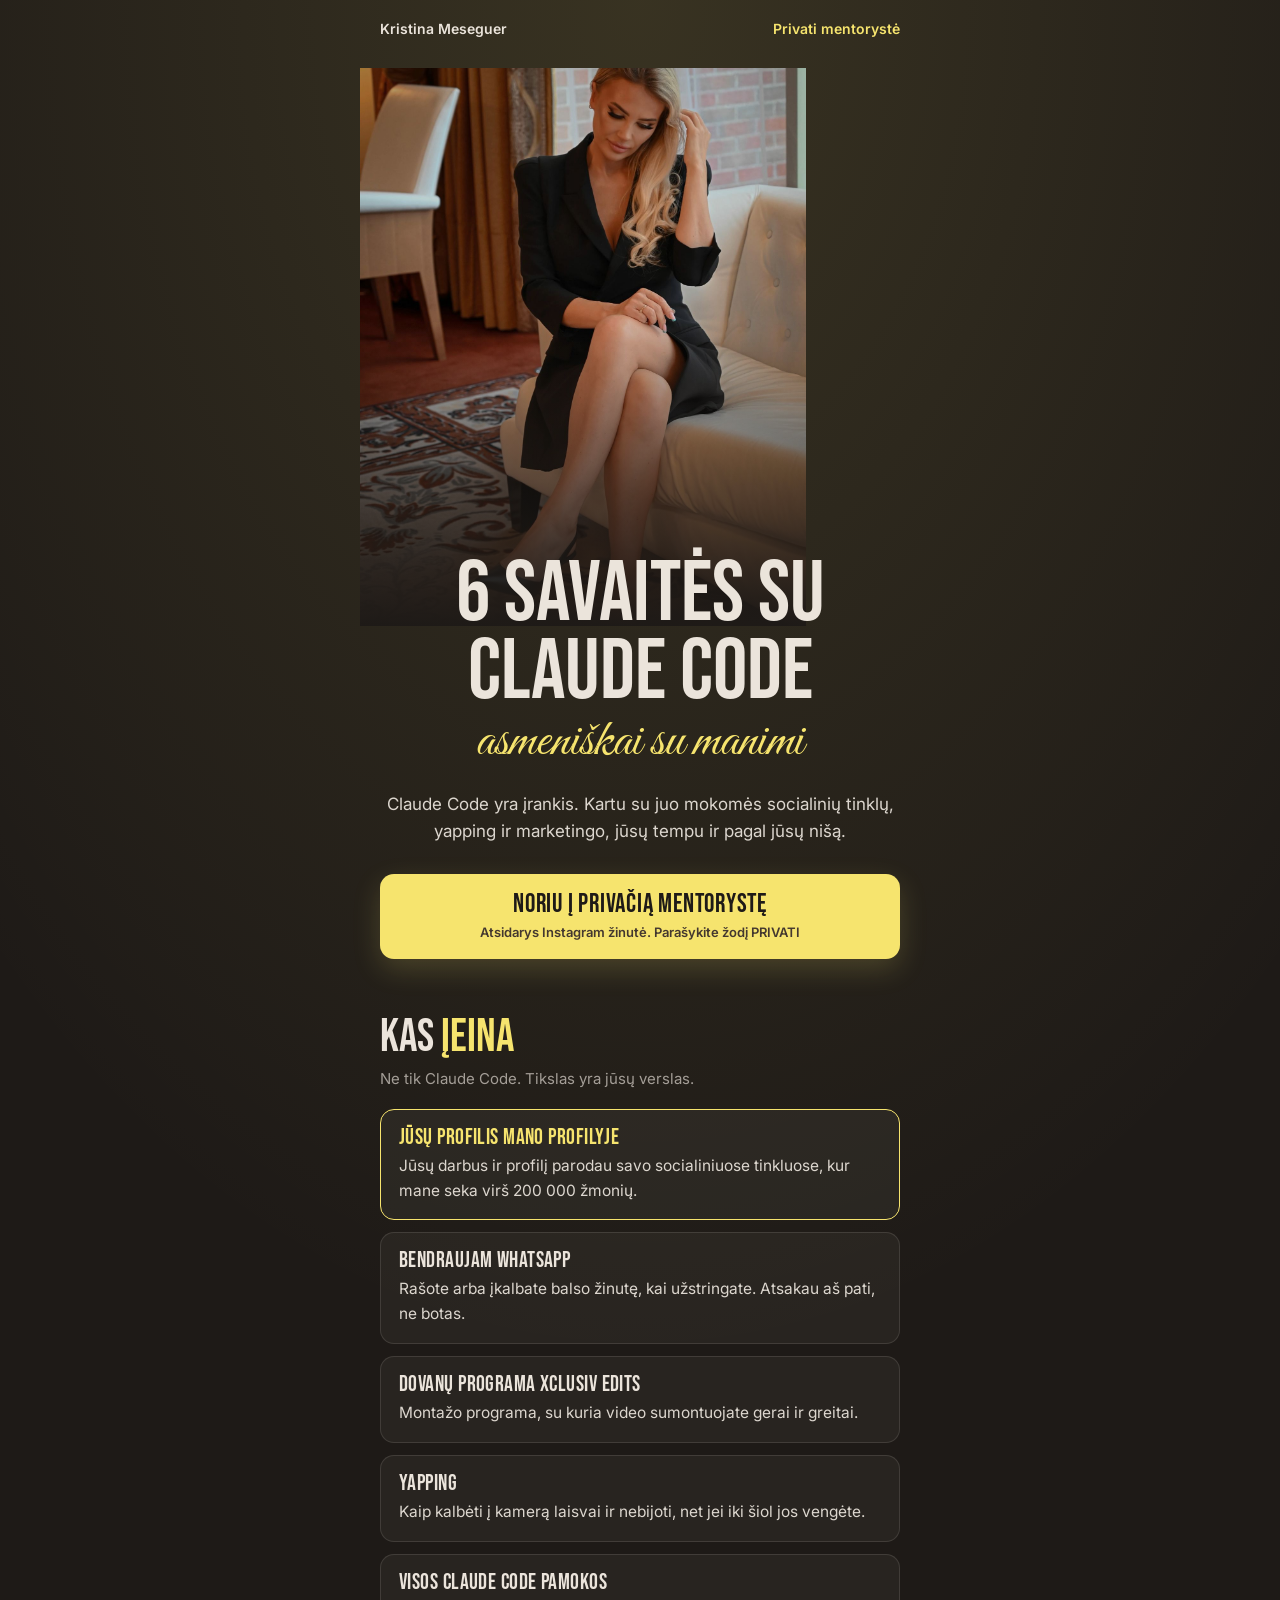
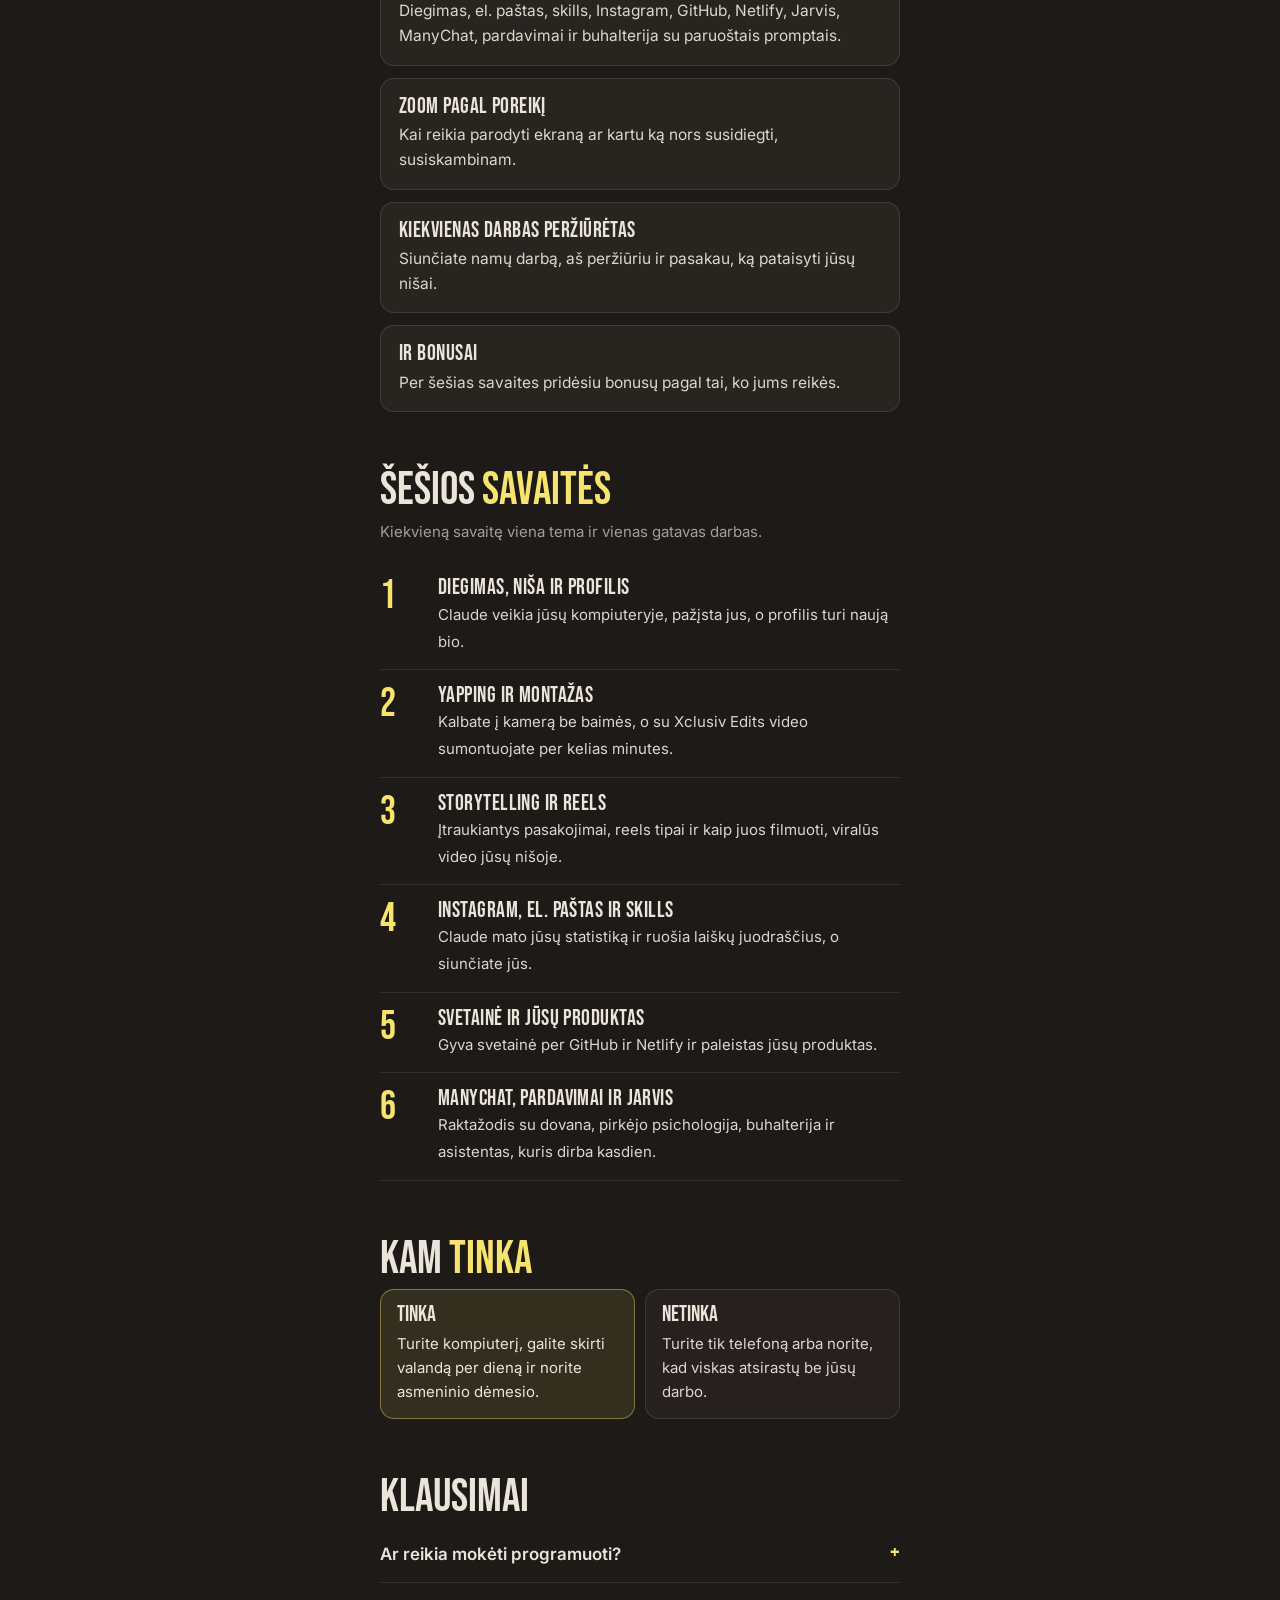
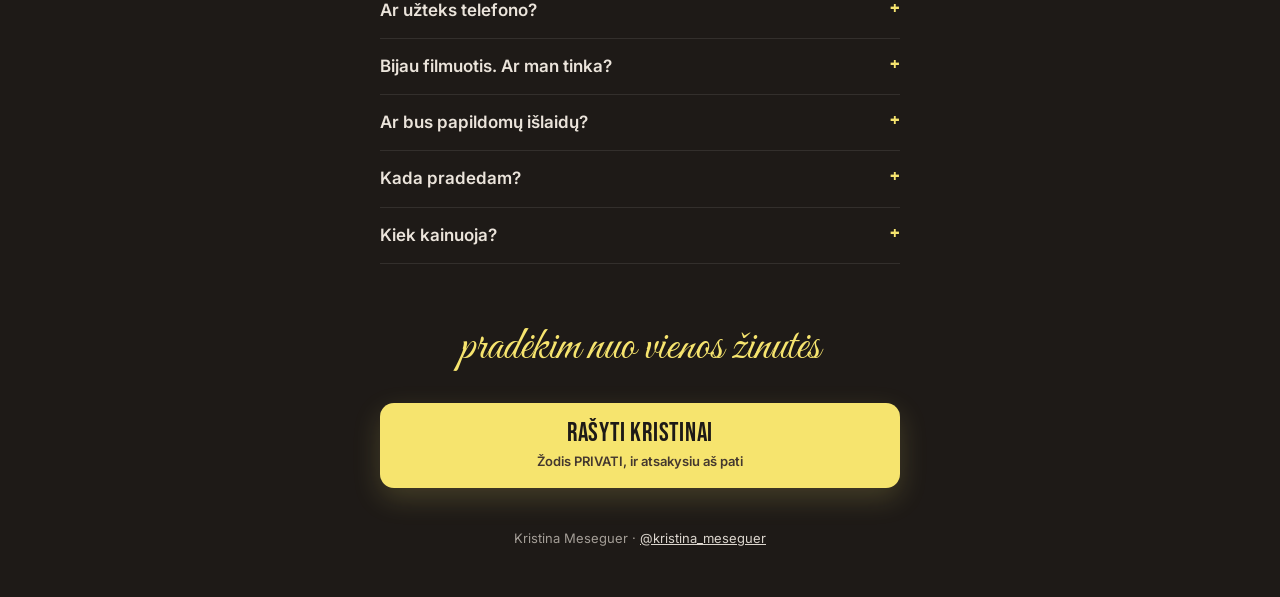
<file: mentoryste/index.html>
<!doctype html>
<html lang="lt">
<head>
  <meta charset="utf-8">
  <meta name="viewport" content="width=device-width, initial-scale=1, viewport-fit=cover">
  <title>Privati mentorystė | Kristina Meseguer</title>
  <meta name="description" content="Privati mentorystė: 6 savaitės su Claude Code asmeniškai su Kristina. Socialiniai tinklai, yapping ir marketingas.">
  <meta name="theme-color" content="#1E1A17">
  <meta property="og:title" content="Privati mentorystė su Claude Code">
  <meta property="og:description" content="6 savaitės asmeniškai: Claude Code, socialiniai tinklai, yapping ir marketingas.">
  <meta property="og:image" content="https://svetaine-kristi3.vercel.app/img/pradzia.jpg">
  <meta property="og:url" content="https://svetaine-kristi3.vercel.app/mentoryste/">
  <meta property="og:type" content="website">
  <link rel="icon" href="../img/zenklas-kremine.svg" type="image/svg+xml">
  <link rel="preconnect" href="https://fonts.googleapis.com">
  <link rel="preconnect" href="https://fonts.gstatic.com" crossorigin>
  <link href="https://fonts.googleapis.com/css2?family=Bebas+Neue&family=Great+Vibes&family=Inter:wght@400;600&display=swap" rel="stylesheet">
  <style>
    /* Brand book v8 (~/.claude/STILIUS.md), akcentas geltonas kaip /kursas/. Kainos viešai nėra (kaina-tik-privaciai). */
    :root {
      --anglis: #1E1A17; --espresso: #44382F; --mocha: #645448;
      --akmens: #A49E97; --pelenu: #DCD6CE; --kremine: #EBE4DB; --akcentas: #F6E46E;
      --bebas: "Bebas Neue", "Arial Narrow", sans-serif;
      --rasytinis: "Great Vibes", cursive;
      --inter: "Inter", system-ui, sans-serif;
    }
    * { box-sizing: border-box; margin: 0; padding: 0; }
    html { -webkit-text-size-adjust: 100%; scroll-behavior: smooth; }
    body {
      background: radial-gradient(120% 60% at 50% 0%, rgba(246,228,110,0.12) 0%, rgba(30,26,23,0) 60%), var(--anglis);
      color: var(--kremine); font: 400 17px/1.6 var(--inter);
      -webkit-font-smoothing: antialiased; overflow-x: clip; min-height: 100svh;
    }
    :focus-visible { outline: 2px solid var(--akcentas); outline-offset: 3px; }
    .remas { max-width: 560px; margin: 0 auto; padding: max(18px, env(safe-area-inset-top)) 20px max(48px, env(safe-area-inset-bottom)); }
    .virsus { display: flex; justify-content: space-between; align-items: center; font-size: 14px; color: var(--pelenu); }
    .virsus b { color: var(--kremine); font-weight: 600; }
    .virsus .zyme { color: var(--akcentas); font-weight: 600; }

    .foto { margin: 28px -20px 0; aspect-ratio: 4/5; max-height: 62svh; overflow: hidden; position: relative; }
    .foto img { width: 100%; height: 100%; object-fit: cover; display: block; }
    .foto::after { content: ""; position: absolute; inset: 0; background: linear-gradient(180deg, rgba(30,26,23,0) 45%, var(--anglis) 100%); }

    h1 { font: 400 clamp(52px, 15vw, 86px)/0.9 var(--bebas); text-transform: uppercase; text-align: center; margin-top: -70px; position: relative; }
    .rasytine { display: block; text-align: center; font: 400 clamp(36px, 10vw, 54px)/1.15 var(--rasytinis); color: var(--akcentas); }
    .ivadas { text-align: center; color: var(--pelenu); margin: 18px auto 0; max-width: 30em; }

    .mygtukas {
      display: block; width: 100%; margin: 28px 0 0; padding: 18px 20px; border-radius: 14px;
      background: var(--akcentas); color: var(--anglis); text-align: center; text-decoration: none;
      font: 400 26px/1 var(--bebas); letter-spacing: 0.03em;
      box-shadow: 0 10px 28px rgba(246,228,110,0.18);
    }
    .mygtukas small { display: block; font: 600 13px/1.3 var(--inter); letter-spacing: 0; margin-top: 6px; color: var(--espresso); }

    h2 { font: 400 clamp(34px, 9vw, 46px)/1 var(--bebas); text-transform: uppercase; margin: 56px 0 6px; }
    h2 em { font-style: normal; color: var(--akcentas); }
    .poantraste { color: var(--akmens); font-size: 15px; margin-bottom: 18px; }

    .korteles { display: grid; gap: 12px; }
    .kortele { background: rgba(235,228,219,0.05); border: 1px solid rgba(235,228,219,0.12); border-radius: 14px; padding: 16px 18px; }
    .kortele b { display: block; font: 400 22px/1.1 var(--bebas); letter-spacing: 0.02em; color: var(--kremine); margin-bottom: 4px; }
    .kortele p { color: var(--pelenu); font-size: 15.5px; }
    .kortele.pirma { border-color: var(--akcentas); }
    .kortele.pirma b { color: var(--akcentas); }

    .savaites { list-style: none; counter-reset: s; }
    .savaites li { counter-increment: s; display: grid; grid-template-columns: 44px 1fr; gap: 14px; padding: 14px 0; border-bottom: 1px solid rgba(235,228,219,0.1); }
    .savaites li::before { content: counter(s); font: 400 40px/1 var(--bebas); color: var(--akcentas); }
    .savaites b { display: block; font: 400 22px/1.1 var(--bebas); letter-spacing: 0.02em; }
    .savaites span { color: var(--pelenu); font-size: 15px; }

    .du { display: grid; grid-template-columns: 1fr 1fr; gap: 10px; }
    .du div { border-radius: 14px; padding: 14px 16px; font-size: 15px; }
    .du .tinka { background: rgba(246,228,110,0.1); border: 1px solid rgba(246,228,110,0.4); }
    .du .netinka { background: rgba(235,228,219,0.04); border: 1px solid rgba(235,228,219,0.12); color: var(--pelenu); }
    .du b { display: block; font: 400 22px/1 var(--bebas); margin-bottom: 6px; color: var(--kremine); }
    @media (max-width: 380px) { .du { grid-template-columns: 1fr; } }

    details { border-bottom: 1px solid rgba(235,228,219,0.1); padding: 14px 0; }
    summary { cursor: pointer; font-weight: 600; list-style: none; display: flex; justify-content: space-between; gap: 12px; }
    summary::after { content: "+"; color: var(--akcentas); font: 400 24px/1 var(--bebas); }
    details[open] summary::after { content: "–"; }
    details p { color: var(--pelenu); margin-top: 8px; font-size: 15.5px; }

    .citata { margin: 56px 0 0; text-align: center; font: 400 clamp(34px, 9vw, 46px)/1.2 var(--rasytinis); color: var(--akcentas); }
    .apacia { margin-top: 40px; text-align: center; font-size: 13px; color: var(--akmens); }
    .apacia a { color: var(--pelenu); }
  </style>
</head>
<body>
<main class="remas">
  <div class="virsus"><b>Kristina Meseguer</b><span class="zyme">Privati mentorystė</span></div>

  <div class="foto"><img src="../img/pradzia.jpg" alt="Kristina Meseguer"></div>
  <h1>6 savaitės su Claude Code</h1>
  <span class="rasytine">asmeniškai su manimi</span>
  <p class="ivadas">Claude Code yra įrankis. Kartu su juo mokomės socialinių tinklų, yapping ir marketingo, jūsų tempu ir pagal jūsų nišą.</p>

  <a class="mygtukas" href="https://ig.me/m/kristina_meseguer">Noriu į privačią mentorystę<small>Atsidarys Instagram žinutė. Parašykite žodį PRIVATI</small></a>

  <h2>Kas <em>įeina</em></h2>
  <p class="poantraste">Ne tik Claude Code. Tikslas yra jūsų verslas.</p>
  <div class="korteles">
    <div class="kortele pirma"><b>Jūsų profilis mano profilyje</b><p>Jūsų darbus ir profilį parodau savo socialiniuose tinkluose, kur mane seka virš 200 000 žmonių.</p></div>
    <div class="kortele"><b>Bendraujam WhatsApp</b><p>Rašote arba įkalbate balso žinutę, kai užstringate. Atsakau aš pati, ne botas.</p></div>
    <div class="kortele"><b>Dovanų programa Xclusiv Edits</b><p>Montažo programa, su kuria video sumontuojate gerai ir greitai.</p></div>
    <div class="kortele"><b>Yapping</b><p>Kaip kalbėti į kamerą laisvai ir nebijoti, net jei iki šiol jos vengėte.</p></div>
    <div class="kortele"><b>Visos Claude Code pamokos</b><p>Diegimas, el. paštas, skills, Instagram, GitHub, Netlify, Jarvis, ManyChat, pardavimai ir buhalterija su paruoštais promptais.</p></div>
    <div class="kortele"><b>Zoom pagal poreikį</b><p>Kai reikia parodyti ekraną ar kartu ką nors susidiegti, susiskambinam.</p></div>
    <div class="kortele"><b>Kiekvienas darbas peržiūrėtas</b><p>Siunčiate namų darbą, aš peržiūriu ir pasakau, ką pataisyti jūsų nišai.</p></div>
    <div class="kortele"><b>Ir bonusai</b><p>Per šešias savaites pridėsiu bonusų pagal tai, ko jums reikės.</p></div>
  </div>

  <h2>Šešios <em>savaitės</em></h2>
  <p class="poantraste">Kiekvieną savaitę viena tema ir vienas gatavas darbas.</p>
  <ol class="savaites">
    <li><div><b>Diegimas, niša ir profilis</b><span>Claude veikia jūsų kompiuteryje, pažįsta jus, o profilis turi naują bio.</span></div></li>
    <li><div><b>Yapping ir montažas</b><span>Kalbate į kamerą be baimės, o su Xclusiv Edits video sumontuojate per kelias minutes.</span></div></li>
    <li><div><b>Storytelling ir reels</b><span>Įtraukiantys pasakojimai, reels tipai ir kaip juos filmuoti, viralūs video jūsų nišoje.</span></div></li>
    <li><div><b>Instagram, el. paštas ir skills</b><span>Claude mato jūsų statistiką ir ruošia laiškų juodraščius, o siunčiate jūs.</span></div></li>
    <li><div><b>Svetainė ir jūsų produktas</b><span>Gyva svetainė per GitHub ir Netlify ir paleistas jūsų produktas.</span></div></li>
    <li><div><b>ManyChat, pardavimai ir Jarvis</b><span>Raktažodis su dovana, pirkėjo psichologija, buhalterija ir asistentas, kuris dirba kasdien.</span></div></li>
  </ol>

  <h2>Kam <em>tinka</em></h2>
  <div class="du">
    <div class="tinka"><b>Tinka</b>Turite kompiuterį, galite skirti valandą per dieną ir norite asmeninio dėmesio.</div>
    <div class="netinka"><b>Netinka</b>Turite tik telefoną arba norite, kad viskas atsirastų be jūsų darbo.</div>
  </div>

  <h2>Klausimai</h2>
  <details><summary>Ar reikia mokėti programuoti?</summary><p>Ne. Claude rašote lietuviškai, ir jis atsako lietuviškai. Pati pradėjau be jokio techninio išsilavinimo.</p></details>
  <details><summary>Ar užteks telefono?</summary><p>Ne. Reikia Mac arba Windows kompiuterio. Telefone Claude yra, bet jūsų kompiuterio failų jis nemato.</p></details>
  <details><summary>Bijau filmuotis. Ar man tinka?</summary><p>Taip. Antra savaitė skirta būtent tam: kaip kalbėti į kamerą ir nebijoti.</p></details>
  <details><summary>Ar bus papildomų išlaidų?</summary><p>Claude Pro prenumerata, apie 20 € per mėnesį. Ją perkate patys.</p></details>
  <details><summary>Kada pradedam?</summary><p>Mentorystė privati, todėl pradžią susiderinam asmeniškai, kai jums patogu.</p></details>
  <details><summary>Kiek kainuoja?</summary><p>Kainą ir visą planą atsiunčiu asmeniškai. Parašykite man žodį PRIVATI.</p></details>

  <p class="citata">pradėkim nuo vienos žinutės</p>
  <a class="mygtukas" href="https://ig.me/m/kristina_meseguer">Rašyti Kristinai<small>Žodis PRIVATI, ir atsakysiu aš pati</small></a>

  <p class="apacia">Kristina Meseguer · <a href="https://instagram.com/kristina_meseguer">@kristina_meseguer</a></p>
</main>
</body>
</html>
</file>
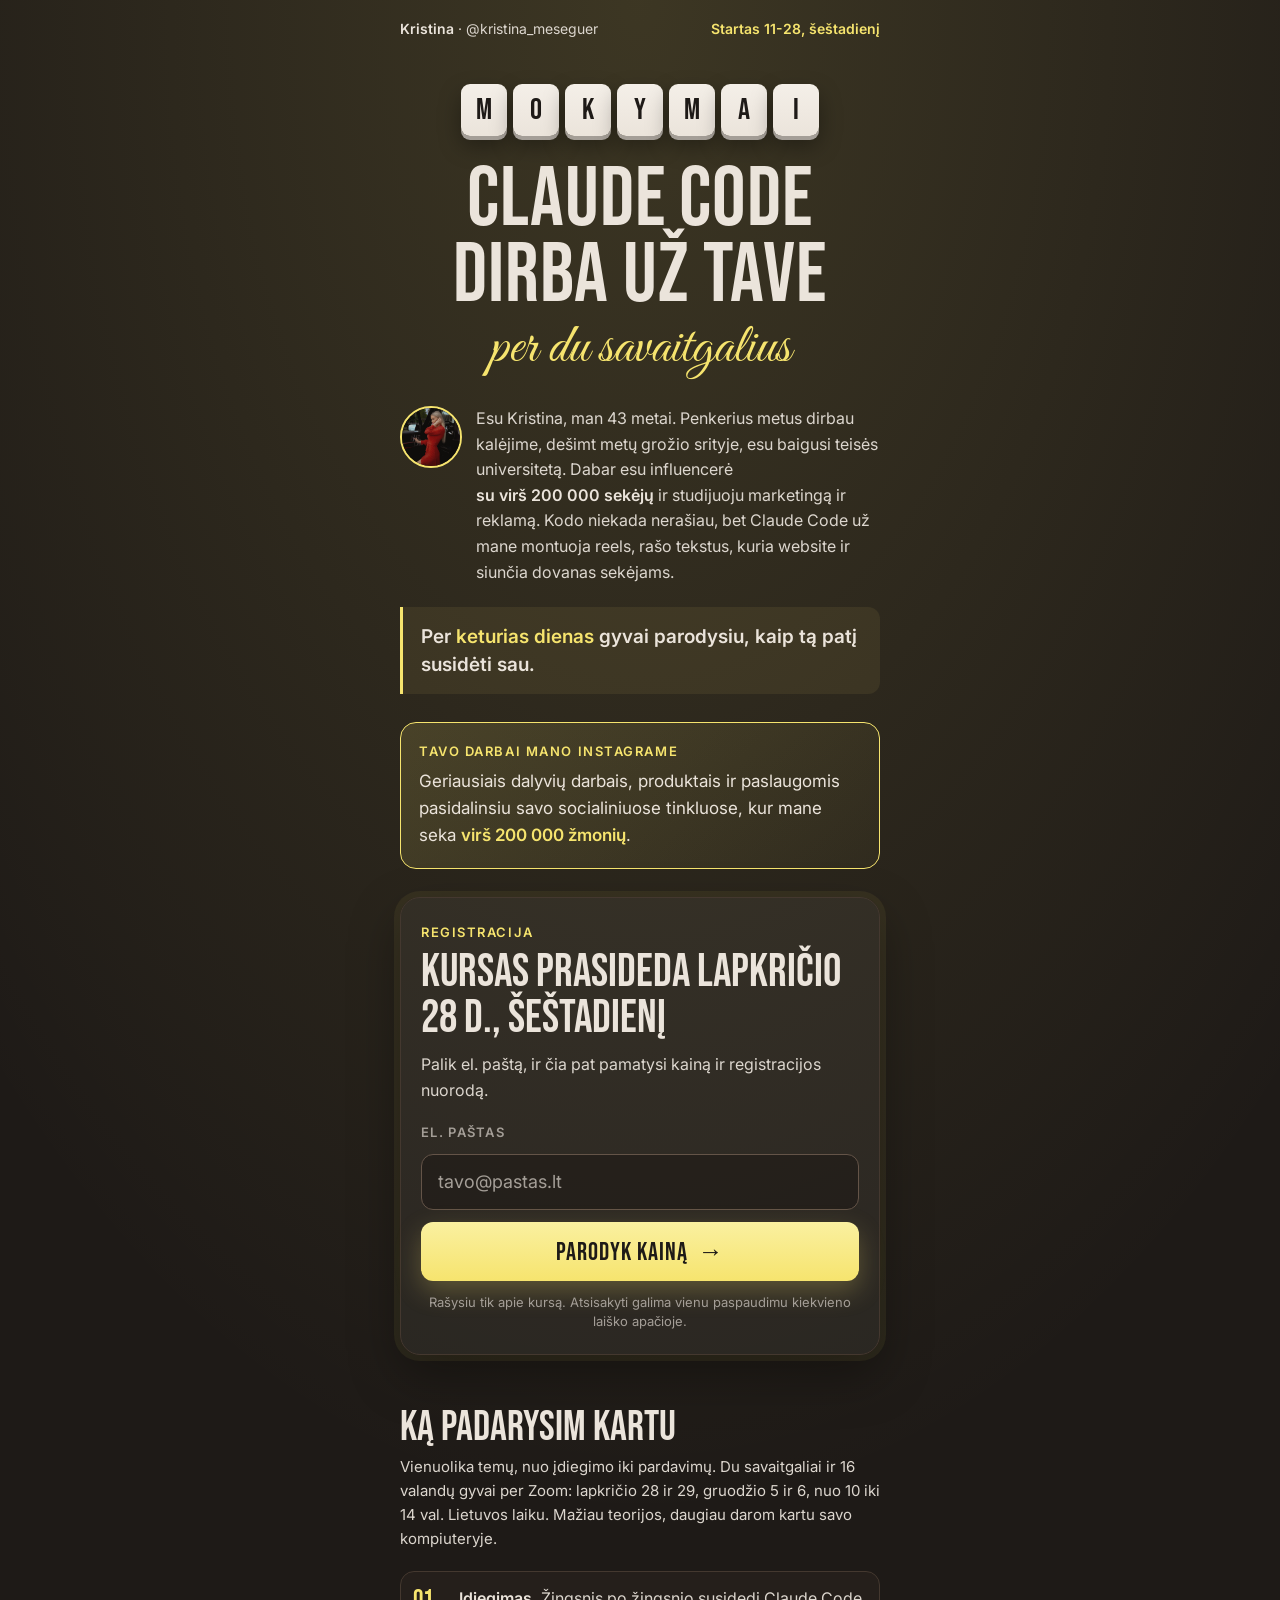
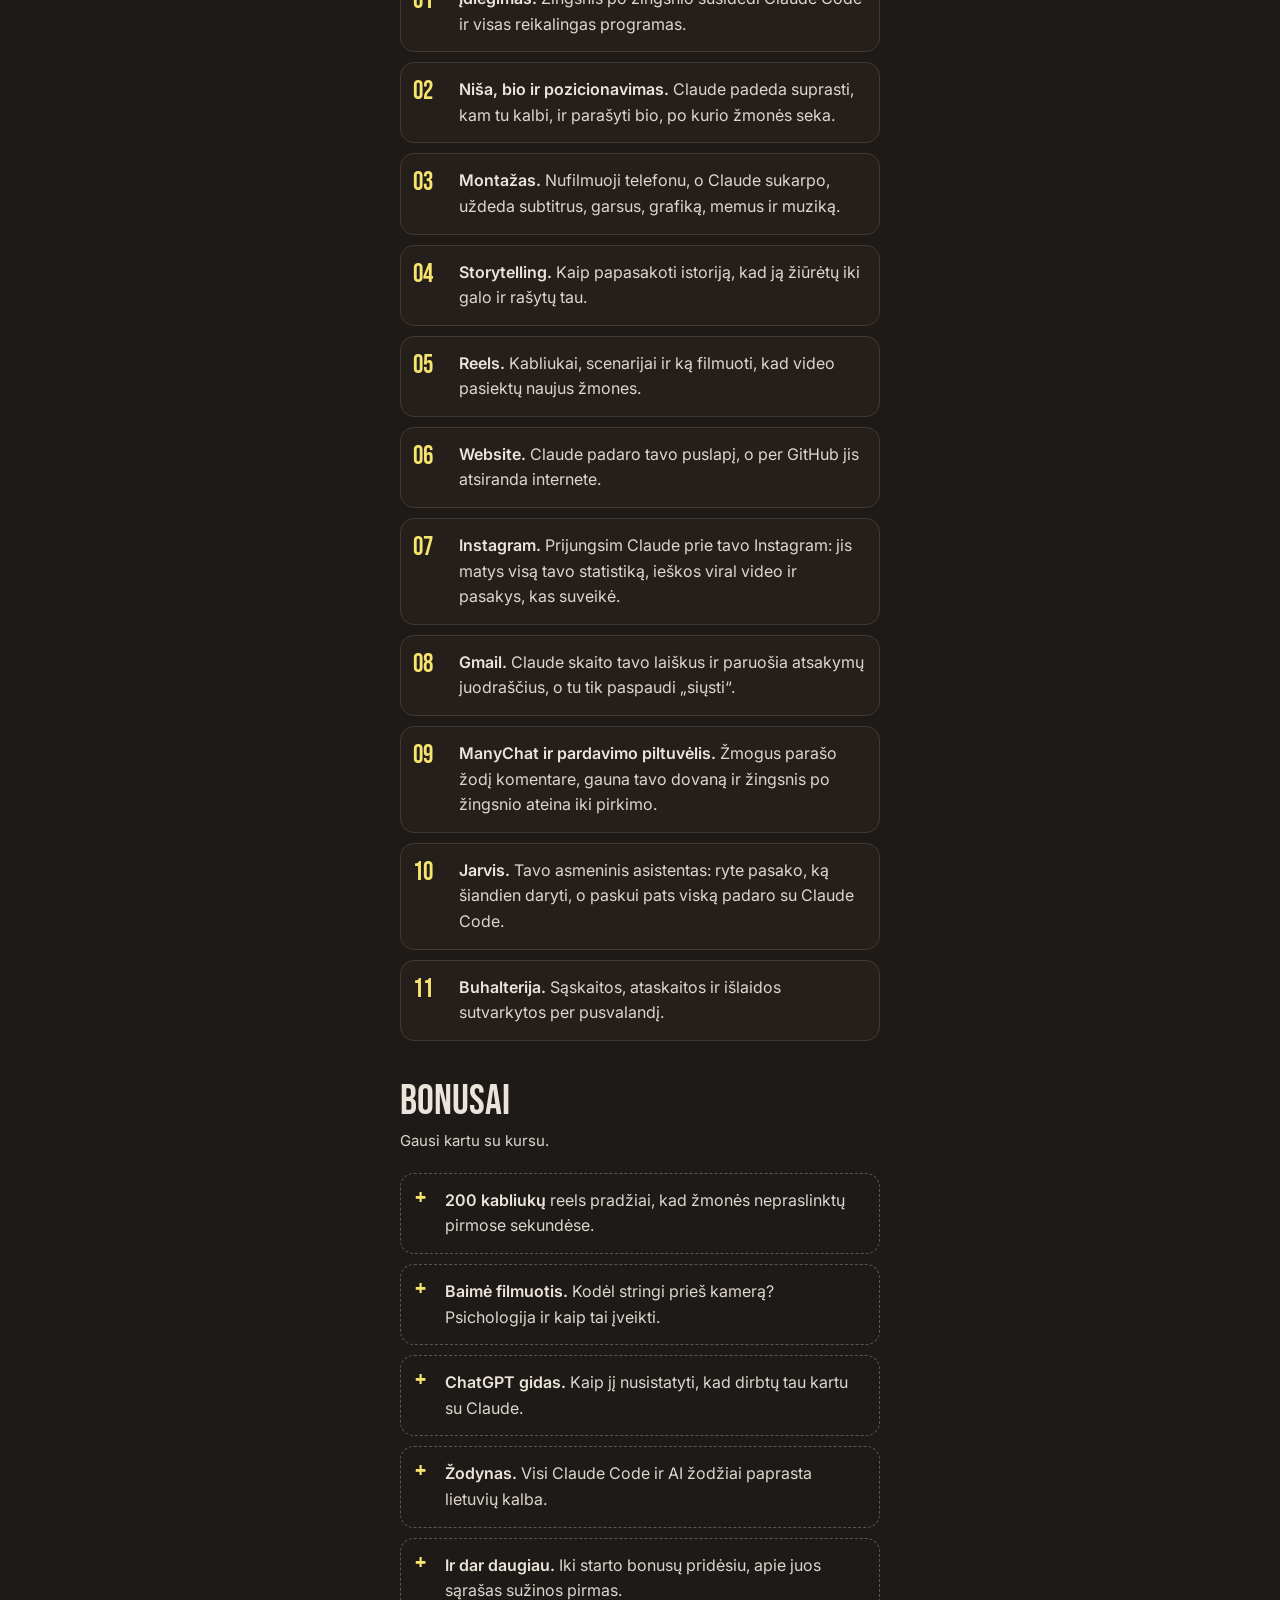
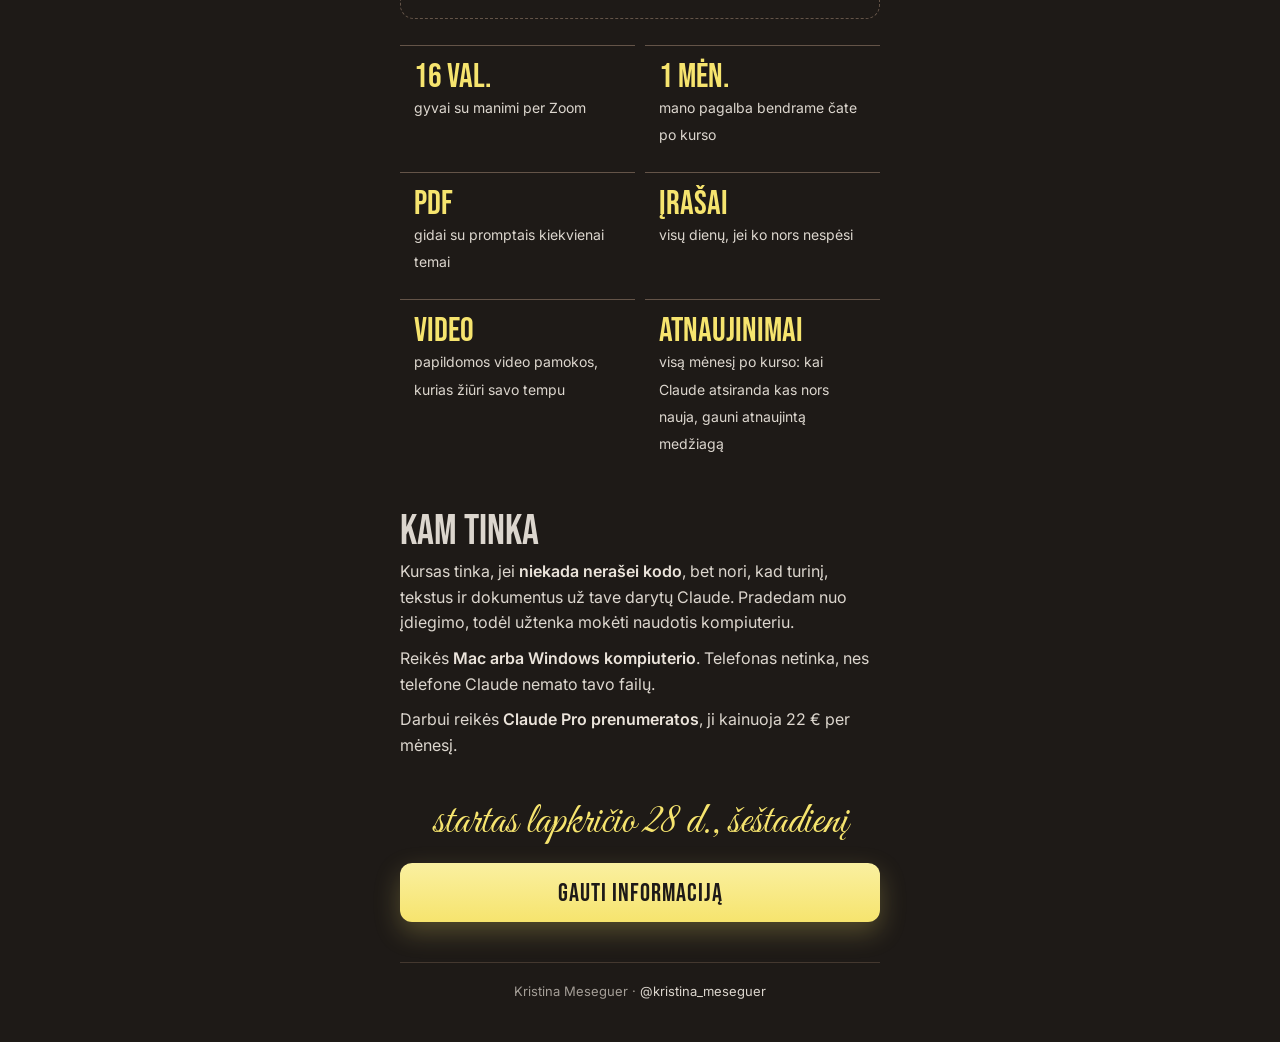
<file: mokymai/index.html>
<!doctype html>
<html lang="lt">
<head>
  <meta charset="utf-8">
  <!-- 2026-10-24 registracija atidaryta: šitas sąrašo puslapis veda į /kursas/ su kaina ir Stan nuoroda, ?is= šaltinis išlieka -->
  <script>location.replace("../kursas/" + location.search);</script>
  <meta name="viewport" content="width=device-width, initial-scale=1, viewport-fit=cover">
  <title>Claude Code mokymai | Kristina Meseguer</title>
  <meta name="description" content="Ruošiu naujus Claude Code mokymus. Palik el. paštą: sąrašas pirmas sužinos viską ir gaus geriausią kainą.">
  <meta name="theme-color" content="#1E1A17">
  <meta property="og:title" content="Claude Code mokymai">
  <meta property="og:description" content="Palik el. paštą: sąrašas pirmas sužinos viską ir gaus geriausią kainą.">
  <meta property="og:image" content="https://svetaine-kristi3.vercel.app/img/kvietimas.jpg">
  <meta property="og:url" content="https://svetaine-kristi3.vercel.app/mokymai/">
  <meta property="og:type" content="website">
  <link rel="icon" href="../img/zenklas-kremine.svg" type="image/svg+xml">
  <link rel="preconnect" href="https://fonts.googleapis.com">
  <link rel="preconnect" href="https://fonts.gstatic.com" crossorigin>
  <link href="https://fonts.googleapis.com/css2?family=Bebas+Neue&family=Great+Vibes&family=Inter:wght@400;600&display=swap" rel="stylesheet">
  <style>
    /* Spalvos ir šriftai pagal brand book v8 (~/.claude/STILIUS.md) */
    :root {
      --anglis: #1E1A17;
      --espresso: #44382F;
      --akmens: #87827C;
      --pelenu: #C1BCB6;
      --kremine: #EBE4DB;
      --karamele: #C9A27E;
      --bebas: "Bebas Neue", "Arial Narrow", sans-serif;
      --rasytinis: "Great Vibes", cursive;
      --inter: "Inter", system-ui, sans-serif;
    }
    * { box-sizing: border-box; margin: 0; padding: 0; }
    html { -webkit-text-size-adjust: 100%; }
    body {
      background: var(--anglis);
      color: var(--kremine);
      font: 400 17px/1.6 var(--inter);
      -webkit-font-smoothing: antialiased;
      overflow-x: clip;
    }
    [hidden] { display: none !important; }
    :focus-visible { outline: 2px solid var(--karamele); outline-offset: 3px; }

    .puslapis {
      min-height: 100svh;
      display: grid;
      grid-template-columns: minmax(0, 1fr);
    }
    .foto {
      position: relative;
      min-height: 62svh;
      background: var(--anglis) url("../img/kvietimas.jpg") center 18% / cover no-repeat;
    }
    .foto::after {
      content: "";
      position: absolute;
      inset: 0;
      background:
        linear-gradient(to bottom, rgba(30,26,23,0.15) 0%, rgba(30,26,23,0.25) 45%, var(--anglis) 100%);
    }
    .logo {
      position: absolute;
      z-index: 1;
      top: max(20px, env(safe-area-inset-top));
      left: 20px;
      width: 120px;
      opacity: 0.95;
    }
    .tekstas {
      position: relative;
      z-index: 1;
      margin-top: -22svh;
      padding: 0 20px max(32px, env(safe-area-inset-bottom));
      max-width: 560px;
      width: 100%;
      justify-self: center;
    }
    .rasytine {
      font-family: var(--rasytinis);
      color: var(--karamele);
      font-size: clamp(34px, 9vw, 48px);
      line-height: 1.1;
    }
    h1 {
      font-family: var(--bebas);
      font-weight: 400;
      text-transform: uppercase;
      font-size: clamp(58px, 17vw, 96px);
      line-height: 0.9;
      letter-spacing: 0.01em;
      margin: 2px 0 18px;
    }
    .ivadas { color: var(--kremine); margin-bottom: 12px; }
    .ivadas + .ivadas { color: var(--pelenu); margin-bottom: 26px; }

    form { display: grid; gap: 12px; }
    label.sr, .sr {
      position: absolute; width: 1px; height: 1px; overflow: hidden;
      clip: rect(0 0 0 0); white-space: nowrap;
    }
    input[type="email"] {
      width: 100%;
      font: 400 18px/1.2 var(--inter);
      color: var(--kremine);
      background: rgba(235,228,219,0.06);
      border: 1px solid var(--akmens);
      border-radius: 0;
      padding: 17px 16px;
      -webkit-appearance: none;
      appearance: none;
    }
    input[type="email"]::placeholder { color: var(--akmens); }
    input[type="email"]:focus { border-color: var(--karamele); outline: none; }
    button {
      font: 400 24px/1 var(--bebas);
      letter-spacing: 0.04em;
      color: var(--anglis);
      background: var(--kremine);
      border: 0;
      padding: 18px 16px 16px;
      cursor: pointer;
      clip-path: polygon(0 0, calc(100% - 10px) 0, 100% 10px, 100% 100%, 10px 100%, 0 calc(100% - 10px));
      transition: background 0.2s;
    }
    button:hover { background: var(--karamele); }
    button:disabled { opacity: 0.6; cursor: wait; }
    .klaida { color: var(--karamele); font-size: 15px; }
    .smulkiai { color: var(--akmens); font-size: 13px; line-height: 1.5; }
    .medus { position: absolute; left: -9999px; }

    .aciu h2 {
      font-family: var(--bebas);
      font-weight: 400;
      text-transform: uppercase;
      font-size: clamp(44px, 12vw, 64px);
      line-height: 0.95;
      margin-bottom: 12px;
    }
    .aciu p { color: var(--pelenu); margin-bottom: 10px; }
    .aciu a { color: var(--karamele); }

    .apacia {
      margin-top: 36px;
      padding-top: 18px;
      border-top: 1px solid var(--espresso);
      color: var(--akmens);
      font-size: 13px;
    }
    .apacia a { color: var(--pelenu); text-decoration: none; }

    @media (min-width: 900px) {
      .puslapis { grid-template-columns: 1fr 1fr; align-items: center; }
      .foto { min-height: 100vh; }
      .foto::after { background: linear-gradient(to right, rgba(30,26,23,0) 60%, var(--anglis) 100%); }
      .tekstas { margin-top: 0; padding: 48px 56px; justify-self: start; }
    }
  </style>
</head>
<body>
  <main class="puslapis">
    <div class="foto" role="img" aria-label="Kristina Meseguer">
      <img class="logo" src="../img/logo-kremine.svg" alt="Kristina Meseguer">
    </div>

    <div class="tekstas">
      <p class="rasytine">pirmi sužinos viską</p>
      <h1>Claude Code mokymai</h1>

      <div data-forma-blokas>
        <p class="ivadas">Ruošiu naujus Claude Code mokymus grupėje. Išmoksi, kaip Claude gali daryti tavo darbus: rašyti tekstus, montuoti video, ruošti dokumentus ir automatizuoti tai, kas dabar suryja tavo vakarus.</p>
        <p class="ivadas">Kai atidarysiu registraciją, sąrašas pirmas sužinos viską ir gaus geriausią kainą. Palik el. paštą ir nieko nepraleisi.</p>

        <form data-forma novalidate>
          <label class="sr" for="pastas">El. paštas</label>
          <input id="pastas" name="email" type="email" inputmode="email" autocomplete="email" placeholder="tavo@pastas.lt" required>
          <input class="medus" name="svetaine" type="text" tabindex="-1" autocomplete="off" aria-hidden="true">
          <button type="submit" data-mygtukas>Įrašyk mane į sąrašą</button>
          <p class="klaida" data-klaida role="alert" hidden></p>
          <p class="smulkiai">Rašysiu tik apie mokymus. Atsisakyti galima vienu paspaudimu kiekvieno laiško apačioje.</p>
        </form>
      </div>

      <div class="aciu" data-aciu hidden tabindex="-1">
        <h2>Įrašiau tave į sąrašą</h2>
        <p>Kai atidarysiu registraciją, laišką gausi tarp pirmųjų. Jei per kelias dienas nieko nematysi, pažiūrėk į „Reklamos“ arba „Šlamšto“ aplanką.</p>
        <p>O kol kas mano kasdienybę ir Claude darbus rasi <a href="https://www.instagram.com/kristina_meseguer/">Instagrame</a>.</p>
      </div>

      <p class="apacia">Kristina Meseguer · <a href="https://www.instagram.com/kristina_meseguer/">@kristina_meseguer</a></p>
    </div>
  </main>

  <script>
    // El. paštas keliauja į Make (8017239) → MailerLite grupė „mokymai“, ta pati kaip iš Instagram ManyChat.
    // Nuoroda su ?is=tiktok arba ?is=facebook parodo, iš kur žmogus atėjo.
    const WEBHOOK = "https://hook.eu1.make.com/aift8w45ia9shweeprq22fx1t6r7y9up";
    const SALTINIS = (new URLSearchParams(location.search).get("is") || "svetaine")
      .toLowerCase().replace(/[^a-z0-9-]/g, "").slice(0, 20) || "svetaine";

    const forma = document.querySelector("[data-forma]");
    const laukas = document.getElementById("pastas");
    const mygtukas = document.querySelector("[data-mygtukas]");
    const klaida = document.querySelector("[data-klaida]");

    function rodytiKlaida(tekstas) {
      klaida.textContent = tekstas;
      klaida.hidden = false;
    }

    forma.addEventListener("submit", async (e) => {
      e.preventDefault();
      klaida.hidden = true;
      if (forma.svetaine.value) return; // robotas užpildė paslėptą lauką
      const pastas = laukas.value.trim().toLowerCase();
      if (!/^[^\s@]+@[^\s@]+\.[^\s@]{2,}$/.test(pastas)) {
        rodytiKlaida("Patikrink el. paštą, atrodo, kad jame trūksta raidės ar ženklo.");
        laukas.focus();
        return;
      }
      mygtukas.disabled = true;
      mygtukas.textContent = "Įrašau…";
      try {
        await fetch(WEBHOOK, {
          method: "POST",
          mode: "no-cors",
          headers: { "Content-Type": "application/x-www-form-urlencoded" },
          body: new URLSearchParams({ email: pastas, saltinis: SALTINIS }).toString()
        });
        document.querySelector("[data-forma-blokas]").hidden = true;
        const aciu = document.querySelector("[data-aciu]");
        aciu.hidden = false;
        aciu.focus({ preventScroll: true });
      } catch (err) {
        mygtukas.disabled = false;
        mygtukas.textContent = "Įrašyk mane į sąrašą";
        rodytiKlaida("Nepavyko išsiųsti. Patikrink internetą ir spausk dar kartą.");
      }
    });
  </script>
</body>
</html>
</file>
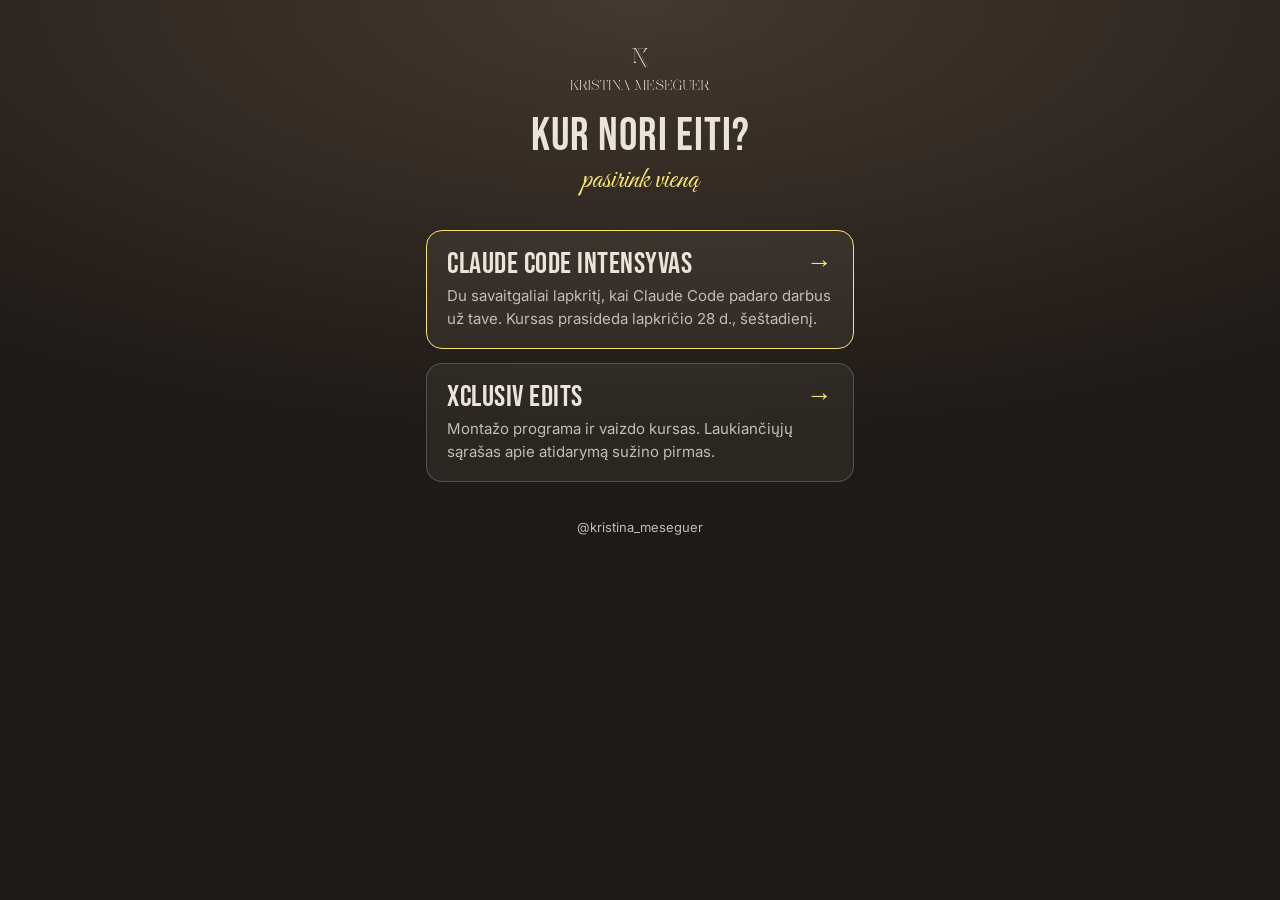
<file: nuorodos/index.html>
<!doctype html>
<html lang="lt">
<head>
  <meta charset="utf-8">
  <meta name="viewport" content="width=device-width, initial-scale=1, viewport-fit=cover">
  <title>Kristina Meseguer | Nuorodos</title>
  <meta name="description" content="Claude Code intensyvas ir Xclusiv Edits montažo programa.">
  <meta name="theme-color" content="#1E1A17">
  <link rel="preconnect" href="https://fonts.googleapis.com">
  <link rel="preconnect" href="https://fonts.gstatic.com" crossorigin>
  <link href="https://fonts.googleapis.com/css2?family=Bebas+Neue&family=Great+Vibes&family=Inter:wght@400;600&display=swap" rel="stylesheet">
  <style>
    /* Viena nuoroda bio, du produktai. Spalvos iš brand book v8 (STILIUS.md). */
    :root {
      --anglis: #1E1A17;
      --espresso: #44382F;
      --pelenu: #C1BCB6;
      --kremine: #EBE4DB;
      --geltona: #F6E46E;
      --bebas: "Bebas Neue", "Arial Narrow", sans-serif;
      --rasytinis: "Great Vibes", cursive;
      --inter: "Inter", system-ui, sans-serif;
    }
    * { box-sizing: border-box; margin: 0; padding: 0; }
    body {
      min-height: 100svh;
      background: radial-gradient(120% 70% at 50% 0%, var(--espresso) 0%, var(--anglis) 70%) var(--anglis);
      color: var(--kremine);
      font: 400 16px/1.5 var(--inter);
      -webkit-font-smoothing: antialiased;
      display: flex; justify-content: center;
    }
    :focus-visible { outline: 2px solid var(--geltona); outline-offset: 3px; }
    main { width: 100%; max-width: 460px; padding: 48px 16px 40px; text-align: center; }
    .logo { width: 140px; height: auto; opacity: 0.95; }
    h1 { font: 400 46px/1 var(--bebas); letter-spacing: 1px; margin-top: 18px; }
    .rasytine { font: 400 30px/1.2 var(--rasytinis); color: var(--geltona); margin-top: 2px; }
    .mygtukai { display: grid; gap: 14px; margin-top: 32px; }
    a.mygtukas {
      display: block; text-decoration: none; text-align: left;
      padding: 18px 20px; border-radius: 16px;
      background: rgba(235, 228, 219, 0.06);
      border: 1.5px solid rgba(235, 228, 219, 0.22);
      color: var(--kremine);
      transition: transform .15s ease, border-color .15s ease, background .15s ease;
    }
    a.mygtukas:hover, a.mygtukas:active { transform: translateY(-2px); border-color: var(--geltona); background: rgba(246, 228, 110, 0.07); }
    a.mygtukas.pirmas { border-color: var(--geltona); }
    .pavadinimas { font: 400 30px/1 var(--bebas); letter-spacing: 0.5px; display: flex; justify-content: space-between; align-items: center; gap: 12px; }
    .pavadinimas span { color: var(--geltona); font-size: 26px; }
    .aprasas { color: var(--pelenu); font-size: 15px; margin-top: 6px; }
    footer { margin-top: 36px; color: var(--pelenu); font-size: 13px; }
  </style>
</head>
<body>
  <main>
    <img class="logo" src="/img/logo-kremine.svg" alt="Kristina Meseguer">
    <h1>Kur nori eiti?</h1>
    <p class="rasytine">pasirink vieną</p>

    <nav class="mygtukai">
      <a class="mygtukas pirmas" data-kelias="/kursas/" href="/kursas/">
        <div class="pavadinimas">Claude Code intensyvas <span>→</span></div>
        <p class="aprasas">Du savaitgaliai lapkritį, kai Claude Code padaro darbus už tave. Kursas prasideda lapkričio 28 d., šeštadienį.</p>
      </a>
      <a class="mygtukas" data-kelias="/edits/" href="/edits/">
        <div class="pavadinimas">Xclusiv Edits <span>→</span></div>
        <p class="aprasas">Montažo programa ir vaizdo kursas. Laukiančiųjų sąrašas apie atidarymą sužino pirmas.</p>
      </a>
    </nav>

    <footer>@kristina_meseguer</footer>
  </main>
  <script>
    // Šaltinio žymę (?is=tiktok) perduodam toliau, kad Make istorijoje matytųsi, iš kur atėjo.
    try {
      var is = new URLSearchParams(location.search).get('is');
      if (is) document.querySelectorAll('a[data-kelias]').forEach(function (a) {
        a.href = a.dataset.kelias + '?is=' + encodeURIComponent(is);
      });
    } catch (e) {}
  </script>
</body>
</html>
</file>
<file: stilius.css>
/* Kristina Meseguer: testas „Ar tau tinka Claude Code?"
   Spalvos ir šriftai pagal brand book v8 (~/.claude/STILIUS.md).
   Judesio kalba paimta iš F1 tipo svetainės: krūva, išnyrantys žodžiai, kampų rėmeliai, laiko juosta.
   Vienas tamsus puslapis ir vienas sąmoningas šviesus blokas (mentorystė). */
:root {
  --anglis: #1E1A17;
  --espresso: #44382F;
  --mocha: #645448;
  --akmens: #87827C;
  --pelenu: #C1BCB6;
  --kremine: #EBE4DB;
  --karamele: #C9A27E;
  --tamsesne: #221D1A;

  --bebas: "Bebas Neue", "Arial Narrow", sans-serif;
  --rasytinis: "Great Vibes", cursive;
  --inter: "Inter", system-ui, sans-serif;

  --krastas: clamp(20px, 4.5vw, 64px);
  --lengvas: cubic-bezier(0.16, 1, 0.3, 1);
  --plokstes: cubic-bezier(0.33, 0, 0, 1);
  --nukirsta: 10px;
  /* vienas dizaino pikselis 1440 pločio rėme */
  --u: calc(min(100vw, 1600px) / 1440);
}

* { box-sizing: border-box; margin: 0; padding: 0; }
html { scroll-behavior: smooth; -webkit-text-size-adjust: 100%; }
body {
  background: var(--anglis);
  color: var(--kremine);
  font: 400 17px/1.6 var(--inter);
  -webkit-font-smoothing: antialiased;
  overflow-x: clip;
}
img { display: block; max-width: 100%; }
a { color: inherit; }
[hidden] { display: none !important; }
:focus-visible { outline: 2px solid var(--karamele); outline-offset: 3px; }
.sr { position: absolute; width: 1px; height: 1px; overflow: hidden; clip: rect(0 0 0 0); white-space: nowrap; }

h1, h2, h3 {
  font-family: var(--bebas);
  font-weight: 400;
  text-transform: uppercase;
  letter-spacing: 0.01em;
  line-height: 0.95;
}
.rasytine {
  font-family: var(--rasytinis);
  color: var(--karamele);
  font-size: clamp(30px, 8vw, 44px);
  line-height: 1.15;
  padding-bottom: 2px;
}
.taskas { color: var(--karamele); display: inline-block; }
.taskas--kremine { color: var(--kremine); }

/* ---------- Išnyrantis tekstas ir pakilimai ---------- */
[data-split] .u {
  display: inline-block;
  opacity: 0;
  transform: translateY(0.35em);
  transition: opacity 0.6s var(--lengvas), transform 0.9s var(--lengvas);
}
[data-split="letters"] .u { transform: translateY(0.3em); }
[data-split].rodoma .u { opacity: 1; transform: none; }
[data-split] .z { display: inline-block; white-space: nowrap; }

[data-kyla] {
  opacity: 0;
  transform: translateY(0.75rem);
  transition: opacity 0.7s var(--lengvas), transform 1s var(--lengvas);
  transition-delay: calc(var(--d, 0) * 1ms);
}
[data-kyla].rodoma { opacity: 1; transform: none; }

/* ---------- Kampų rėmeliai: keturi 10 px kampai, piešti gradientais ---------- */
.kampai { position: relative; --k: var(--pelenu); --kd: 10px; --kp: 0px; }
.kampai::after {
  content: "";
  position: absolute;
  inset: calc(-1 * var(--kp));
  pointer-events: none;
  background:
    linear-gradient(var(--k), var(--k)) top left / var(--kd) 1px,
    linear-gradient(var(--k), var(--k)) top left / 1px var(--kd),
    linear-gradient(var(--k), var(--k)) top right / var(--kd) 1px,
    linear-gradient(var(--k), var(--k)) top right / 1px var(--kd),
    linear-gradient(var(--k), var(--k)) bottom left / var(--kd) 1px,
    linear-gradient(var(--k), var(--k)) bottom left / 1px var(--kd),
    linear-gradient(var(--k), var(--k)) bottom right / var(--kd) 1px,
    linear-gradient(var(--k), var(--k)) bottom right / 1px var(--kd);
  background-repeat: no-repeat;
  transition: inset 0.7s var(--plokstes);
}
.kampai--tamsus { --k: var(--anglis); }

/* ---------- Mygtukai: nukirstas apatinis dešinys kampas, užliejimas iš kairės ---------- */
.mygtukas {
  --kunas: var(--kremine);
  --uzliejimas: var(--karamele);
  --raides: var(--anglis);
  --raides-uzlietos: var(--anglis);
  position: relative;
  isolation: isolate;
  display: inline-flex;
  align-items: center;
  gap: 1.4em;
  min-height: 56px;
  padding: 0 30px 0 28px;
  color: var(--raides);
  font: 400 24px/1 var(--bebas);
  letter-spacing: 0.04em;
  text-decoration: none;
  white-space: nowrap;
}
.mygtukas::before,
.mygtukas__uzlieti {
  content: "";
  position: absolute;
  inset: 0;
  z-index: -1;
  clip-path: polygon(0 0, 100% 0, 100% calc(100% - var(--nukirsta)), calc(100% - var(--nukirsta)) 100%, 0 100%);
}
.mygtukas::before { background: var(--kunas); }
.mygtukas__uzlieti {
  background: var(--uzliejimas);
  transform: scaleX(0);
  transform-origin: left;
  transition: transform 0.25s var(--plokstes);
}
.mygtukas__tekstas { transition: color 0.25s; }
.mygtukas__rodykle {
  width: 0.65em;
  height: 0.5em;
  transition: transform 0.15s var(--plokstes), color 0.25s;
}
.mygtukas:hover .mygtukas__uzlieti, .mygtukas:focus-visible .mygtukas__uzlieti { transform: scaleX(1); }
.mygtukas:hover, .mygtukas:focus-visible { color: var(--raides-uzlietos); }
.mygtukas:hover .mygtukas__rodykle { transform: translateX(0.25rem); }
.mygtukas:active { transform: translateY(1px); }

.mygtukas--tamsus { --kunas: var(--anglis); --raides: var(--karamele); --raides-uzlietos: var(--anglis); }
.mygtukas--tuscias { --kunas: rgba(235, 228, 219, 0.08); --raides: var(--kremine); --raides-uzlietos: var(--anglis); }
.mygtukas--tuscias::after {
  content: "";
  position: absolute;
  inset: 0;
  z-index: -1;
  pointer-events: none;
  background:
    linear-gradient(var(--karamele), var(--karamele)) top left / 100% 1px,
    linear-gradient(var(--karamele), var(--karamele)) top left / 1px 100%,
    linear-gradient(var(--karamele), var(--karamele)) bottom left / calc(100% - var(--nukirsta)) 1px,
    linear-gradient(var(--karamele), var(--karamele)) top right / 1px calc(100% - var(--nukirsta));
  background-repeat: no-repeat;
  opacity: 0.6;
}

.tekstinis {
  background: none;
  border: 0;
  color: var(--pelenu);
  font: 600 15px/1 var(--inter);
  text-decoration: underline;
  text-underline-offset: 4px;
  cursor: pointer;
  padding: 12px 0;
}
.tekstinis:hover { color: var(--kremine); }

/* ---------- Kontūrų linijos (piešia judesys.js) ---------- */
.konturai {
  position: absolute;
  inset: 0;
  width: 100%;
  height: 100%;
  pointer-events: none;
}

/* ---------- Pakrovimo užuolaida ---------- */
.uzuolaida {
  position: fixed;
  inset: 0;
  z-index: 100;
  display: flex;
  flex-direction: column;
  align-items: center;
  justify-content: center;
  background: var(--anglis);
  transition: opacity 0.9s ease;
  /* atsarginis kelias, jei JavaScript nepasileido */
  animation: uzuolaida-atsarginis 0s 6s forwards;
}
.uzuolaida.kyla { opacity: 0; pointer-events: none; }
@keyframes uzuolaida-atsarginis { to { opacity: 0; visibility: hidden; } }
.uzuolaida__turinys {
  display: flex;
  flex-direction: column;
  align-items: center;
  transition: opacity 0.5s var(--lengvas), transform 0.5s var(--lengvas);
}
.uzuolaida.isvalyta .uzuolaida__turinys { opacity: 0; transform: translateY(-0.75rem); }
.uzuolaida__zenklas {
  position: relative;
  width: 5.5rem;
  height: 6.6rem;
  background: rgba(235, 228, 219, 0.12);
  -webkit-mask: url("img/zenklas-kremine.svg") center / contain no-repeat;
  mask: url("img/zenklas-kremine.svg") center / contain no-repeat;
}
.uzuolaida__pilnas {
  position: absolute;
  inset: 0;
  background: var(--kremine);
  transform-origin: top;
  transform: scaleY(var(--p, 0));
}
.uzuolaida__vardas {
  margin-top: 1.75rem;
  font: 600 12px/1 var(--inter);
  text-transform: uppercase;
  letter-spacing: 0.3em;
  color: var(--pelenu);
}
.uzuolaida__matuoklis {
  position: absolute;
  left: 0;
  right: 0;
  bottom: 0;
  height: 4px;
  background: rgba(193, 188, 182, 0.15);
  transition: opacity 0.5s;
}
.uzuolaida.isvalyta .uzuolaida__matuoklis { opacity: 0; }
.uzuolaida__matuoklis span {
  display: block;
  height: 100%;
  background: var(--kremine);
  transform-origin: left;
  transform: scaleX(var(--p, 0));
}

/* ---------- Krūva ---------- */
.kruva { position: relative; background: var(--anglis); }
.kruva__sluoksnis {
  position: sticky;
  top: 0;
  z-index: 0;
  overflow: hidden;
}
.kruva__vidus { transform-origin: center top; }
.kruva__seselis {
  position: absolute;
  inset: 0;
  background: var(--anglis);
  opacity: 0;
  pointer-events: none;
}
.kruva > main { position: relative; z-index: 10; }

/* ---------- Pirmas ekranas ---------- */
.pradzia {
  position: relative;
  min-height: 100svh;
  display: flex;
  flex-direction: column;
  justify-content: flex-end;
  overflow: hidden;
}
.pradzia__foto img {
  position: absolute;
  inset: 0;
  width: 100%;
  height: 100%;
  object-fit: cover;
  object-position: 50% 18%;
}
.pradzia::after {
  content: "";
  position: absolute;
  inset: 0;
  background: linear-gradient(to bottom, rgba(30, 26, 23, 0.55) 0%, rgba(30, 26, 23, 0) 16%, rgba(30, 26, 23, 0) 30%, rgba(30, 26, 23, 0.6) 50%, rgba(30, 26, 23, 0.95) 70%, var(--anglis) 100%);
}

.virsus {
  position: absolute;
  top: calc(env(safe-area-inset-top) + 20px);
  left: var(--krastas);
  right: var(--krastas);
  z-index: 3;
  display: flex;
  align-items: center;
  justify-content: space-between;
}
.virsus__logo img { width: 128px; height: auto; }
.virsus__nav { display: none; }
.virsus__nav a, .virsus__ig {
  font: 600 13px/1 var(--inter);
  text-transform: uppercase;
  letter-spacing: 0.06em;
  text-decoration: none;
  color: var(--kremine);
  transition: color 0.15s cubic-bezier(0.2, 0, 0, 1);
}
.virsus__nav a:hover, .virsus__ig:hover { color: var(--karamele); }

.pradzia__tekstas {
  position: relative;
  z-index: 2;
  padding: 0 var(--krastas) calc(env(safe-area-inset-bottom) + 40px);
  max-width: 680px;
}
.pradzia h1 {
  font-size: clamp(58px, 16vw, 112px);
  margin: 2px 0 16px;
  max-width: 7em;
}
.pradzia__sub { color: var(--pelenu); max-width: 34ch; margin-bottom: 18px; }
.meta {
  list-style: none;
  display: flex;
  flex-wrap: wrap;
  gap: 8px 20px;
  margin-bottom: 26px;
}
.meta li {
  display: flex;
  align-items: center;
  gap: 10px;
  font: 600 12px/1 var(--inter);
  text-transform: uppercase;
  letter-spacing: 0.06em;
  color: var(--kremine);
}
.meta li::before {
  content: "";
  width: 6px;
  height: 6px;
  background: var(--karamele);
  transform: rotate(45deg);
}
.skydeliai { display: none; }

@media (min-width: 900px) {
  .pradzia { display: grid; grid-template-columns: 1fr 44%; align-items: center; }
  .pradzia__foto { grid-column: 2; grid-row: 1; position: relative; height: 100%; }
  .pradzia::after {
    left: auto;
    width: 44%;
    background:
      linear-gradient(to right, var(--anglis) 0%, rgba(30, 26, 23, 0) 26%),
      linear-gradient(to bottom, rgba(30, 26, 23, 0.6) 0%, rgba(30, 26, 23, 0) 18%, rgba(30, 26, 23, 0) 58%, rgba(30, 26, 23, 0.9) 100%);
  }
  .pradzia__tekstas { grid-column: 1; grid-row: 1; padding-bottom: 0; padding-top: 40px; }
  .virsus__nav { display: flex; gap: 48px; position: absolute; left: 50%; transform: translateX(-50%); }
  .meta { flex-direction: column; gap: 12px; margin-bottom: 34px; }
  .skydeliai {
    display: flex;
    gap: 24px;
    position: absolute;
    z-index: 3;
    right: var(--krastas);
    bottom: 40px;
  }
}
.skydelis { padding: 16px 20px 18px; min-width: 210px; --k: var(--kremine); }
.skydelis__antraste {
  font: 600 12px/0.9 var(--inter);
  text-transform: uppercase;
  letter-spacing: -0.02em;
  color: var(--karamele);
}
.skydelis__sarasas {
  display: grid;
  grid-template-columns: repeat(3, auto);
  gap: 18px;
  margin-top: 18px;
}
.skydelis__sarasas dt {
  font: 600 11px/1 var(--inter);
  text-transform: uppercase;
  letter-spacing: -0.02em;
  color: var(--pelenu);
  white-space: nowrap;
}
.skydelis__sarasas dd {
  font: 400 40px/0.8 var(--bebas);
  margin-top: 10px;
  white-space: nowrap;
}

/* ---------- Testas ---------- */
.testas {
  position: relative;
  min-height: 100svh;
  padding: 72px var(--krastas) 56px;
  display: flex;
  flex-direction: column;
  justify-content: flex-start;
  overflow: hidden;
  background: radial-gradient(120% 70% at 85% 0%, rgba(68, 56, 47, 0.75), transparent 70%), var(--anglis);
}
.testas__fonas {
  position: absolute;
  inset: 0;
  background: url("img/rezultatas-m.jpg") center 25% / cover no-repeat;
  opacity: 0;
  transform: scale(1.04);
  transition: opacity 1s var(--lengvas), transform 1.6s var(--lengvas);
}
.testas__fonas::after {
  content: "";
  position: absolute;
  inset: 0;
  background: linear-gradient(to bottom, rgba(30, 26, 23, 0.1) 0%, rgba(30, 26, 23, 0.35) 16%, rgba(30, 26, 23, 0.88) 30%, rgba(30, 26, 23, 0.96) 42%, var(--anglis) 100%);
}
.testas.rodomas-rezultatas .testas__fonas { opacity: 1; transform: scale(1); }
@media (min-width: 900px) {
  .testas { justify-content: center; }
  .testas__fonas { background-image: url("img/rezultatas.jpg"); background-position: 70% 8%; }
  .testas__fonas::after { background: linear-gradient(to right, var(--anglis) 0%, rgba(30, 26, 23, 0.9) 45%, rgba(30, 26, 23, 0.35) 100%); }
  .klausimas { margin: 0 auto; }
}

.klausimas, .rezultatas { position: relative; z-index: 1; width: 100%; max-width: 640px; }
.eiga { margin-bottom: 36px; }
.eiga__tekstas { font: 600 13px/1 var(--inter); text-transform: uppercase; letter-spacing: 0.06em; color: var(--pelenu); margin-bottom: 12px; }
.eiga__linija { height: 2px; background: rgba(193, 188, 182, 0.2); }
.eiga__linija span { display: block; height: 100%; width: 20%; background: var(--karamele); transition: width 0.5s var(--lengvas); }

.klausimas__tekstas { font-size: clamp(44px, 11.5vw, 76px); margin-bottom: 14px; outline: none; }
.klausimas__pastaba { color: var(--pelenu); font-size: 15px; max-width: 46ch; margin-bottom: 8px; }
.atsakymai { display: grid; gap: 12px; margin-top: 26px; }
.atsakymas {
  position: relative;
  isolation: isolate;
  display: flex;
  align-items: center;
  gap: 16px;
  width: 100%;
  min-height: 62px;
  padding: 14px 22px;
  text-align: left;
  border: 0;
  background: rgba(193, 188, 182, 0.35);
  clip-path: polygon(0 0, 100% 0, 100% calc(100% - var(--nukirsta)), calc(100% - var(--nukirsta)) 100%, 0 100%);
  color: var(--kremine);
  font: 600 17px/1.35 var(--inter);
  cursor: pointer;
  transition: background 0.2s, color 0.2s;
}
.atsakymas::before {
  content: "";
  position: absolute;
  inset: 1px;
  z-index: -1;
  background: var(--tamsesne);
  clip-path: polygon(0 0, 100% 0, 100% calc(100% - var(--nukirsta) + 0.5px), calc(100% - var(--nukirsta) + 0.5px) 100%, 0 100%);
  transition: background 0.2s;
}
.atsakymas:hover { background: var(--karamele); }
.atsakymas[aria-pressed="true"] { background: var(--kremine); color: var(--anglis); }
.atsakymas[aria-pressed="true"]::before { background: var(--kremine); }
.atsakymas__raide { font: 400 26px/1 var(--bebas); color: var(--karamele); min-width: 16px; }
.atsakymas[aria-pressed="true"] .atsakymas__raide { color: var(--mocha); }
[data-atgal] { margin-top: 22px; }

.klausimas__turinys.iseina { opacity: 0; transform: translateX(-18px); transition: opacity 0.18s, transform 0.18s; }
.klausimas__turinys .atsakymas { opacity: 0; transform: translateY(0.75rem); }
.klausimas__turinys.ateina .atsakymas {
  opacity: 1;
  transform: none;
  transition: opacity 0.5s var(--lengvas), transform 0.7s var(--lengvas), background 0.2s, color 0.2s;
  transition-delay: calc(240ms + var(--i) * 60ms), calc(240ms + var(--i) * 60ms), 0s, 0s;
}

.rezultatas { align-self: flex-start; padding-top: 22vh; }
@media (min-width: 900px) { .rezultatas { padding-top: 0; } }
.rezultatas > [data-kyla-rez] { opacity: 0; transform: translateY(18px); }
.rezultatas.ateina > [data-kyla-rez] { opacity: 1; transform: none; transition: opacity 0.8s var(--lengvas), transform 0.8s var(--lengvas); transition-delay: calc(var(--d, 0) * 1ms); }
.rezultatas__pavadinimas { font-size: clamp(64px, 18vw, 124px); margin: 0 0 10px; outline: none; }
.rezultatas__balai { font: 600 13px/1 var(--inter); text-transform: uppercase; letter-spacing: 0.06em; color: var(--karamele); margin-bottom: 18px; }
.rezultatas__aprasas, .rezultatas__pradzia { max-width: 52ch; }
.rezultatas__pradzia { margin-top: 14px; color: var(--pelenu); }
.rezultatas__pradzia strong { color: var(--kremine); font-weight: 600; }

.zinute {
  margin-top: 36px;
  padding: 26px 24px 22px;
  display: grid;
  gap: 10px;
  justify-items: start;
  --k: var(--karamele);
  background: rgba(30, 26, 23, 0.55);
}
.zinute__ivadas { max-width: 46ch; margin-bottom: 8px; }
.zinute__etikete { font: 600 15px/1.2 var(--inter); }
.laukas {
  width: 100%;
  max-width: 420px;
  background: var(--akmens);
  clip-path: polygon(0 0, 100% 0, 100% calc(100% - var(--nukirsta)), calc(100% - var(--nukirsta)) 100%, 0 100%);
  padding: 1px;
  transition: background 0.2s;
}
.laukas:focus-within { background: var(--karamele); }
.zinute__laukas {
  display: block;
  width: 100%;
  min-height: 52px;
  padding: 0 16px;
  border: 0;
  background: var(--tamsesne);
  clip-path: polygon(0 0, 100% 0, 100% calc(100% - var(--nukirsta) + 0.5px), calc(100% - var(--nukirsta) + 0.5px) 100%, 0 100%);
  color: var(--kremine);
  font: 400 17px var(--inter);
}
.zinute__laukas::placeholder { color: #a39d96; }
.zinute__laukas:focus { outline: none; }
.zinute__perziura {
  margin: 8px 0 14px;
  padding: 14px 16px;
  border-left: 2px solid var(--karamele);
  background: rgba(68, 56, 47, 0.55);
  font: 600 16px/1.4 var(--inter);
  max-width: 420px;
  width: 100%;
  overflow-wrap: anywhere;
}
.zinute__busena { min-height: 1.4em; font-size: 15px; color: var(--karamele); }
.zinute__kaina { font-size: 15px; color: var(--pelenu); }
.netinka { margin-top: 28px; }
[data-is-naujo] { margin-top: 26px; }

/* ---------- Istorija: laiko juosta ---------- */
.istorija {
  position: relative;
  z-index: 20;
  background: var(--anglis);
  padding: 96px 0 72px;
}
.istorija__antraste {
  font-size: clamp(52px, 13vw, 76px);
  padding: 0 var(--krastas);
  margin-bottom: 44px;
  display: flex;
  flex-direction: column;
}
.istorija__eilute, .mentoryste__eilute, .apacia__eilute { white-space: nowrap; }
.begis { display: none; }
.eilutes { list-style: none; display: grid; gap: 56px; padding: 0 var(--krastas); }
.eilute { position: relative; transition: opacity 0.7s var(--plokstes); }
.plokste {
  position: relative;
  width: 88%;
  aspect-ratio: 710 / 462;
  transform: translate(var(--tx, 0), var(--py, 0px));
}
.eilute:nth-child(even) .plokste { margin-left: auto; }
.plokste__uzpildas {
  position: absolute;
  inset: 0;
  overflow: hidden;
  background: var(--espresso);
  clip-path: polygon(3.38% 0, 100% 0, 100% 94.8%, 96.69% 100%, 0 100%, 0 5.19%);
  transition: inset 0.7s var(--plokstes);
}
.plokste__uzpildas img {
  position: absolute;
  left: 0;
  top: 0;
  width: 100%;
  height: 112%;
  object-fit: cover;
  transform: translateY(var(--iy, -8%));
}
.plokste__uzpildas::after {
  content: "";
  position: absolute;
  inset: 0;
  background: linear-gradient(to bottom, rgba(30, 26, 23, 0.15), rgba(30, 26, 23, 0.55));
}
.plokste__kontura {
  position: absolute;
  inset: 0;
  width: 100%;
  height: 100%;
  overflow: visible;
  pointer-events: none;
}
.plokste__kontura path { fill: none; stroke: rgba(193, 188, 182, 0.5); stroke-width: 1; vector-effect: non-scaling-stroke; }
.plokste__metai {
  position: absolute;
  left: 50%;
  top: 50%;
  z-index: 2;
  transform: translate(-50%, -50%);
  font: 400 clamp(40px, 11vw, 64px)/0.95 var(--bebas);
  text-transform: uppercase;
  color: var(--karamele);
  white-space: nowrap;
  pointer-events: none;
  transition: opacity 2.4s ease;
}
.plokste__metai.nusistovejo { opacity: 0.4; }
.plokste__parasas {
  position: absolute;
  left: 8%;
  right: 8%;
  bottom: 13%;
  z-index: 2;
  text-align: center;
  font: 600 12px/1.3 var(--inter);
  text-transform: uppercase;
  letter-spacing: 0.08em;
  color: var(--kremine);
}
.eilute__tekstas { margin-top: 18px; max-width: 46ch; color: var(--pelenu); }
.eilute__tekstas strong { color: var(--kremine); font-weight: 600; }
.eilute:nth-child(even) .eilute__tekstas { margin-left: auto; }

@media (min-width: 900px) {
  .istorija { padding: calc(169 * var(--u)) 0 calc(150 * var(--u)); max-width: 1600px; margin: 0 auto; }
  .istorija__antraste {
    position: absolute;
    z-index: 20;
    top: calc(56 * var(--u));
    right: calc(32 * var(--u));
    align-items: flex-end;
    text-align: right;
    font-size: max(calc(55 * var(--u)), 44px);
    padding: 0;
    margin: 0;
  }
  .eilutes { display: block; padding: 0; }
  .eilute { height: calc(462 * var(--u)); }
  .eilute--sonas { height: calc(217 * var(--u)); }
  .plokste { position: absolute; top: 0; bottom: 0; width: auto; aspect-ratio: auto; margin: 0 !important; }
  .eilute--centras .plokste { left: 50%; width: calc(710 * var(--u)); --tx: -50%; }
  .eilute--sonas .plokste { width: calc(333 * var(--u)); }
  .eilute--desine .plokste { right: calc(32 * var(--u)); }
  .eilute--kaire .plokste { left: calc(32 * var(--u)); }
  .plokste__metai { font-size: max(calc(64 * var(--u)), 40px); }
  .eilute--sonas .plokste__metai { font-size: max(calc(44 * var(--u)), 34px); }
  .eilute__tekstas {
    position: absolute;
    left: calc(1100 * var(--u));
    top: 50%;
    z-index: 20;
    margin: 0 !important;
    width: max(calc(280 * var(--u)), 220px);
    transform: translateY(calc(-50% + var(--cy, 0px)));
    font-size: max(calc(17 * var(--u)), 15px);
    color: var(--kremine);
    text-shadow: 0 1px 12px rgba(30, 26, 23, 0.9);
  }
  .eilute__tekstas[data-kyla]:not(.rodoma) { transform: translateY(calc(-50% + 0.75rem)); }
  .begis {
    display: block;
    position: absolute;
    top: 0;
    bottom: 0;
    left: 50%;
    z-index: 10;
    width: 16px;
    transform: translateX(-50%);
    pointer-events: none;
  }
  .begis svg { width: 100%; height: 100%; overflow: visible; }
  .begis__linija { stroke: rgba(193, 188, 182, 0.28); stroke-width: 1; stroke-dasharray: 6 6; }
  .begis__eiga { fill: var(--kremine); }
  .begis__zyme {
    position: absolute;
    left: 50%;
    top: 0;
    width: 9px;
    height: 9px;
    margin: -4.5px 0 0 -4.5px;
    background: var(--kremine);
    transform: translateY(var(--zy, 0px)) rotate(var(--zr, 0deg));
  }
}
@media (hover: hover) and (min-width: 900px) {
  .plokste:hover .plokste__uzpildas { inset: 5%; }
  .eilutes:has(.plokste:hover) .eilute { opacity: 0.3; }
  .eilutes .eilute:has(.plokste:hover) { opacity: 1; }
}

/* ---------- Mentorystė: šviesus blokas ---------- */
.mentoryste {
  position: relative;
  isolation: isolate;
  overflow: hidden;
  background: var(--kremine);
  color: var(--anglis);
  padding-top: max(19svh, 130px);
}
.sachmatai {
  position: absolute;
  left: 0;
  top: 0;
  width: 100%;
  height: 17svh;
  z-index: 3;
  pointer-events: none;
}
.mentoryste__vidus {
  position: relative;
  z-index: 2;
  display: grid;
  gap: 56px;
  padding: 0 max(var(--krastas), calc((100% - 1200px) / 2));
}
.mentoryste__antraste {
  font-size: clamp(54px, 14vw, 104px);
  display: flex;
  flex-direction: column;
}
.mentoryste__ivadas { max-width: 44ch; margin: 26px 0 30px; color: var(--espresso); font-size: 18px; line-height: 1.45; }
.mentoryste__sarasai { display: grid; gap: 36px; margin-top: 56px; }
.mentoryste h3 { font-size: 28px; color: var(--mocha); margin-bottom: 12px; }
.mentoryste__sarasai ul { list-style: none; display: grid; gap: 9px; }
.mentoryste__sarasai li { position: relative; padding-left: 22px; max-width: 44ch; color: var(--espresso); }
.mentoryste__sarasai li::before { content: ""; position: absolute; left: 0; top: 0.8em; width: 10px; height: 1px; background: var(--mocha); }

.skaiciai { padding: 18px 26px 22px; align-self: start; width: 100%; max-width: 360px; }
.skaiciai__eilute { display: flex; align-items: flex-end; justify-content: space-between; gap: 24px; padding: 16px 0; position: relative; }
.skaiciai__eilute + .skaiciai__eilute::before {
  content: "";
  position: absolute;
  top: 0;
  left: 0;
  right: 0;
  height: 1px;
  background: rgba(100, 84, 72, 0.45);
  transform: scaleX(0);
  transform-origin: left;
  transition: transform 0.9s var(--lengvas);
}
.skaiciai.rodoma .skaiciai__eilute + .skaiciai__eilute::before { transform: scaleX(1); }
.skaiciai.rodoma .skaiciai__eilute:nth-child(3)::before { transition-delay: 0.09s; }
.skaiciai.rodoma .skaiciai__eilute:nth-child(4)::before { transition-delay: 0.18s; }
.skaiciai dt { font: 600 12px/1 var(--inter); text-transform: uppercase; letter-spacing: -0.02em; color: var(--mocha); padding-bottom: 4px; }
.skaiciai dd { font: 400 46px/0.75 var(--bebas); letter-spacing: -0.01em; white-space: nowrap; }

@media (min-width: 900px) {
  .mentoryste { padding-top: max(27svh, 200px); }
  .sachmatai { height: 25svh; }
  .mentoryste__vidus { grid-template-columns: 1fr 340px; gap: 6vw; }
  .mentoryste__sarasai { grid-template-columns: 1fr 1fr; gap: 5vw; }
  .skaiciai { margin-top: 12px; }
}

.juosta {
  position: relative;
  z-index: 2;
  margin-top: 96px;
  background: var(--anglis);
  color: var(--kremine);
  padding: 34px max(var(--krastas), calc((100% - 1200px) / 2)) 40px;
}
.savaites { list-style: none; display: grid; grid-template-columns: repeat(3, 1fr); gap: 26px 14px; }
.savaite {
  position: relative;
  display: flex;
  flex-direction: column;
  gap: 6px;
  opacity: 0;
  transform: translateY(0.5rem);
}
.savaites.rodoma .savaite {
  opacity: 1;
  transform: none;
  transition: opacity 0.7s var(--lengvas), transform 0.9s var(--lengvas);
  transition-delay: calc(200ms + var(--i) * 90ms);
}
.savaite__nr { font: 600 11px/1 var(--inter); text-transform: uppercase; letter-spacing: 0.04em; color: var(--pelenu); }
.savaite--pradzia .savaite__nr { color: var(--karamele); }
.savaite__pav { font: 400 24px/0.95 var(--bebas); }
.savaite__tema { font: 400 12px/1.3 var(--inter); color: var(--akmens); }

@media (min-width: 900px) {
  .juosta { padding-top: 64px; }
  .savaites { grid-template-columns: repeat(9, 1fr); gap: 0 10px; }
  .savaite { padding-top: 26px; text-align: center; align-items: center; }
  /* žymė ant linijos ir punktyrinė jungtis iki kitos savaitės */
  .savaite::before {
    content: "";
    position: absolute;
    top: 3px;
    left: calc(50% + 10px);
    width: calc(100% - 10px);
    height: 1px;
    background: repeating-linear-gradient(to right, rgba(193, 188, 182, 0.45) 0 7px, transparent 7px 11.45px);
    background-size: 11.45px 1px;
    animation: slenka 5.2s linear infinite;
  }
  .savaite:last-child::before { display: none; }
  .savaite::after {
    content: "";
    position: absolute;
    top: -1px;
    left: 50%;
    width: 9px;
    height: 9px;
    margin-left: -4.5px;
    border: 1px solid var(--kremine);
    border-radius: 50%;
  }
  .savaite--pradzia::after { background: var(--karamele); border-color: var(--karamele); animation: pulsas 3.2s ease-out infinite; }
}
@keyframes slenka { to { background-position-x: 11.45px; } }
@keyframes pulsas {
  0% { box-shadow: 0 0 0 0 rgba(201, 162, 126, 0.55); }
  100% { box-shadow: 0 0 0 14px rgba(201, 162, 126, 0); }
}

/* ---------- Apačia: karamelės kraštas ir tamsus skydas ---------- */
.apacia {
  position: relative;
  isolation: isolate;
  overflow: hidden;
  background: var(--karamele);
  color: var(--kremine);
  padding: calc(16px + 28px) calc(16px + var(--krastas)) calc(16px + 32px);
  display: flex;
  flex-direction: column;
  gap: 40px;
}
.apacia__skydas {
  position: absolute;
  inset: 16px;
  z-index: -2;
  overflow: hidden;
  background: var(--anglis);
}
.apacia__figura { display: none; }
.apacia__logo { width: 150px; height: auto; position: relative; }
.apacia__antraste {
  font-size: clamp(50px, 13vw, 88px);
  color: var(--karamele);
  display: flex;
  flex-direction: column;
}
.apacia__nav { display: grid; gap: 10px; }
.apacia__nav a {
  display: block;
  width: max-content;
  font: 400 34px/0.95 var(--bebas);
  text-transform: uppercase;
  text-decoration: none;
  transition: color 0.15s;
}
.apacia__nav a:hover { color: var(--karamele); }
.apacia__eilute-apacioje { display: grid; gap: 22px; justify-items: start; }
.apacia__teises { font: 600 12px/1.1 var(--inter); text-transform: uppercase; letter-spacing: 0.04em; color: var(--akmens); }
.apacia__saltinis { display: block; margin-top: 8px; font-size: 10px; text-transform: none; letter-spacing: 0; opacity: 0.7; }
.apacia__saltinis a { text-decoration: underline; }
.apacia__nuorodos { display: flex; gap: 28px; font: 600 13px/1 var(--inter); text-transform: uppercase; letter-spacing: 0.04em; }
.apacia__nuorodos a { text-decoration: none; }
.apacia__nuorodos a:hover { color: var(--karamele); }

@media (min-width: 900px) {
  .apacia { min-height: min(100svh, 940px); padding: calc(16px + 32px) calc(16px + 32px) calc(16px + 32px); }
  .apacia__figura {
    display: block;
    position: absolute;
    z-index: -1;
    top: 16px;
    right: 16px;
    bottom: 16px;
    width: 48%;
    overflow: hidden;
    -webkit-mask-image: linear-gradient(to right, transparent 0%, #000 38%);
    mask-image: linear-gradient(to right, transparent 0%, #000 38%);
  }
  .apacia__figura img {
    position: absolute;
    left: 0;
    width: 100%;
    height: 112%;
    bottom: 0;
    object-fit: cover;
    object-position: 50% 20%;
    transform: translateY(var(--fy, 0px));
  }
  .apacia__figura::after {
    content: "";
    position: absolute;
    inset: 0;
    background: linear-gradient(to bottom, rgba(30, 26, 23, 0) 60%, rgba(30, 26, 23, 0.85) 100%);
  }
  .apacia__nav { margin-top: auto; }
  .apacia__nav a { font-size: max(calc(40 * var(--u)), 32px); }
  .apacia__eilute-apacioje { grid-template-columns: 1fr auto 1fr; align-items: end; justify-items: stretch; margin-top: 48px; }
  .apacia__nuorodos { justify-content: flex-end; }
}

/* ---------- Kam tinka: profesijos ---------- */
.darbai {
  position: relative;
  isolation: isolate;
  overflow: hidden;
  overflow: clip;
  background: var(--anglis);
  padding: 96px 0 112px;
  border-top: 1px solid rgba(135, 130, 124, 0.2);
}
.darbai__vidus {
  position: relative;
  z-index: 1;
  display: grid;
  grid-template-columns: minmax(0, 1fr);
  gap: 36px;
  padding: 0 max(var(--krastas), calc((100% - 1200px) / 2));
}
.darbai__antraste { font-size: clamp(50px, 13vw, 84px); display: flex; flex-direction: column; }
.darbai__eilute { white-space: nowrap; }
.darbai__ivadas { color: var(--pelenu); margin: 18px 0 26px; max-width: 40ch; }
.profesijos {
  display: flex;
  gap: 10px;
  overflow-x: auto;
  scroll-snap-type: x mandatory;
  margin: 0 calc(-1 * var(--krastas));
  padding: 4px var(--krastas) 10px;
  scrollbar-width: none;
}
.profesijos::-webkit-scrollbar { display: none; }
.profesija {
  position: relative;
  flex: none;
  scroll-snap-align: start;
  display: flex;
  align-items: center;
  gap: 12px;
  min-height: 48px;
  padding: 0 18px;
  border: 0;
  background: rgba(193, 188, 182, 0.08);
  clip-path: polygon(0 0, 100% 0, 100% calc(100% - var(--nukirsta)), calc(100% - var(--nukirsta)) 100%, 0 100%);
  color: var(--pelenu);
  font: 400 22px/1 var(--bebas);
  letter-spacing: 0.02em;
  text-transform: uppercase;
  white-space: nowrap;
  cursor: pointer;
  transition: color 0.15s, background 0.2s;
}
.profesija:hover { color: var(--kremine); }
.profesija[aria-selected="true"] { background: var(--kremine); color: var(--anglis); }

.darbai__skydas {
  --k: var(--karamele);
  padding: 30px 26px 28px;
  background: rgba(34, 29, 26, 0.85);
  align-self: start;
  min-height: 420px;
}
.darbai__pavadinimas { font-size: clamp(36px, 9vw, 52px); color: var(--karamele); }
.darbai__kam { color: var(--pelenu); margin: 12px 0 22px; max-width: 52ch; font-size: 15px; }
.darbai__sarasas { list-style: none; display: grid; gap: 14px; }
.darbai__sarasas li { position: relative; padding-left: 26px; max-width: 54ch; }
.darbai__sarasas li::before {
  content: "";
  position: absolute;
  left: 2px;
  top: 0.62em;
  width: 7px;
  height: 7px;
  background: var(--karamele);
  transform: rotate(45deg);
}
.darbai__savaites {
  margin-top: 26px;
  padding-top: 18px;
  border-top: 1px solid rgba(193, 188, 182, 0.2);
  font-size: 15px;
  color: var(--pelenu);
}
.darbai__savaites strong { color: var(--karamele); font-weight: 600; }
.darbai__kyla { opacity: 0; transform: translateY(0.6rem); transition: opacity 0.5s var(--lengvas), transform 0.7s var(--lengvas); }
.darbai__kyla.rodoma { opacity: 1; transform: none; }

@media (min-width: 900px) {
  .darbai { padding: 140px 0 150px; }
  .darbai__vidus { grid-template-columns: minmax(0, 0.9fr) minmax(0, 1.1fr); gap: 6vw; align-items: start; }
  .profesijos {
    flex-direction: column;
    overflow: visible;
    margin: 0;
    padding: 0;
    gap: 4px;
  }
  .profesija {
    background: none;
    clip-path: none;
    padding: 0;
    min-height: 0;
    font-size: max(calc(34 * var(--u)), 28px);
    line-height: 1.15;
    color: var(--akmens);
  }
  .profesija::before {
    content: "";
    width: 9px;
    height: 9px;
    background: var(--karamele);
    transform: rotate(45deg) scale(0);
    transition: transform 0.25s var(--plokstes);
  }
  .profesija[aria-selected="true"] { background: none; color: var(--kremine); }
  .profesija[aria-selected="true"]::before { transform: rotate(45deg) scale(1); }
  .darbai__skydas { padding: 44px 44px 40px; margin-top: 8px; }
}

/* ---------- Mažiau judesio ---------- */
@media (prefers-reduced-motion: reduce) {
  html { scroll-behavior: auto; }
  .uzuolaida { display: none; }
  [data-split] .u, [data-kyla], .savaite, .klausimas__turinys .atsakymas, .rezultatas > [data-kyla-rez], .darbai__kyla { opacity: 1 !important; transform: none !important; }
  *, *::before, *::after { animation: none !important; transition: none !important; }
}
</file>
